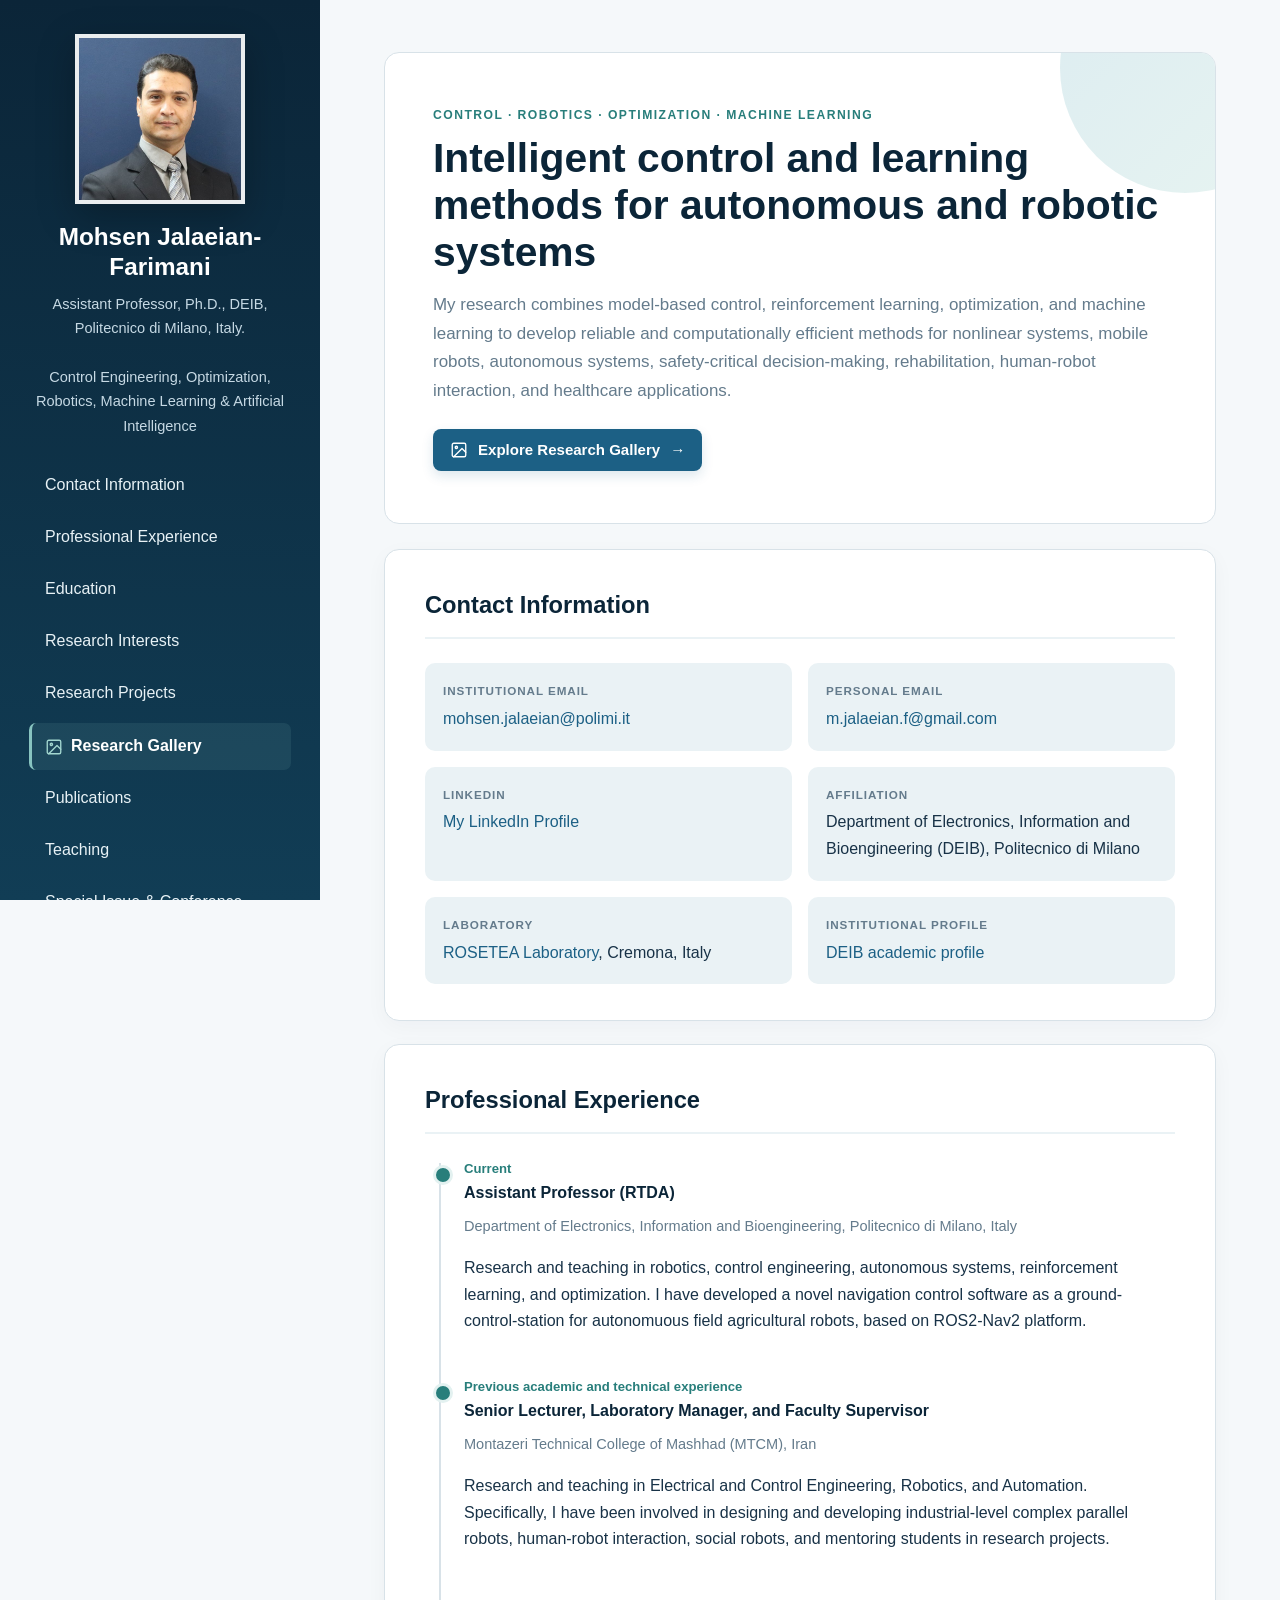
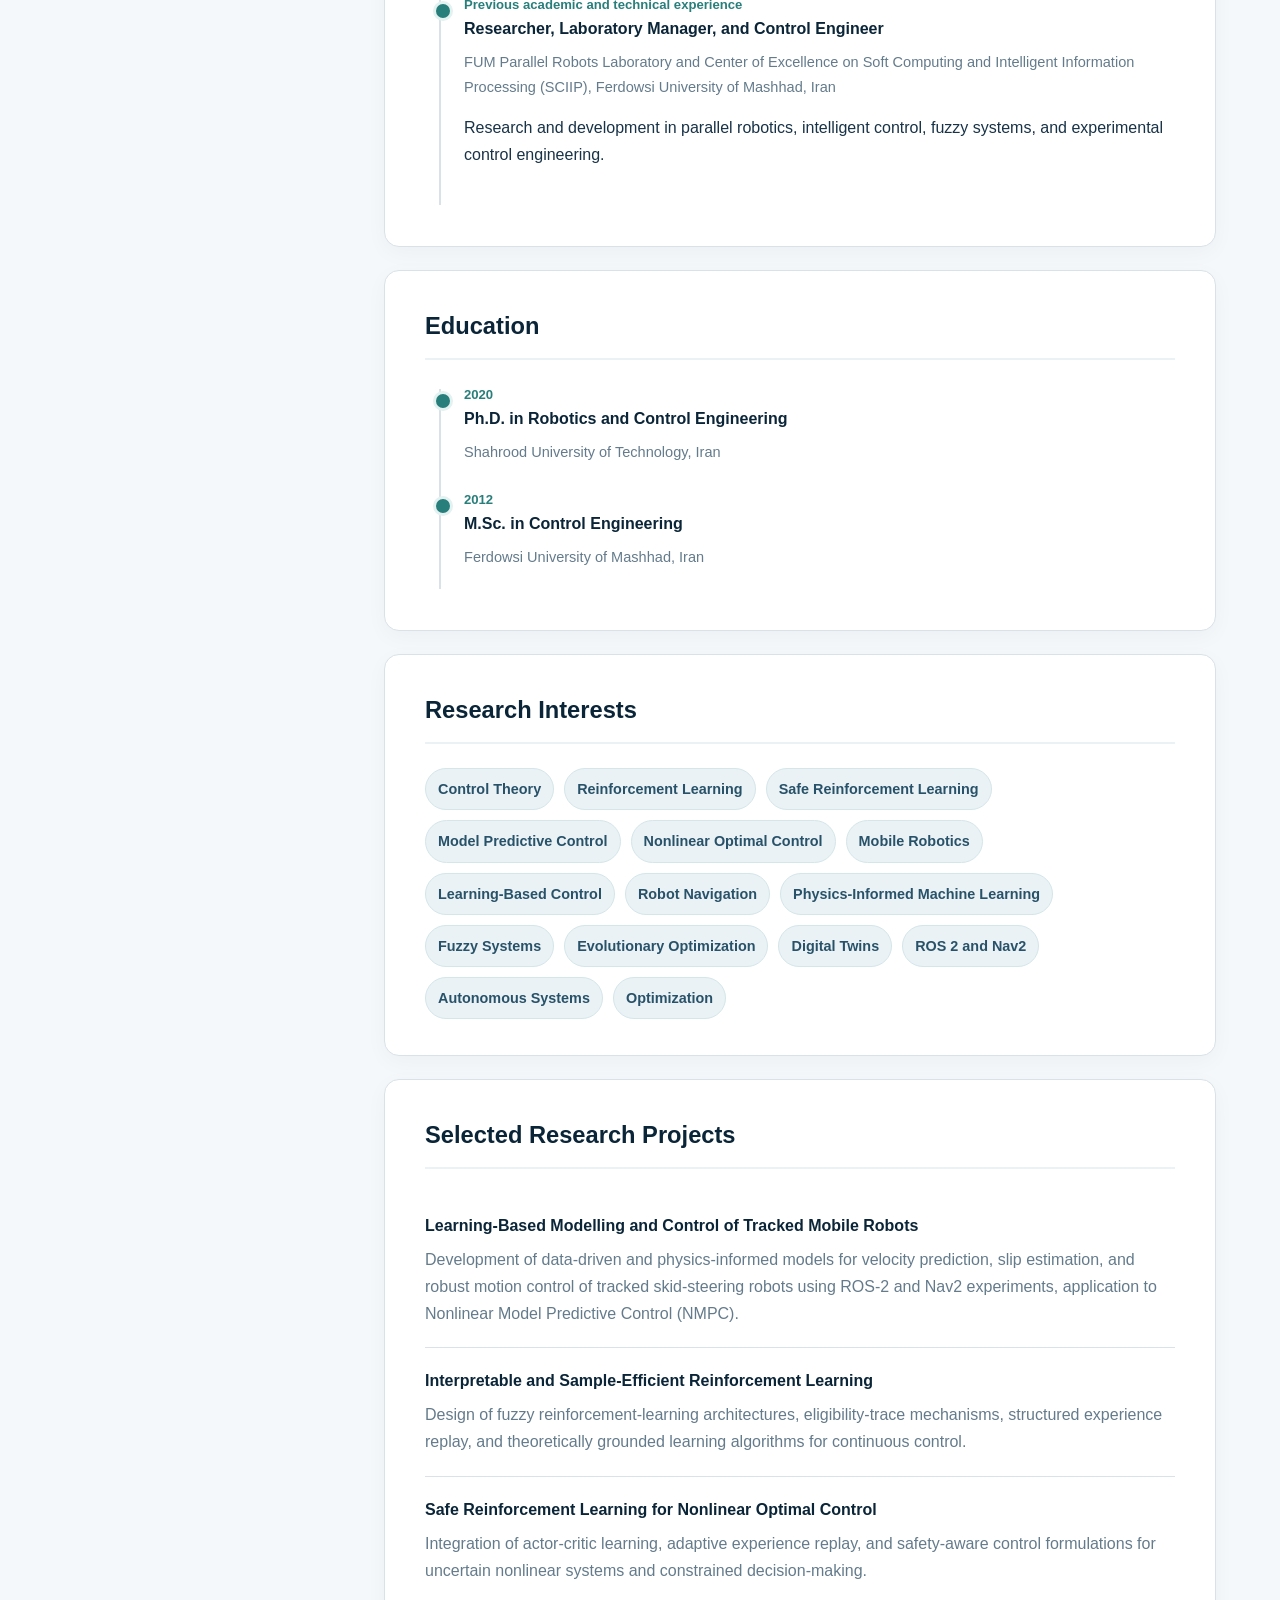
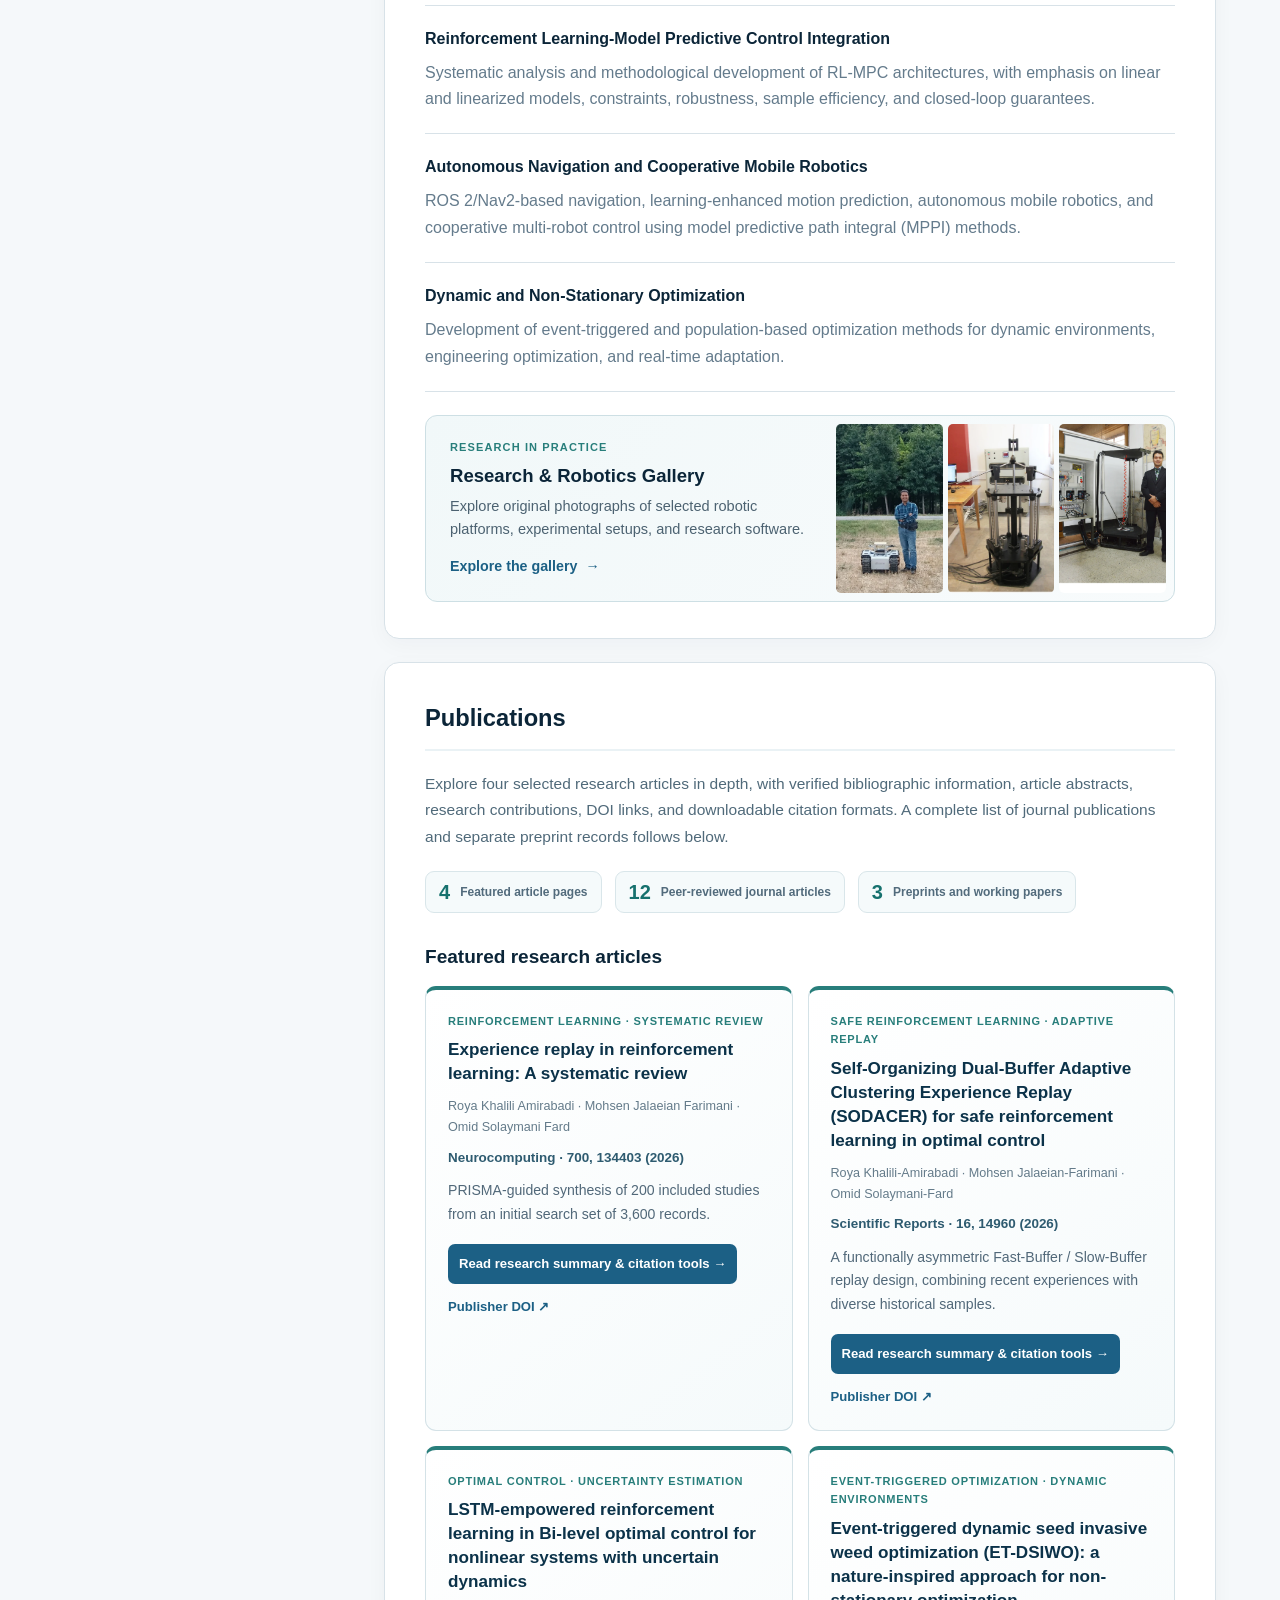
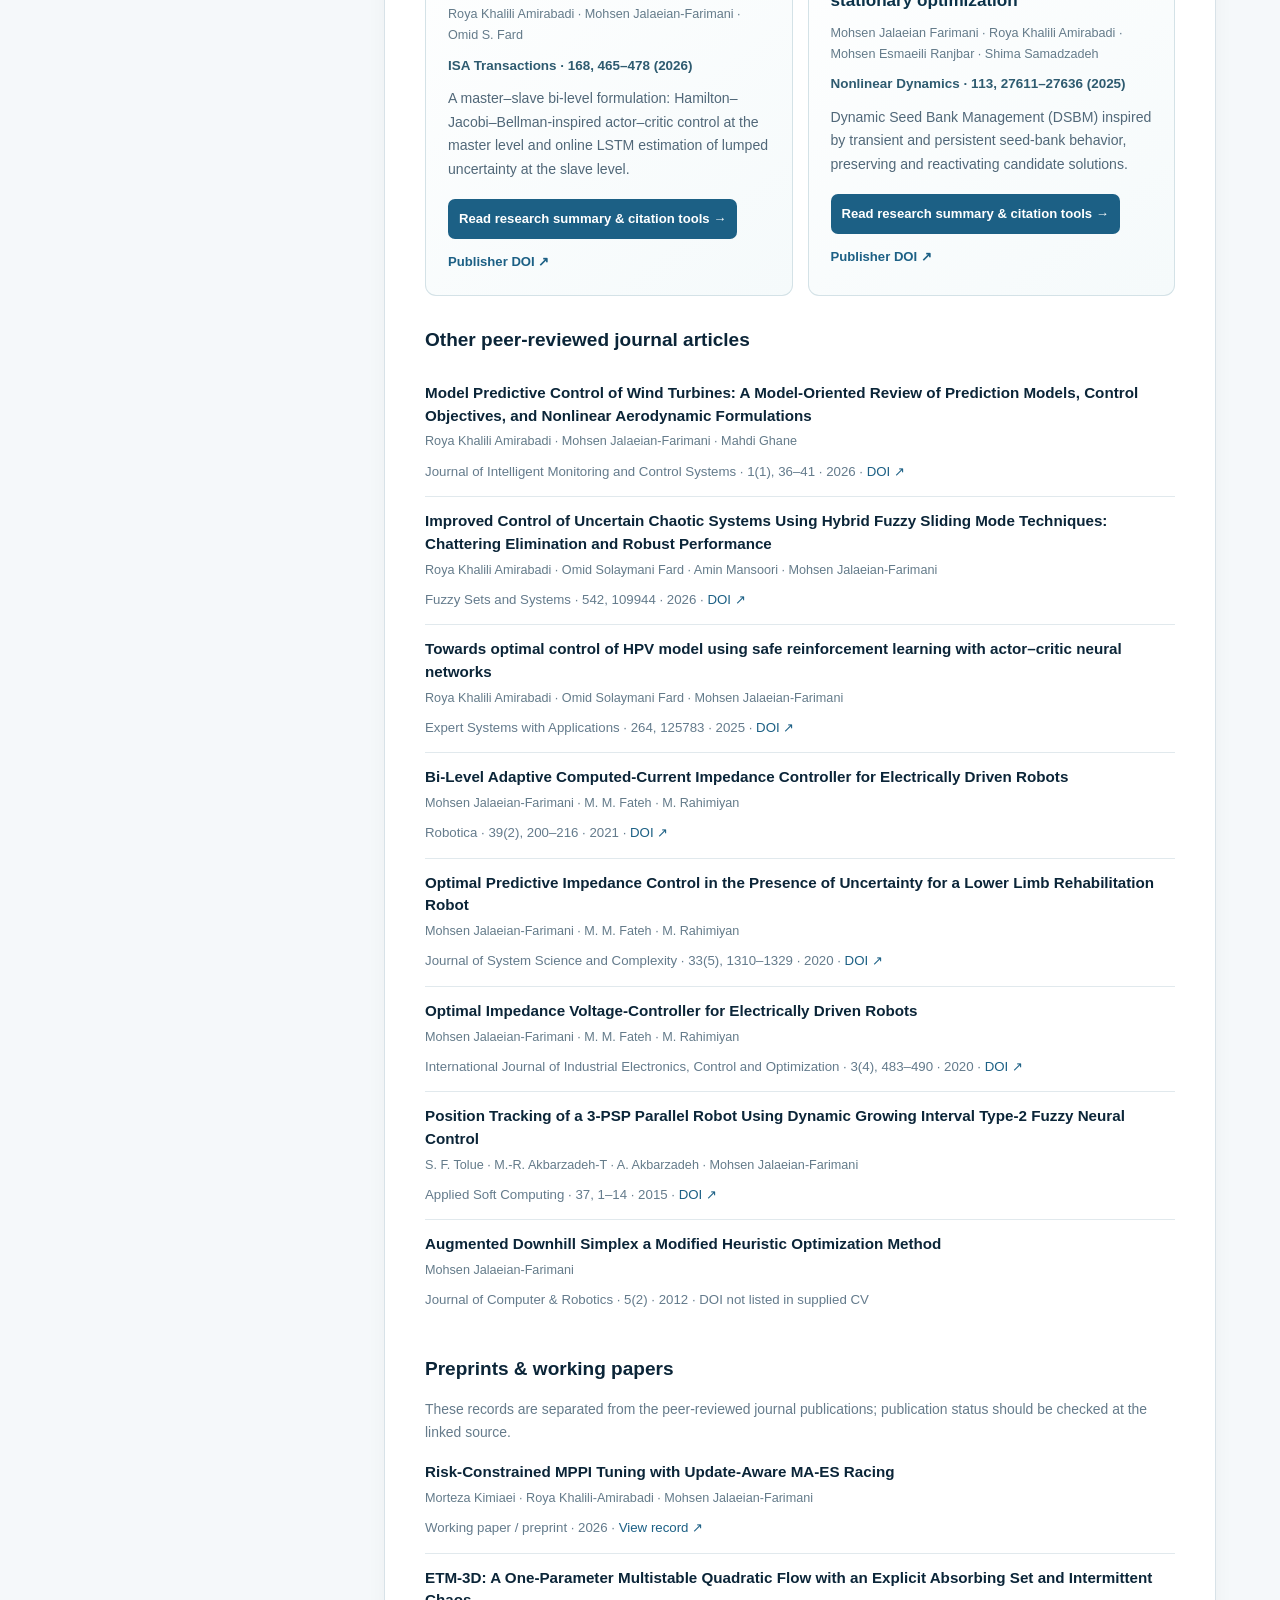
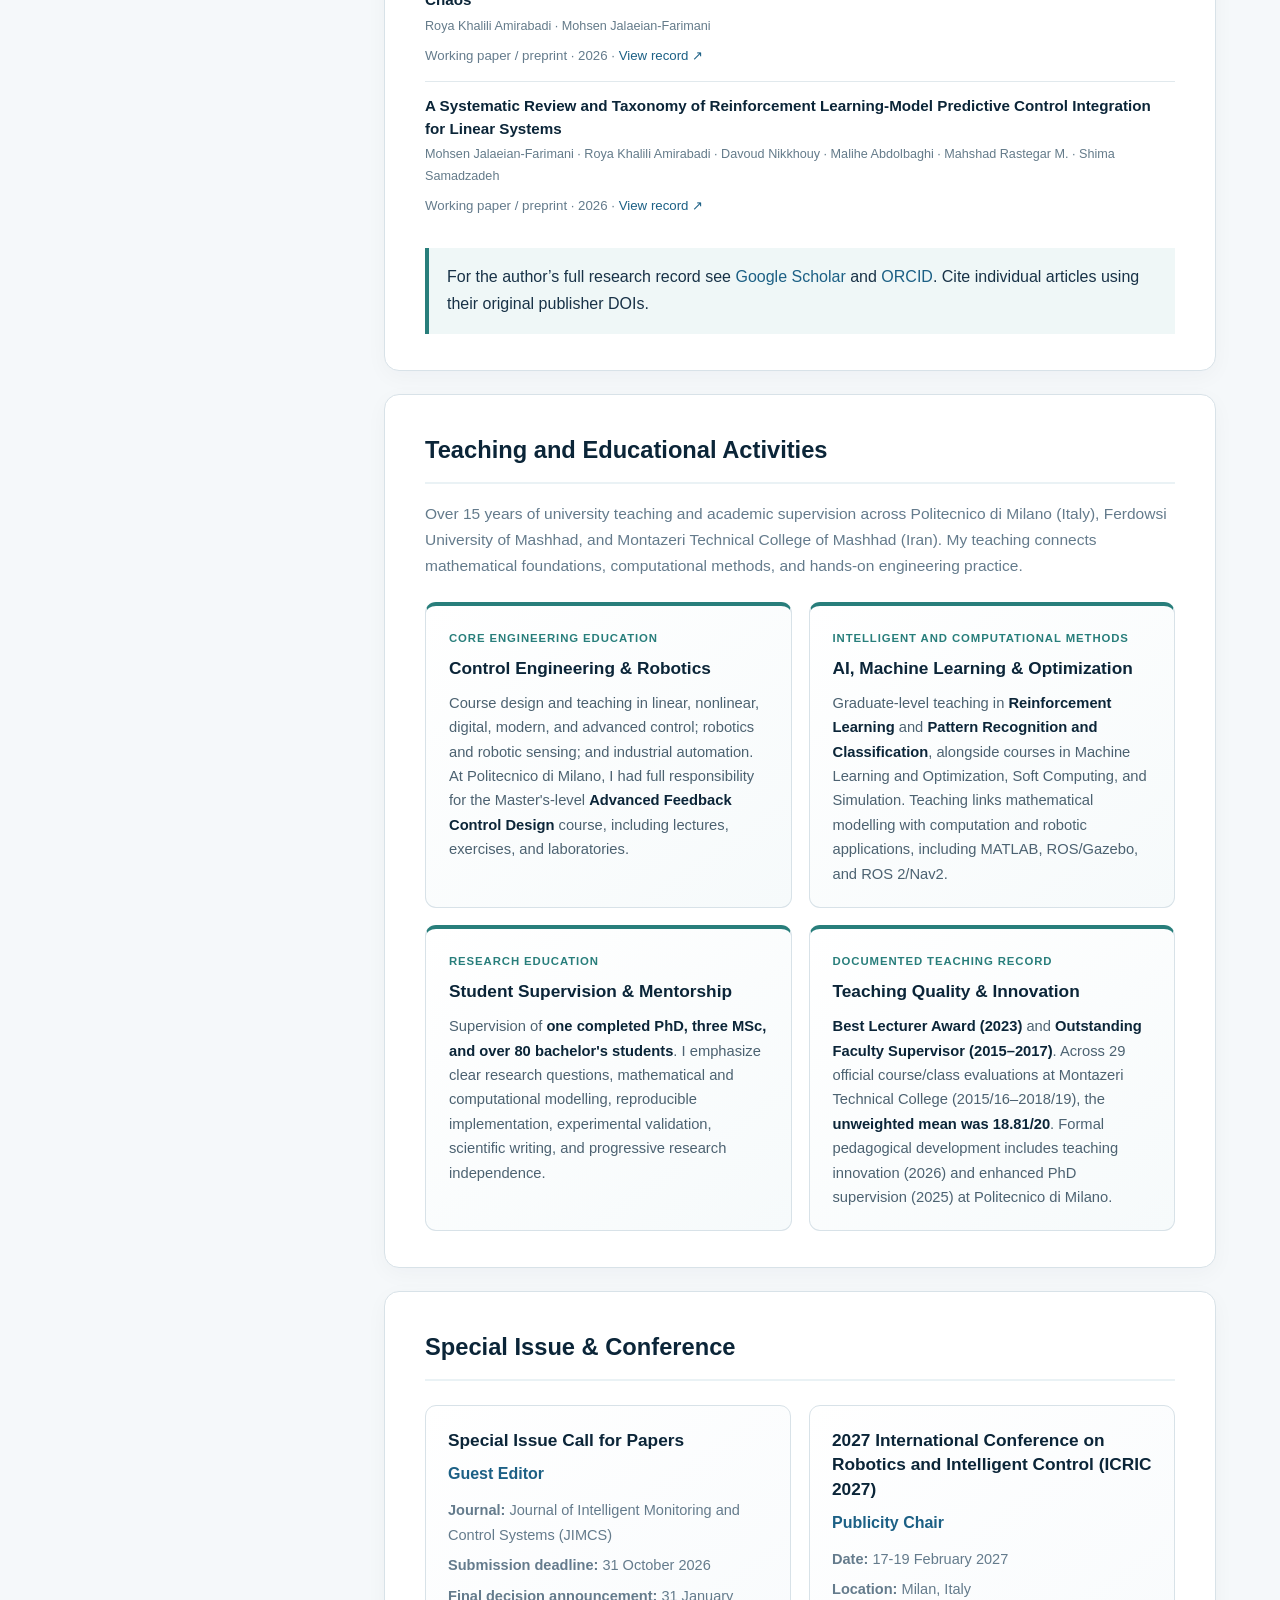
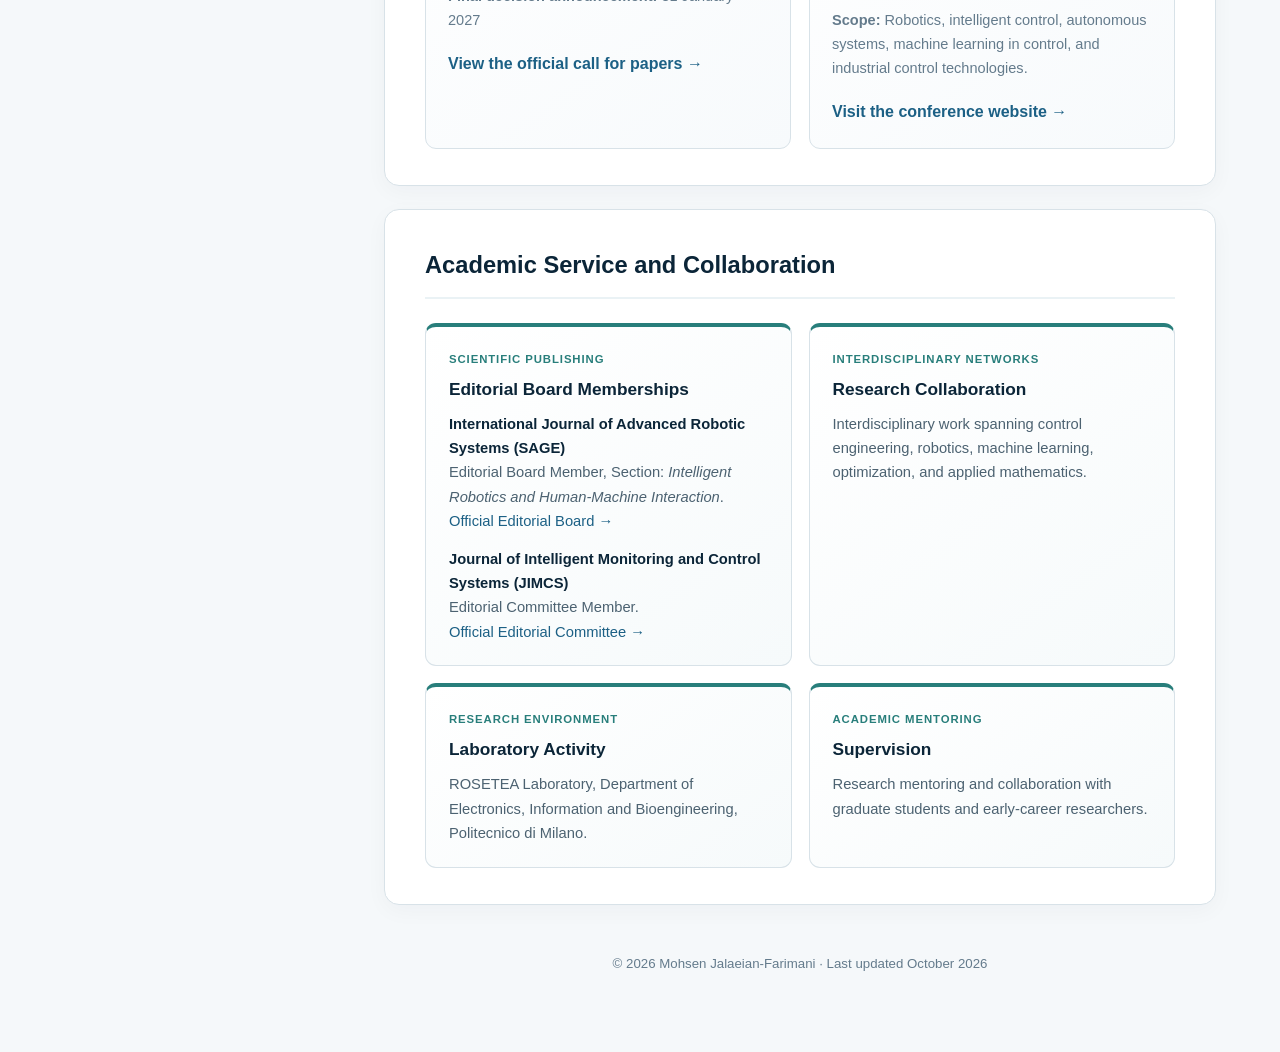
<file: index.html>
<!DOCTYPE html>
<html lang="en">
<head>
  <meta charset="UTF-8">
  <meta name="viewport" content="width=device-width, initial-scale=1.0">
  <meta name="description" content="Academic website of Mohsen Jalaeian-Farimani: control engineering, robotics, reinforcement learning, optimization, publications, and projects.">
  <meta name="author" content="Mohsen Jalaeian-Farimani">
  <title>Mohsen Jalaeian-Farimani | Control, Robotics and AI</title>
  <style>
    :root{--ink:#183247;--navy:#0b2538;--blue:#1c6085;--teal:#287e7b;--paper:#f5f8fa;--white:#fff;--muted:#647b8c;--line:#d8e2e8;--soft:#eaf2f5;--warn:#fff8df}
    *{box-sizing:border-box}html{scroll-behavior:smooth}body{margin:0;font-family:Inter,"Segoe UI",Arial,sans-serif;color:var(--ink);background:var(--paper);line-height:1.68}a{color:var(--blue);text-decoration:none}a:hover{text-decoration:underline}
    .shell{display:grid;grid-template-columns:320px minmax(0,1fr);min-height:100vh}.sidebar{position:fixed;left:0;top:0;bottom:0;width:320px;background:linear-gradient(180deg,var(--navy),#113d55);color:#fff;padding:34px 29px;overflow:auto}.portrait{width:170px;height:170px;object-fit:cover;display:block;margin:0 auto 18px;border:4px solid rgba(255,255,255,.92);box-shadow:0 12px 35px rgba(0,0,0,.25)}.name{text-align:center;font-size:1.52rem;line-height:1.25;margin:0}.subtitle{text-align:center;color:#c6d9e4;font-size:.91rem;margin:9px 0 24px}.sidebar nav a{display:flex;align-items:center;color:#e8f2f6;padding:10px 13px;border-radius:7px;margin:5px 0;border-left:3px solid transparent}.sidebar nav a:hover,.sidebar nav a.active{background:rgba(255,255,255,.1);border-left-color:#88c4c0;text-decoration:none}.quick-links{border-top:1px solid rgba(255,255,255,.18);margin-top:24px;padding-top:20px;display:flex;gap:10px;justify-content:center;flex-wrap:wrap}.quick-links a{font-size:.78rem;color:#e8f2f6;border:1px solid rgba(255,255,255,.3);padding:5px 9px;border-radius:999px}
    main{grid-column:2;padding:52px clamp(28px,5vw,78px);max-width:1280px}.hero{position:relative;overflow:hidden;background:#fff;border:1px solid var(--line);border-radius:15px;padding:52px 48px;margin-bottom:25px}.hero:after{content:"";position:absolute;width:250px;height:250px;border-radius:50%;right:-95px;top:-110px;background:linear-gradient(135deg,#dcecf1,#e7f4f1)}.eyebrow{color:var(--teal);font-weight:800;letter-spacing:.12em;text-transform:uppercase;font-size:.76rem}.hero h2{font-size:2.55rem;line-height:1.15;color:var(--navy);margin:10px 0 15px;max-width:820px}.hero p{font-size:1.06rem;color:var(--muted);max-width:850px;margin:0}.draft-note{margin-top:20px;background:var(--warn);border-left:4px solid #ca9b20;padding:12px 15px;font-size:.86rem;max-width:900px}
    section{background:#fff;border:1px solid var(--line);border-radius:15px;padding:36px 40px;margin:23px 0;box-shadow:0 6px 22px rgba(11,37,56,.035)}section h3{font-size:1.48rem;color:var(--navy);margin:0 0 24px;padding-bottom:11px;border-bottom:2px solid var(--soft)}h4{color:var(--navy);margin:0 0 7px}.grid{display:grid;grid-template-columns:repeat(auto-fit,minmax(240px,1fr));gap:16px}.card{padding:18px;background:var(--soft);border-radius:10px}.label{display:block;font-size:.73rem;text-transform:uppercase;letter-spacing:.08em;font-weight:800;color:var(--muted);margin-bottom:5px}.timeline{position:relative;margin-left:8px}.timeline:before{content:"";position:absolute;left:6px;top:5px;bottom:5px;width:2px;background:var(--line)}.timeline-item{position:relative;padding:0 0 25px 31px}.timeline-item:before{content:"";position:absolute;left:0;top:7px;width:14px;height:14px;border-radius:50%;background:var(--teal);border:3px solid #e3f1f0}.period{font-size:.82rem;color:var(--teal);font-weight:800}.meta{color:var(--muted);font-size:.91rem}.interests{display:flex;flex-wrap:wrap;gap:10px}.interest{background:var(--soft);border:1px solid #d4e6ea;padding:8px 12px;border-radius:999px;font-size:.9rem;font-weight:650;color:#285269}.project{padding:20px 0;border-bottom:1px solid var(--line)}.project:last-child,.pub:last-child{border-bottom:0}.project p{margin:6px 0 0;color:var(--muted)}.pub{padding:18px 0;border-bottom:1px solid var(--line)}.pub-title{font-weight:750;color:var(--navy)}.pub-meta{font-size:.9rem;color:var(--muted);margin-top:5px}.chips{margin-top:9px}.chip{display:inline-block;font-size:.71rem;font-weight:800;background:var(--soft);color:var(--blue);padding:3px 8px;border-radius:999px;margin:0 5px 4px 0}.two-col{display:grid;grid-template-columns:1fr 1fr;gap:20px}.event-grid{display:grid;grid-template-columns:repeat(auto-fit,minmax(290px,1fr));gap:18px}.event-card{padding:22px;border:1px solid var(--line);border-radius:11px;background:linear-gradient(145deg,#fff,#f7fafc)}.event-card h4{font-size:1.08rem;line-height:1.4;color:var(--navy);margin:0 0 9px}.event-role{font-weight:800;color:var(--blue);margin-bottom:10px}.event-meta{font-size:.91rem;color:var(--muted);margin:6px 0}.event-link{display:inline-block;margin-top:12px;font-weight:750}.callout{background:#eff7f7;border-left:4px solid var(--teal);padding:16px 18px;margin-top:18px}.footer{text-align:center;color:var(--muted);font-size:.83rem;padding:25px}
    @media(max-width:880px){.shell{display:block}.sidebar{position:relative;width:100%;bottom:auto}.portrait{width:135px;height:135px}.sidebar nav{display:flex;flex-wrap:wrap;justify-content:center}.sidebar nav a{display:inline-flex}main{padding:27px 17px}.hero,section{padding:27px 23px}.hero h2{font-size:1.85rem}.two-col{grid-template-columns:1fr}}
    @media print{.sidebar{display:none}.shell{display:block}main{padding:0;max-width:none}section,.hero{box-shadow:none;break-inside:avoid}.draft-note{display:none}}

    /* Teaching: four balanced, responsive academic-profile cards */
    .teaching-intro{max-width:880px;margin:-7px 0 23px;color:var(--muted);font-size:.97rem}
    .teaching-grid{display:grid;grid-template-columns:repeat(2,minmax(0,1fr));gap:17px}
    .teaching-card{min-width:0;padding:23px 23px 21px;border:1px solid var(--line);border-top:4px solid var(--teal);border-radius:11px;background:linear-gradient(145deg,#fff,#f6fafb)}
    .teaching-card-kicker{display:block;margin-bottom:9px;color:var(--teal);font-size:.71rem;letter-spacing:.08em;font-weight:800;text-transform:uppercase}
    .teaching-card h4{font-size:1.08rem;line-height:1.38;margin:0 0 10px}
    .teaching-card p{font-size:.92rem;line-height:1.66;color:#4c6271;margin:0}
    .teaching-card strong{color:var(--navy);font-weight:750}
    @media(max-width:650px){.teaching-grid{grid-template-columns:1fr}.teaching-card{padding:20px}}
    @media print{.teaching-card{break-inside:avoid}}

    /* Visible access to the existing research gallery - homepage additions only */
    .sidebar nav a.gallery-nav-link{gap:8px;margin-top:7px;background:rgba(136,196,192,.11);border-left-color:#88c4c0;color:#fff;font-weight:700}
    .sidebar nav a.gallery-nav-link:hover,.sidebar nav a.gallery-nav-link:focus-visible{background:rgba(136,196,192,.23);text-decoration:none}
    .gallery-nav-icon{width:18px;height:18px;flex:none;color:#a3d7d0}
    .hero-gallery-cta{display:inline-flex;align-items:center;gap:10px;margin-top:24px;padding:11px 17px;border-radius:8px;background:var(--blue);color:#fff;font-size:.94rem;font-weight:750;line-height:1.35;position:relative;z-index:1;box-shadow:0 5px 12px rgba(28,96,133,.15);transition:background .15s ease,transform .15s ease}
    .hero-gallery-cta:hover,.hero-gallery-cta:focus-visible{background:#104766;color:#fff;text-decoration:none;transform:translateY(-1px)}
    .hero-gallery-cta svg{width:18px;height:18px;flex:none}
    .research-gallery-feature{margin-top:23px;display:grid;grid-template-columns:minmax(0,1fr) minmax(230px,.9fr);gap:18px;align-items:stretch;border:1px solid #cddfe4;border-radius:12px;background:linear-gradient(130deg,#f1f8f9,#f8fbfc);overflow:hidden}
    .research-gallery-feature-copy{padding:22px 0 22px 24px;display:flex;flex-direction:column;justify-content:center;align-items:flex-start}
    .research-gallery-kicker{font-size:.69rem;letter-spacing:.1em;text-transform:uppercase;color:var(--teal);font-weight:800;margin-bottom:7px}
    .research-gallery-feature h4{font-size:1.16rem;line-height:1.35;margin:0 0 7px;color:var(--navy)}
    .research-gallery-feature p{font-size:.91rem;line-height:1.6;color:#4c6271;margin:0 0 13px}
    .research-gallery-feature-link{font-weight:750;font-size:.89rem;display:inline-flex;align-items:center;gap:8px}
    .research-gallery-preview{display:grid;grid-template-columns:1fr 1fr 1fr;gap:5px;padding:8px;min-height:178px;text-decoration:none}
    .research-gallery-preview img{display:block;min-width:0;width:100%;height:100%;max-height:190px;object-fit:cover;object-position:center;border-radius:5px;transition:filter .2s ease}
    .research-gallery-preview:hover img{filter:brightness(.93)}
    .research-gallery-preview:focus-visible,.research-gallery-feature-link:focus-visible,.hero-gallery-cta:focus-visible,.gallery-nav-link:focus-visible{outline:3px solid #4e9c97;outline-offset:3px}
    @media(max-width:720px){.research-gallery-feature{grid-template-columns:1fr;gap:0}.research-gallery-feature-copy{padding:20px 20px 8px}.research-gallery-preview{min-height:150px;max-height:177px;padding:9px 12px 12px}.research-gallery-preview img{max-height:156px}}
    @media(prefers-reduced-motion:reduce){.hero-gallery-cta,.research-gallery-preview img{transition:none}.hero-gallery-cta:hover{transform:none}}

    /* Publication discovery: styles scoped to the publications section only */
    #publications .pub-section-intro{color:#506a7a;max-width:850px;margin:-4px 0 21px;font-size:.97rem}
    #publications .pub-stat-strip{display:flex;flex-wrap:wrap;gap:13px;margin:0 0 25px}
    #publications .pub-stat-strip>div{display:flex;align-items:center;gap:10px;border:1px solid #d9e6ea;border-radius:9px;padding:10px 13px;background:#f5fafb}
    #publications .pub-stat-strip strong{font-size:1.25rem;line-height:1;color:#16716e}
    #publications .pub-stat-strip span{font-size:.75rem;color:#526b7c;font-weight:700}
    #publications .pub-section-subtitle{margin:28px 0 13px;font-size:1.19rem}
    #publications .pub-research-grid{display:grid;grid-template-columns:repeat(2,minmax(0,1fr));gap:15px}
    #publications .pub-research-feature{padding:22px;border:1px solid #d4e2e7;border-top:4px solid #287e7b;border-radius:11px;background:linear-gradient(143deg,#fff,#f5fafb)}
    #publications .pub-feature-overline{display:block;color:#287e7b;font-size:.69rem;font-weight:850;letter-spacing:.07em;text-transform:uppercase;margin-bottom:8px}
    #publications .pub-research-feature h4{font-size:1.07rem;line-height:1.4;margin:0 0 10px}
    #publications .pub-research-feature h4 a{color:#0b3249}
    #publications .pub-feature-meta{font-size:.79rem;color:#647b8a;margin:0 0 8px}
    #publications .pub-feature-journal{font-size:.84rem;font-weight:700;color:#2e5b70;margin:0 0 10px}
    #publications .pub-feature-summary{font-size:.88rem;color:#516879;margin:0 0 17px}
    #publications .pub-feature-actions{display:flex;gap:12px;flex-wrap:wrap;align-items:center;font-size:.82rem;font-weight:700}
    #publications .pub-primary-link{background:#1c6085;color:#fff!important;padding:9px 11px;border-radius:7px;text-decoration:none}
    #publications .pub-primary-link:hover{background:#114a69;text-decoration:none}
    #publications .pub-list-row{padding:13px 0;border-bottom:1px solid #e1e9ed}
    #publications .pub-list-row:last-child{border-bottom:0}
    #publications .pub-list-row h4{font-size:.95rem;line-height:1.5;margin:0 0 4px}
    #publications .pub-list-row .pub-meta{font-size:.83rem}
    #publications .pub-muted{color:#657b8b;font-size:.87rem;margin:0 0 4px}
    @media(max-width:700px){#publications .pub-research-grid{grid-template-columns:1fr}#publications .pub-research-feature{padding:19px}#publications .pub-stat-strip{gap:8px}}
  </style>
</head>
<body>
<div class="shell">
  <aside class="sidebar">
    <img class="portrait" src="foto.png" alt="Portrait of Mohsen Jalaeian-Farimani">
    <h1 class="name">Mohsen Jalaeian-Farimani</h1>
    <div class="subtitle">Assistant Professor, Ph.D., DEIB, Politecnico di Milano, Italy.</div>
    <div class="subtitle">Control Engineering, Optimization, Robotics, Machine Learning &amp; Artificial Intelligence</div>
    <nav aria-label="Website sections">
      <a href="#contact">Contact Information</a>
      <a href="#employment">Professional Experience</a>
      <a href="#education">Education</a>
      <a href="#interests">Research Interests</a>
      <a href="#projects">Research Projects</a>
      <a class="gallery-nav-link" href="gallery.html"><svg class="gallery-nav-icon" viewBox="0 0 24 24" fill="none" stroke="currentColor" stroke-width="1.8" stroke-linecap="round" stroke-linejoin="round" aria-hidden="true"><rect x="3" y="3" width="18" height="18" rx="2"/><circle cx="8.5" cy="8.5" r="1.5"/><path d="m21 15-5-5L5 21"/></svg> Research Gallery</a>
      <a href="#publications">Publications</a>
      <a href="#teaching">Teaching</a>
      <a href="#academic-events">Special Issue &amp; Conference</a>
      <a href="#service">Academic Service</a>
    </nav>
    <div class="quick-links">
      <a href="https://scholar.google.com/citations?hl=en&amp;user=LU7XWE8AAAAJ" target="_blank" rel="noopener">Scholar</a>
      <a href="https://re.public.polimi.it/cris/rp/rp246967" target="_blank" rel="noopener">Polimi Research</a>
      <a href="https://github.com/MohsenJalaeian" target="_blank" rel="noopener">GitHub</a>
      <a href="mailto:mohsen.jalaeian@polimi.it">Email</a>
    </div>
  </aside>

  <main>
    <header class="hero">
      <div class="eyebrow">Control · Robotics · Optimization · Machine Learning</div>
      <h2>Intelligent control and learning methods for autonomous and robotic systems</h2>
      <p>My research combines model-based control, reinforcement learning, optimization, and machine learning to develop reliable and computationally efficient methods for nonlinear systems, mobile robots, autonomous systems, safety-critical decision-making, rehabilitation, human-robot interaction, and healthcare applications.</p>
      <a class="hero-gallery-cta" href="gallery.html"><svg viewBox="0 0 24 24" fill="none" stroke="currentColor" stroke-width="1.8" stroke-linecap="round" stroke-linejoin="round" aria-hidden="true"><rect x="3" y="3" width="18" height="18" rx="2"/><circle cx="8.5" cy="8.5" r="1.5"/><path d="m21 15-5-5L5 21"/></svg>Explore Research Gallery <span aria-hidden="true">&rarr;</span></a>
    </header>

    <section id="contact">
      <h3>Contact Information</h3>
      <div class="grid">
        <div class="card"><span class="label">Institutional email</span><a href="mailto:mohsen.jalaeian@polimi.it">mohsen.jalaeian@polimi.it</a></div>
        <div class="card"><span class="label">Personal email</span><a href="mailto:m.jalaeian.f@gmail.com">m.jalaeian.f@gmail.com</a></div>
        <div class="card"><span class="label">LinkedIn</span><a href="https://www.linkedin.com/in/mohsen-jalaeian-farimani/">My LinkedIn Profile</a></div>
        <div class="card"><span class="label">Affiliation</span>Department of Electronics, Information and Bioengineering (DEIB), Politecnico di Milano</div>
        <div class="card"><span class="label">Laboratory</span><a href="https://rosetea.deib.polimi.it/?page_id=155" target="_blank" rel="noopener">ROSETEA Laboratory</a>, Cremona, Italy</div>
        <div class="card"><span class="label">Institutional profile</span><a href="https://www.deib.polimi.it/eng/people/details/2012404" target="_blank" rel="noopener">DEIB academic profile</a></div>
      </div>
    </section>

    <section id="employment">
      <h3>Professional Experience</h3>
      <div class="timeline">
        <div class="timeline-item"><div class="period">Current</div><h4>Assistant Professor (RTDA)</h4><div class="meta">Department of Electronics, Information and Bioengineering, Politecnico di Milano, Italy</div><p>Research and teaching in robotics, control engineering, autonomous systems, reinforcement learning, and optimization. I have developed a novel navigation control software as a ground-control-station for autonomuous field agricultural robots, based on ROS2-Nav2 platform.</p></div>
        <div class="timeline-item"><div class="period">Previous academic and technical experience</div><h4>Senior Lecturer, Laboratory Manager, and Faculty Supervisor</h4><div class="meta">Montazeri Technical College of Mashhad (MTCM), Iran</div><p>Research and teaching in Electrical and Control Engineering, Robotics, and Automation. Specifically, I have been involved in designing and developing industrial-level complex parallel robots, human-robot interaction, social robots, and mentoring students in research projects.</p></div>
        <div class="timeline-item"><div class="period">Previous academic and technical experience</div><h4>Researcher, Laboratory Manager, and Control Engineer</h4><div class="meta">FUM Parallel Robots Laboratory and Center of Excellence on Soft Computing and Intelligent Information Processing (SCIIP), Ferdowsi University of Mashhad, Iran</div><p>Research and development in parallel robotics, intelligent control, fuzzy systems, and experimental control engineering.</p></div>
      </div>
    </section>

    <section id="education">
      <h3>Education</h3>
      <div class="timeline">
        <div class="timeline-item"><div class="period">2020</div><h4>Ph.D. in Robotics and Control Engineering</h4><div class="meta">Shahrood University of Technology, Iran</div></div>
        <div class="timeline-item"><div class="period">2012</div><h4>M.Sc. in Control Engineering</h4><div class="meta">Ferdowsi University of Mashhad, Iran</div></div>
      </div>
    </section>

    <section id="interests">
      <h3>Research Interests</h3>
      <div class="interests">
        <span class="interest">Control Theory</span><span class="interest">Reinforcement Learning</span><span class="interest">Safe Reinforcement Learning</span><span class="interest">Model Predictive Control</span><span class="interest">Nonlinear Optimal Control</span><span class="interest">Mobile Robotics</span><span class="interest">Learning-Based Control</span><span class="interest">Robot Navigation</span><span class="interest">Physics-Informed Machine Learning</span><span class="interest">Fuzzy Systems</span><span class="interest">Evolutionary Optimization</span><span class="interest">Digital Twins</span><span class="interest">ROS 2 and Nav2</span><span class="interest">Autonomous Systems</span><span class="interest">Optimization</span>
      </div>
    </section>

    <section id="projects">
      <h3>Selected Research Projects</h3>
      <article class="project"><h4>Learning-Based Modelling and Control of Tracked Mobile Robots</h4><p>Development of data-driven and physics-informed models for velocity prediction, slip estimation, and robust motion control of tracked skid-steering robots using ROS-2 and Nav2 experiments, application to Nonlinear Model Predictive Control (NMPC).</p></article>
      <article class="project"><h4>Interpretable and Sample-Efficient Reinforcement Learning</h4><p>Design of fuzzy reinforcement-learning architectures, eligibility-trace mechanisms, structured experience replay, and theoretically grounded learning algorithms for continuous control.</p></article>
      <article class="project"><h4>Safe Reinforcement Learning for Nonlinear Optimal Control</h4><p>Integration of actor-critic learning, adaptive experience replay, and safety-aware control formulations for uncertain nonlinear systems and constrained decision-making.</p></article>
      <article class="project"><h4>Reinforcement Learning-Model Predictive Control Integration</h4><p>Systematic analysis and methodological development of RL-MPC architectures, with emphasis on linear and linearized models, constraints, robustness, sample efficiency, and closed-loop guarantees.</p></article>
      <article class="project"><h4>Autonomous Navigation and Cooperative Mobile Robotics</h4><p>ROS 2/Nav2-based navigation, learning-enhanced motion prediction, autonomous mobile robotics, and cooperative multi-robot control using model predictive path integral (MPPI) methods.</p></article>
      <article class="project"><h4>Dynamic and Non-Stationary Optimization</h4><p>Development of event-triggered and population-based optimization methods for dynamic environments, engineering optimization, and real-time adaptation.</p></article>
      <aside class="research-gallery-feature" aria-label="Research and robotics gallery preview">
        <div class="research-gallery-feature-copy">
          <span class="research-gallery-kicker">Research in practice</span>
          <h4>Research &amp; Robotics Gallery</h4>
          <p>Explore original photographs of selected robotic platforms, experimental setups, and research software.</p>
          <a class="research-gallery-feature-link" href="gallery.html">Explore the gallery <span aria-hidden="true">&rarr;</span></a>
        </div>
        <a class="research-gallery-preview" href="gallery.html" aria-label="View the research gallery of original project photographs">
          <img src="images/gallery/agricultural-field-robot.webp" alt="Autonomous agricultural robot in a field" loading="lazy" decoding="async">
          <img src="images/gallery/three-psp-parallel-robot.webp" alt="3-PSP parallel robot experimental testbed" loading="lazy" decoding="async">
          <img src="images/gallery/delta-robot-3d-printer.webp" alt="Delta-robot additive manufacturing platform" loading="lazy" decoding="async">
        </a>
      </aside>
    </section>

    <section id="publications">
      <h3>Publications</h3>
      <p class="pub-section-intro">Explore four selected research articles in depth, with verified bibliographic information, article abstracts, research contributions, DOI links, and downloadable citation formats. A complete list of journal publications and separate preprint records follows below.</p>
      <div class="pub-stat-strip" aria-label="Publication index summary"><div><strong>4</strong><span>Featured article pages</span></div><div><strong>12</strong><span>Peer-reviewed journal articles</span></div><div><strong>3</strong><span>Preprints and working papers</span></div></div>
      <h4 class="pub-section-subtitle">Featured research articles</h4>
      <div class="pub-research-grid"><article class="pub-research-feature"><span class="pub-feature-overline">Reinforcement learning · Systematic review</span><h4><a href="papers/experience-replay-systematic-review.html">Experience replay in reinforcement learning: A systematic review</a></h4><p class="pub-feature-meta">Roya Khalili Amirabadi · Mohsen Jalaeian Farimani · Omid Solaymani Fard</p><p class="pub-feature-journal">Neurocomputing · 700, 134403 (2026)</p><p class="pub-feature-summary">PRISMA-guided synthesis of 200 included studies from an initial search set of 3,600 records.</p><div class="pub-feature-actions"><a class="pub-primary-link" href="papers/experience-replay-systematic-review.html">Read research summary &amp; citation tools →</a><a href="https://doi.org/10.1016/j.neucom.2026.134403" target="_blank" rel="noopener noreferrer">Publisher DOI ↗</a></div></article><article class="pub-research-feature"><span class="pub-feature-overline">Safe reinforcement learning · Adaptive replay</span><h4><a href="papers/sodacer-safe-reinforcement-learning.html">Self-Organizing Dual-Buffer Adaptive Clustering Experience Replay (SODACER) for safe reinforcement learning in optimal control</a></h4><p class="pub-feature-meta">Roya Khalili-Amirabadi · Mohsen Jalaeian-Farimani · Omid Solaymani-Fard</p><p class="pub-feature-journal">Scientific Reports · 16, 14960 (2026)</p><p class="pub-feature-summary">A functionally asymmetric Fast-Buffer / Slow-Buffer replay design, combining recent experiences with diverse historical samples.</p><div class="pub-feature-actions"><a class="pub-primary-link" href="papers/sodacer-safe-reinforcement-learning.html">Read research summary &amp; citation tools →</a><a href="https://doi.org/10.1038/s41598-026-44517-1" target="_blank" rel="noopener noreferrer">Publisher DOI ↗</a></div></article><article class="pub-research-feature"><span class="pub-feature-overline">Optimal control · Uncertainty estimation</span><h4><a href="papers/lstm-bilevel-optimal-control.html">LSTM-empowered reinforcement learning in Bi-level optimal control for nonlinear systems with uncertain dynamics</a></h4><p class="pub-feature-meta">Roya Khalili Amirabadi · Mohsen Jalaeian-Farimani · Omid S. Fard</p><p class="pub-feature-journal">ISA Transactions · 168, 465–478 (2026)</p><p class="pub-feature-summary">A master–slave bi-level formulation: Hamilton–Jacobi–Bellman-inspired actor–critic control at the master level and online LSTM estimation of lumped uncertainty at the slave level.</p><div class="pub-feature-actions"><a class="pub-primary-link" href="papers/lstm-bilevel-optimal-control.html">Read research summary &amp; citation tools →</a><a href="https://doi.org/10.1016/j.isatra.2025.11.027" target="_blank" rel="noopener noreferrer">Publisher DOI ↗</a></div></article><article class="pub-research-feature"><span class="pub-feature-overline">Event-triggered optimization · Dynamic environments</span><h4><a href="papers/et-dsiwo-dynamic-optimization.html">Event-triggered dynamic seed invasive weed optimization (ET-DSIWO): a nature-inspired approach for non-stationary optimization</a></h4><p class="pub-feature-meta">Mohsen Jalaeian Farimani · Roya Khalili Amirabadi · Mohsen Esmaeili Ranjbar · Shima Samadzadeh</p><p class="pub-feature-journal">Nonlinear Dynamics · 113, 27611–27636 (2025)</p><p class="pub-feature-summary">Dynamic Seed Bank Management (DSBM) inspired by transient and persistent seed-bank behavior, preserving and reactivating candidate solutions.</p><div class="pub-feature-actions"><a class="pub-primary-link" href="papers/et-dsiwo-dynamic-optimization.html">Read research summary &amp; citation tools →</a><a href="https://doi.org/10.1007/s11071-025-11513-5" target="_blank" rel="noopener noreferrer">Publisher DOI ↗</a></div></article></div>
      <h4 class="pub-section-subtitle">Other peer-reviewed journal articles</h4>
      <div class="pub-list"><article class="pub-list-row"><h4>Model Predictive Control of Wind Turbines: A Model-Oriented Review of Prediction Models, Control Objectives, and Nonlinear Aerodynamic Formulations</h4><div class="pub-feature-meta">Roya Khalili Amirabadi · Mohsen Jalaeian-Farimani · Mahdi Ghane</div><div class="pub-meta">Journal of Intelligent Monitoring and Control Systems · 1(1), 36–41 · 2026 · <a href="https://doi.org/10.65098/jimcs.01.2026.35.41" target="_blank" rel="noopener noreferrer">DOI ↗</a></div></article><article class="pub-list-row"><h4>Improved Control of Uncertain Chaotic Systems Using Hybrid Fuzzy Sliding Mode Techniques: Chattering Elimination and Robust Performance</h4><div class="pub-feature-meta">Roya Khalili Amirabadi · Omid Solaymani Fard · Amin Mansoori · Mohsen Jalaeian-Farimani</div><div class="pub-meta">Fuzzy Sets and Systems · 542, 109944 · 2026 · <a href="https://doi.org/10.1016/j.fss.2026.109944" target="_blank" rel="noopener noreferrer">DOI ↗</a></div></article><article class="pub-list-row"><h4>Towards optimal control of HPV model using safe reinforcement learning with actor–critic neural networks</h4><div class="pub-feature-meta">Roya Khalili Amirabadi · Omid Solaymani Fard · Mohsen Jalaeian-Farimani</div><div class="pub-meta">Expert Systems with Applications · 264, 125783 · 2025 · <a href="https://doi.org/10.1016/j.eswa.2024.125783" target="_blank" rel="noopener noreferrer">DOI ↗</a></div></article><article class="pub-list-row"><h4>Bi-Level Adaptive Computed-Current Impedance Controller for Electrically Driven Robots</h4><div class="pub-feature-meta">Mohsen Jalaeian-Farimani · M. M. Fateh · M. Rahimiyan</div><div class="pub-meta">Robotica · 39(2), 200–216 · 2021 · <a href="https://doi.org/10.1017/S0263574720000314" target="_blank" rel="noopener noreferrer">DOI ↗</a></div></article><article class="pub-list-row"><h4>Optimal Predictive Impedance Control in the Presence of Uncertainty for a Lower Limb Rehabilitation Robot</h4><div class="pub-feature-meta">Mohsen Jalaeian-Farimani · M. M. Fateh · M. Rahimiyan</div><div class="pub-meta">Journal of System Science and Complexity · 33(5), 1310–1329 · 2020 · <a href="https://doi.org/10.1007/s11424-020-8335-5" target="_blank" rel="noopener noreferrer">DOI ↗</a></div></article><article class="pub-list-row"><h4>Optimal Impedance Voltage-Controller for Electrically Driven Robots</h4><div class="pub-feature-meta">Mohsen Jalaeian-Farimani · M. M. Fateh · M. Rahimiyan</div><div class="pub-meta">International Journal of Industrial Electronics, Control and Optimization · 3(4), 483–490 · 2020 · <a href="https://doi.org/10.22111/ieco.2020.33183.1247" target="_blank" rel="noopener noreferrer">DOI ↗</a></div></article><article class="pub-list-row"><h4>Position Tracking of a 3-PSP Parallel Robot Using Dynamic Growing Interval Type-2 Fuzzy Neural Control</h4><div class="pub-feature-meta">S. F. Tolue · M.-R. Akbarzadeh-T · A. Akbarzadeh · Mohsen Jalaeian-Farimani</div><div class="pub-meta">Applied Soft Computing · 37, 1–14 · 2015 · <a href="https://doi.org/10.1016/j.asoc.2015.07.015" target="_blank" rel="noopener noreferrer">DOI ↗</a></div></article><article class="pub-list-row"><h4>Augmented Downhill Simplex a Modified Heuristic Optimization Method</h4><div class="pub-feature-meta">Mohsen Jalaeian-Farimani</div><div class="pub-meta">Journal of Computer &amp; Robotics · 5(2) · 2012 · DOI not listed in supplied CV</div></article></div>
      <h4 class="pub-section-subtitle">Preprints &amp; working papers</h4>
      <p class="pub-muted">These records are separated from the peer-reviewed journal publications; publication status should be checked at the linked source.</p>
      <div class="pub-list"><article class="pub-list-row"><h4>Risk-Constrained MPPI Tuning with Update-Aware MA-ES Racing</h4><div class="pub-feature-meta">Morteza Kimiaei · Roya Khalili-Amirabadi · Mohsen Jalaeian-Farimani</div><div class="pub-meta">Working paper / preprint · 2026 · <a href="https://optimization-online.org/?p=37297" target="_blank" rel="noopener noreferrer">View record ↗</a></div></article><article class="pub-list-row"><h4>ETM-3D: A One-Parameter Multistable Quadratic Flow with an Explicit Absorbing Set and Intermittent Chaos</h4><div class="pub-feature-meta">Roya Khalili Amirabadi · Mohsen Jalaeian-Farimani</div><div class="pub-meta">Working paper / preprint · 2026 · <a href="https://arxiv.org/abs/2610.04768" target="_blank" rel="noopener noreferrer">View record ↗</a></div></article><article class="pub-list-row"><h4>A Systematic Review and Taxonomy of Reinforcement Learning-Model Predictive Control Integration for Linear Systems</h4><div class="pub-feature-meta">Mohsen Jalaeian-Farimani · Roya Khalili Amirabadi · Davoud Nikkhouy · Malihe Abdolbaghi · Mahshad Rastegar M. · Shima Samadzadeh</div><div class="pub-meta">Working paper / preprint · 2026 · <a href="https://arxiv.org/abs/2604.21030" target="_blank" rel="noopener noreferrer">View record ↗</a></div></article></div>
      <div class="callout">For the author’s full research record see <a href="https://scholar.google.com/citations?hl=en&amp;user=LU7XWE8AAAAJ" target="_blank" rel="noopener noreferrer">Google Scholar</a> and <a href="https://orcid.org/0000-0002-4910-309X" target="_blank" rel="noopener noreferrer">ORCID</a>. Cite individual articles using their original publisher DOIs.</div>
    </section>

    <section id="teaching" aria-labelledby="teaching-title">
      <h3 id="teaching-title">Teaching and Educational Activities</h3>
      <p class="teaching-intro">Over 15 years of university teaching and academic supervision across Politecnico di Milano (Italy), Ferdowsi University of Mashhad, and Montazeri Technical College of Mashhad (Iran). My teaching connects mathematical foundations, computational methods, and hands-on engineering practice.</p>
      <div class="teaching-grid">
        <article class="teaching-card">
          <span class="teaching-card-kicker">Core engineering education</span>
          <h4>Control Engineering &amp; Robotics</h4>
          <p>Course design and teaching in linear, nonlinear, digital, modern, and advanced control; robotics and robotic sensing; and industrial automation. At Politecnico di Milano, I had full responsibility for the Master's-level <strong>Advanced Feedback Control Design</strong> course, including lectures, exercises, and laboratories.</p>
        </article>
        <article class="teaching-card">
          <span class="teaching-card-kicker">Intelligent and computational methods</span>
          <h4>AI, Machine Learning &amp; Optimization</h4>
          <p>Graduate-level teaching in <strong>Reinforcement Learning</strong> and <strong>Pattern Recognition and Classification</strong>, alongside courses in Machine Learning and Optimization, Soft Computing, and Simulation. Teaching links mathematical modelling with computation and robotic applications, including MATLAB, ROS/Gazebo, and ROS 2/Nav2.</p>
        </article>
        <article class="teaching-card">
          <span class="teaching-card-kicker">Research education</span>
          <h4>Student Supervision &amp; Mentorship</h4>
          <p>Supervision of <strong>one completed PhD, three MSc, and over 80 bachelor's students</strong>. I emphasize clear research questions, mathematical and computational modelling, reproducible implementation, experimental validation, scientific writing, and progressive research independence.</p>
        </article>
        <article class="teaching-card">
          <span class="teaching-card-kicker">Documented teaching record</span>
          <h4>Teaching Quality &amp; Innovation</h4>
          <p><strong>Best Lecturer Award (2023)</strong> and <strong>Outstanding Faculty Supervisor (2015–2017)</strong>. Across 29 official course/class evaluations at Montazeri Technical College (2015/16–2018/19), the <strong>unweighted mean was 18.81/20</strong>. Formal pedagogical development includes teaching innovation (2026) and enhanced PhD supervision (2025) at Politecnico di Milano.</p>
        </article>
      </div>
    </section>

    <section id="academic-events">
      <h3>Special Issue &amp; Conference</h3>
      <div class="event-grid">
        <article class="event-card">
          <h4>Special Issue Call for Papers</h4>
          <div class="event-role">Guest Editor</div>
          <div class="event-meta"><strong>Journal:</strong> Journal of Intelligent Monitoring and Control Systems (JIMCS)</div>
          <div class="event-meta"><strong>Submission deadline:</strong> 31 October 2026</div>
          <div class="event-meta"><strong>Final decision announcement:</strong> 31 January 2027</div>
          <a class="event-link" href="https://www.volksonpress.com/journal/jimcs/call-for-papers/2084162466402562049" target="_blank" rel="noopener noreferrer">View the official call for papers →</a>
        </article>

        <article class="event-card">
          <h4>2027 International Conference on Robotics and Intelligent Control (ICRIC 2027)</h4>
          <div class="event-role">Publicity Chair</div>
          <div class="event-meta"><strong>Date:</strong> 17-19 February 2027</div>
          <div class="event-meta"><strong>Location:</strong> Milan, Italy</div>
          <div class="event-meta"><strong>Scope:</strong> Robotics, intelligent control, autonomous systems, machine learning in control, and industrial control technologies.</div>
          <a class="event-link" href="https://icric.org/" target="_blank" rel="noopener noreferrer">Visit the conference website →</a>
        </article>
      </div>
    </section>

    <section id="service">
      <h3>Academic Service and Collaboration</h3>
      <div class="teaching-grid">
        <article class="teaching-card">
          <span class="teaching-card-kicker">Scientific publishing</span>
          <h4>Editorial Board Memberships</h4>
          <p><strong>International Journal of Advanced Robotic Systems (SAGE)</strong><br>
          Editorial Board Member, Section: <em>Intelligent Robotics and Human-Machine Interaction</em>.<br>
          <a href="https://journals.sagepub.com/editorial-board/ARX" target="_blank" rel="noopener noreferrer">Official Editorial Board &rarr;</a></p>
          <p style="margin-top:13px"><strong>Journal of Intelligent Monitoring and Control Systems (JIMCS)</strong><br>
          Editorial Committee Member.<br>
          <a href="https://www.volksonpress.com/journal/jimcs/editorial-board" target="_blank" rel="noopener noreferrer">Official Editorial Committee &rarr;</a></p>
        </article>
        <article class="teaching-card">
          <span class="teaching-card-kicker">Interdisciplinary networks</span>
          <h4>Research Collaboration</h4>
          <p>Interdisciplinary work spanning control engineering, robotics, machine learning, optimization, and applied mathematics.</p>
        </article>
        <article class="teaching-card">
          <span class="teaching-card-kicker">Research environment</span>
          <h4>Laboratory Activity</h4>
          <p>ROSETEA Laboratory, Department of Electronics, Information and Bioengineering, Politecnico di Milano.</p>
        </article>
        <article class="teaching-card">
          <span class="teaching-card-kicker">Academic mentoring</span>
          <h4>Supervision</h4>
          <p>Research mentoring and collaboration with graduate students and early-career researchers.</p>
        </article>
      </div>
    </section>
    <div class="footer">© <span id="year"></span> Mohsen Jalaeian-Farimani · Last updated <span id="updated"></span></div>
  </main>
</div>
<script>
  document.getElementById('year').textContent=new Date().getFullYear();
  document.getElementById('updated').textContent='October 2026';
  const links=[...document.querySelectorAll('nav a')], sections=[...document.querySelectorAll('main section')];
  const observer=new IntersectionObserver(entries=>entries.forEach(entry=>{if(entry.isIntersecting){links.forEach(a=>a.classList.toggle('active',a.getAttribute('href')==='#'+entry.target.id));}}),{rootMargin:'-30% 0px -60%'});
  sections.forEach(s=>observer.observe(s));
</script>
</body>
</html>
</file>
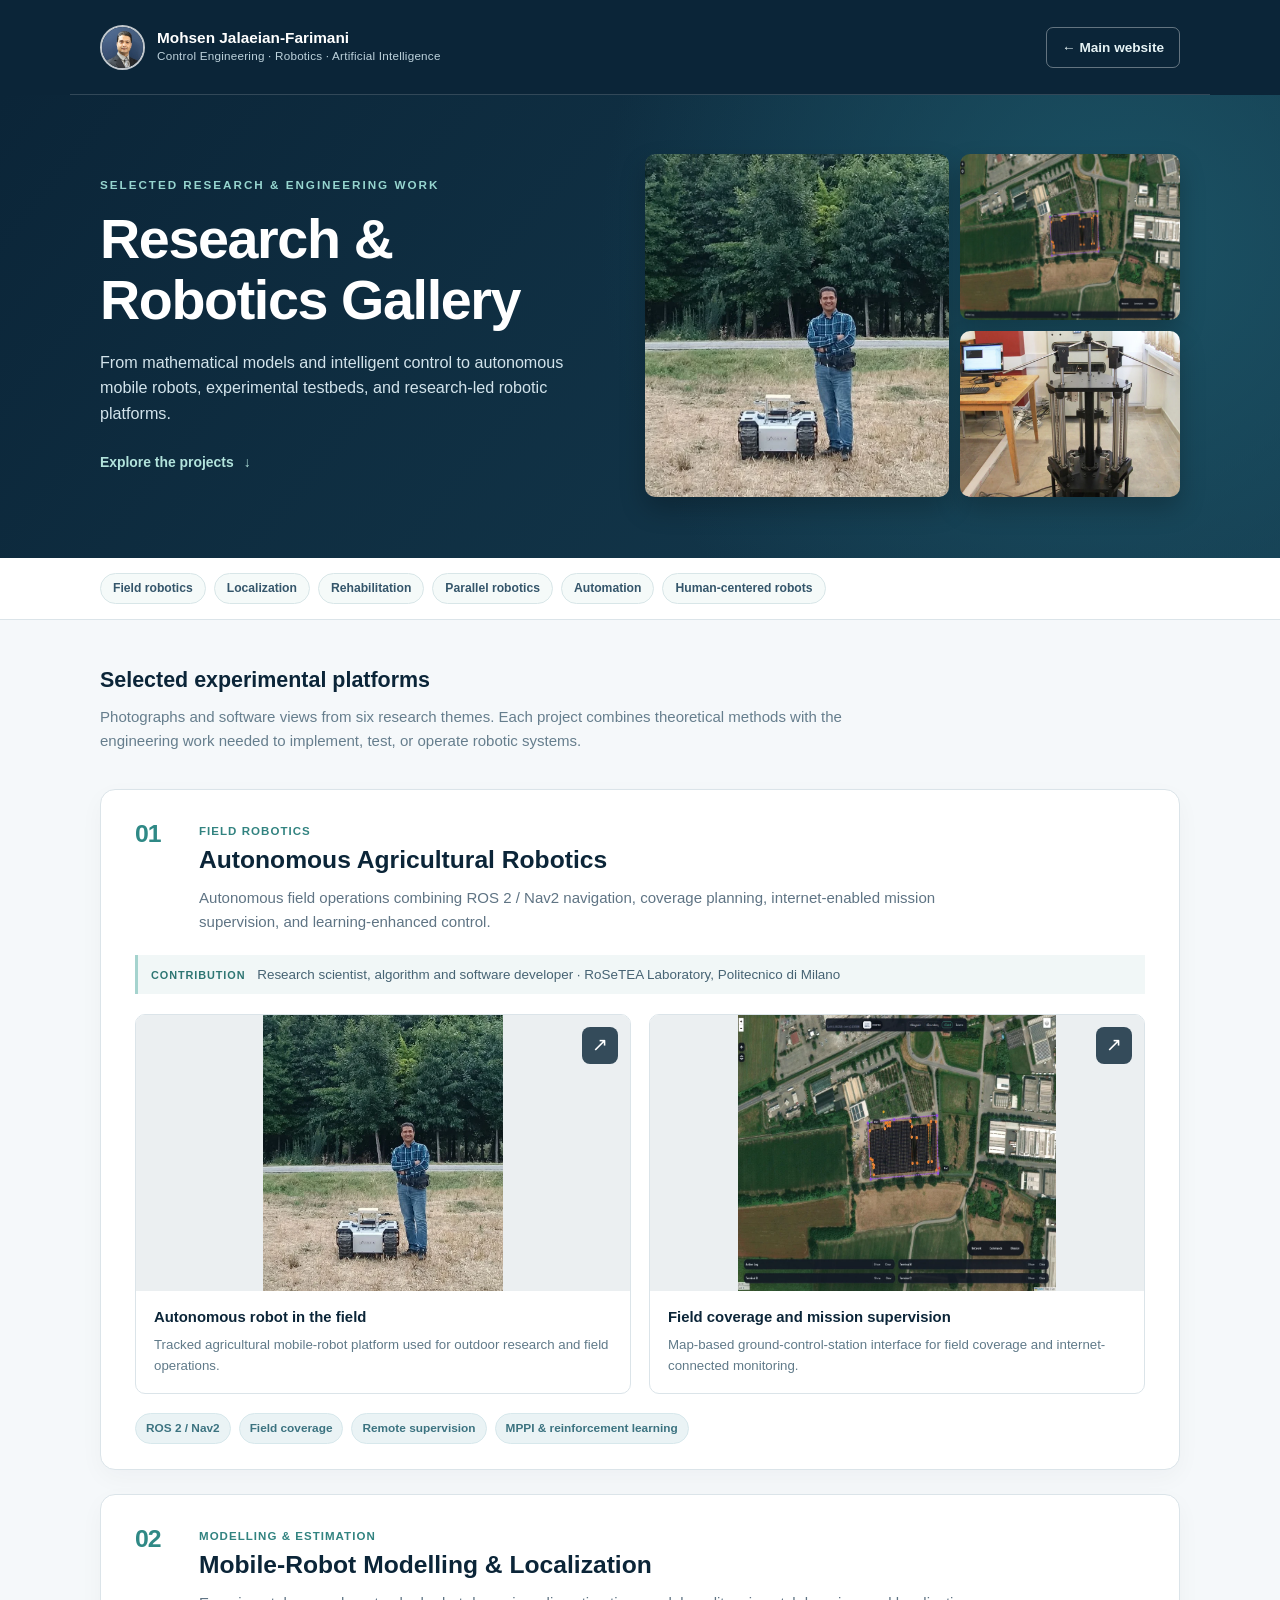
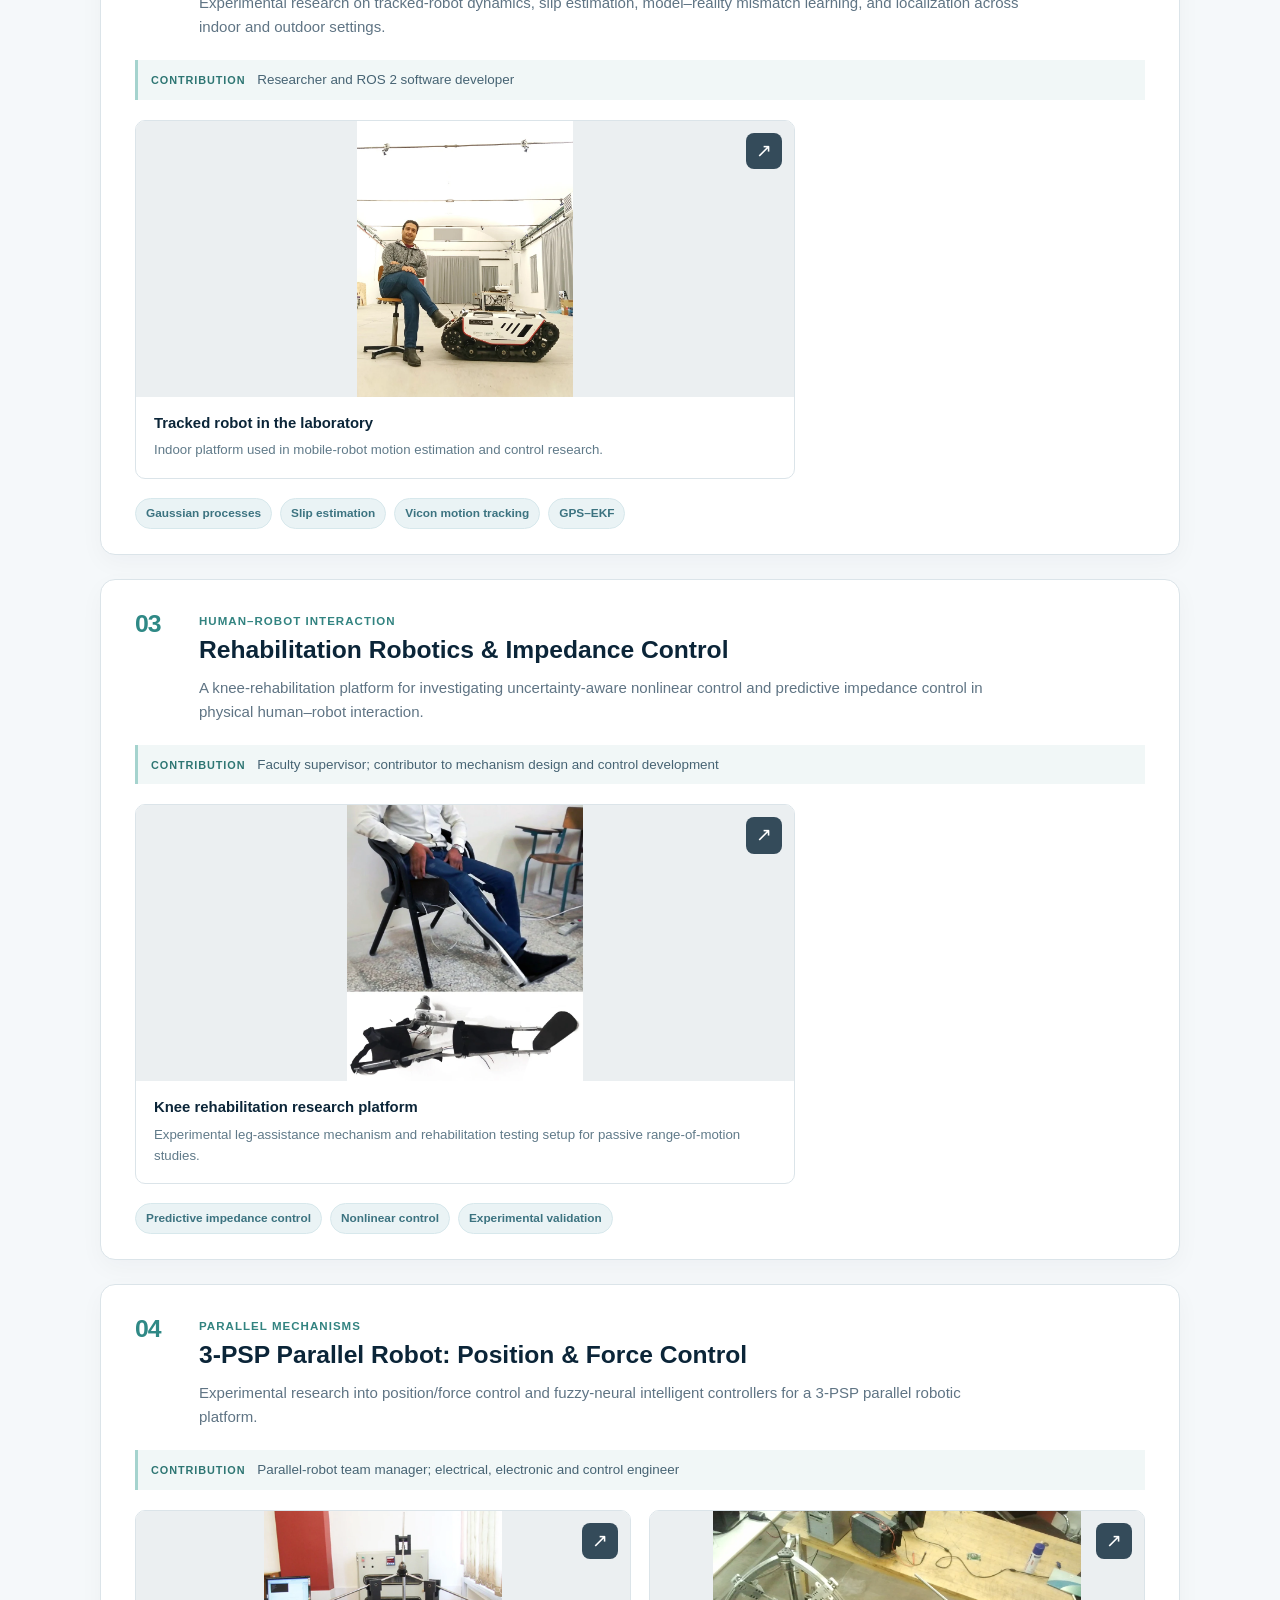
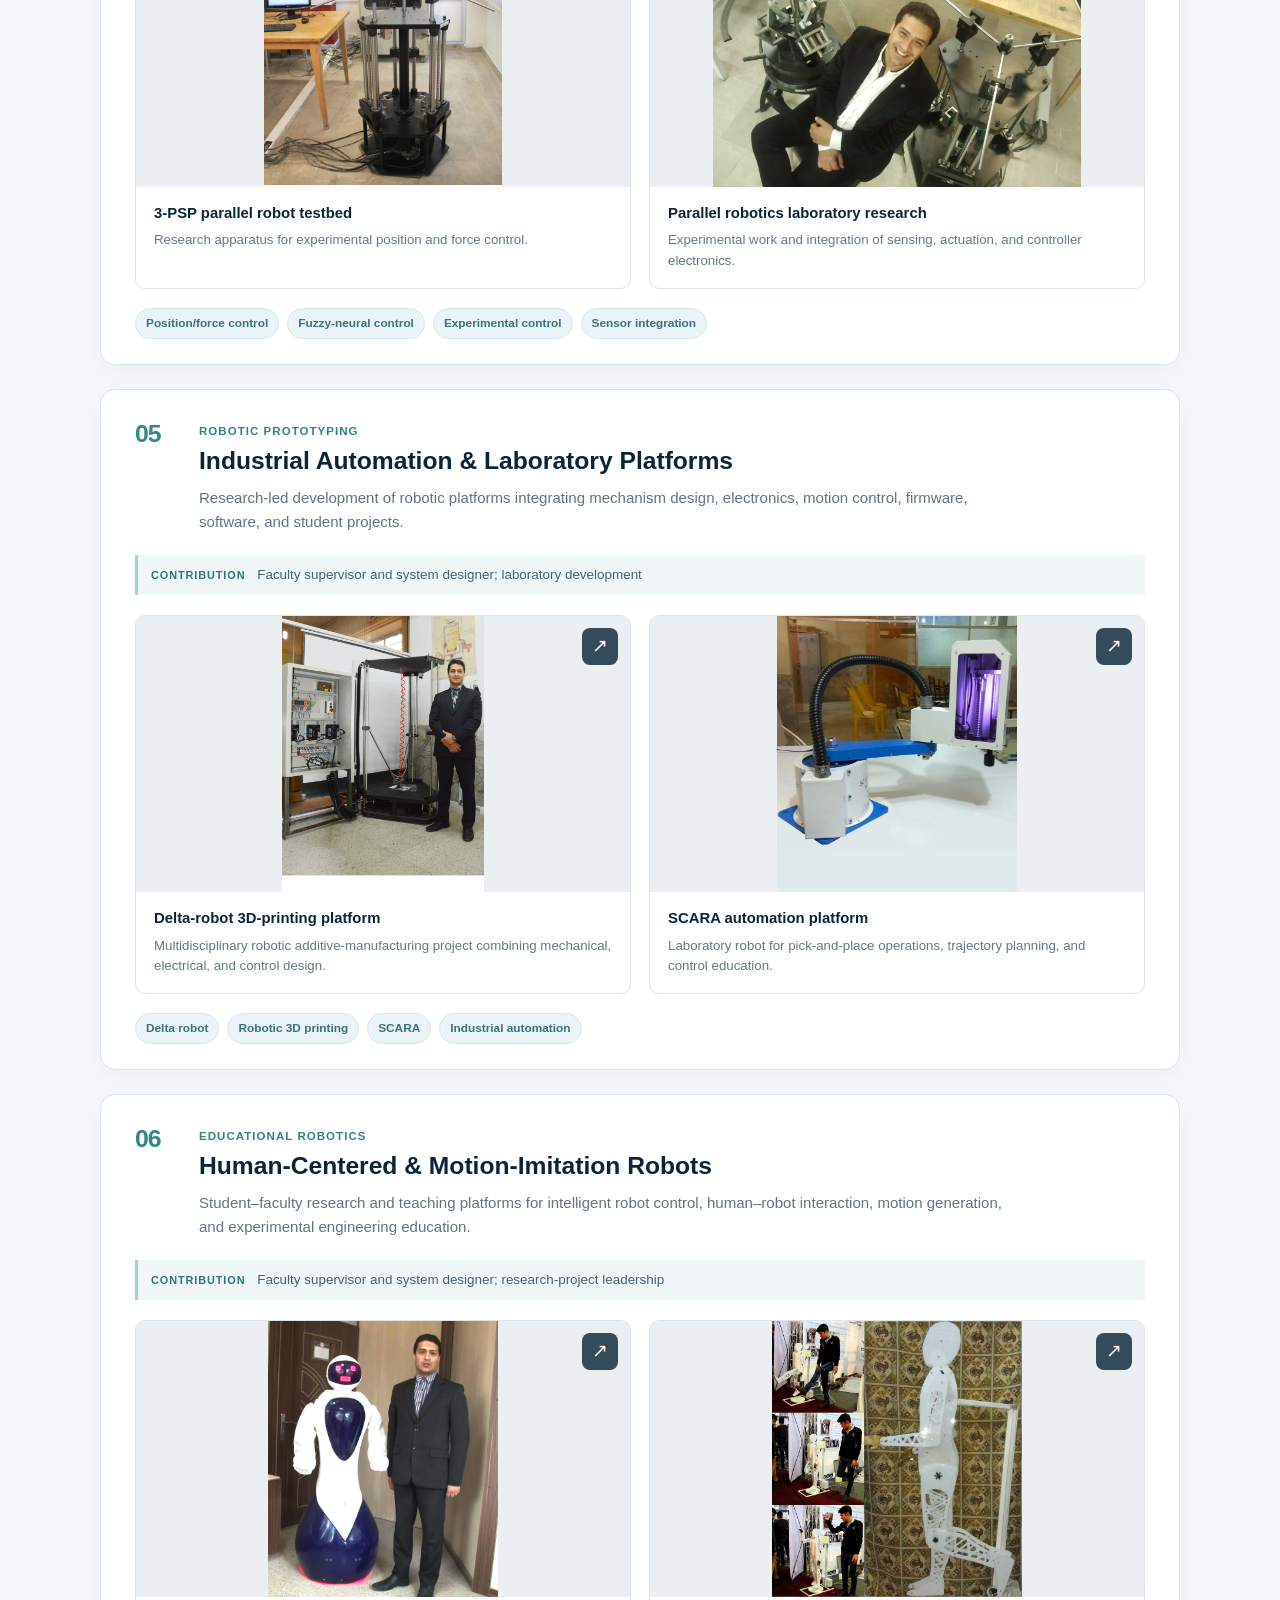
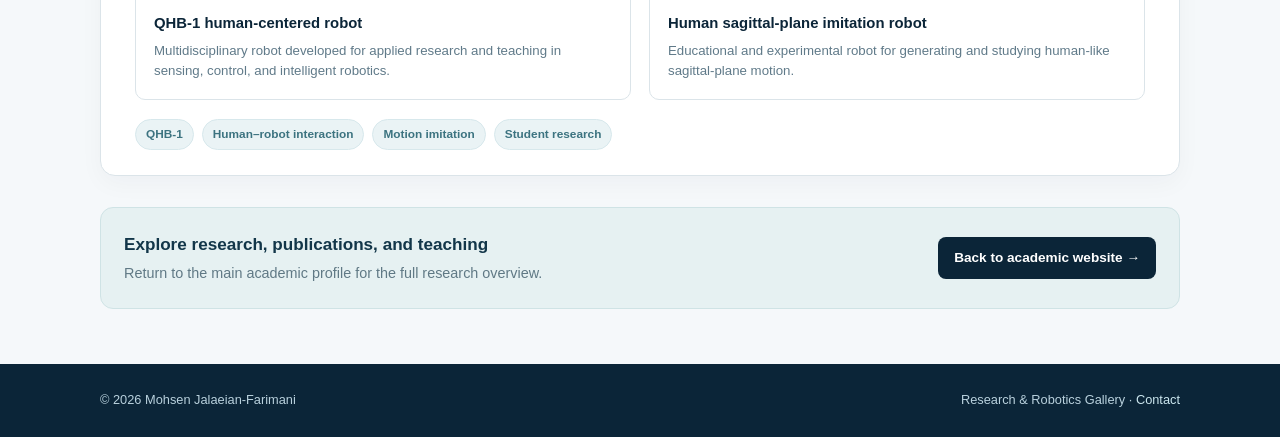
<file: gallery.html>
<!doctype html>
<html lang="en">
<head>
<meta charset="UTF-8">
<meta name="viewport" content="width=device-width, initial-scale=1">
<meta name="description" content="Selected real-world robotic research platforms and experimental control systems developed with Mohsen Jalaeian-Farimani, including autonomous mobile robots, ROS 2 software, rehabilitation robotics, parallel robots, and industrial automation.">
<meta name="author" content="Mohsen Jalaeian-Farimani">
<title>Research & Robotics Gallery | Mohsen Jalaeian-Farimani</title>
<style>
:root{--navy:#0b2538;--navy2:#153e54;--ink:#183247;--teal:#287e7b;--blue:#1c6085;--muted:#667e8d;--paper:#f5f8fa;--line:#dbe4e9;--white:#fff}
*{box-sizing:border-box}html{scroll-behavior:smooth}body{margin:0;background:var(--paper);font-family:Inter,"Segoe UI",Arial,sans-serif;color:var(--ink);line-height:1.6}a{color:var(--blue);text-decoration:none}a:hover{text-decoration:underline}button{font:inherit}img{max-width:100%;display:block}
.content{max-width:1140px;margin:0 auto;padding:0 30px}
.page-top{background:var(--navy);color:#fff}
.top-nav{display:flex;align-items:center;justify-content:space-between;gap:14px;padding-top:25px;padding-bottom:24px;border-bottom:1px solid rgba(255,255,255,.16)}
.brand{display:flex;align-items:center;gap:12px;color:#fff;text-decoration:none}.brand img{height:45px;width:45px;object-fit:cover;border:2px solid rgba(255,255,255,.75);border-radius:100%}.brand strong{font-size:.96rem;line-height:1.2;display:block}.brand small{font-size:.73rem;color:#bed3dd;display:block;letter-spacing:.02em}.nav-home{border:1px solid rgba(255,255,255,.36);padding:9px 15px;border-radius:7px;font-size:.85rem;color:#e6f3f5;font-weight:650;white-space:nowrap}.nav-home:hover{color:white;background:rgba(255,255,255,.08);text-decoration:none}
.hero{padding-top:59px;padding-bottom:61px;background:radial-gradient(circle at 88% 32%,#1b5264 0%,transparent 45%),linear-gradient(130deg,#0b2538,#153c50)}.eyebrow{color:#96d5cf;text-transform:uppercase;font-size:.73rem;letter-spacing:.17em;font-weight:850}.hero-layout{display:grid;grid-template-columns:.97fr 1.03fr;align-items:center;gap:42px}.hero h1{font-size:clamp(2rem,4.4vw,3.48rem);line-height:1.10;letter-spacing:-.025em;margin:14px 0 18px;color:#fff}.hero p{margin:0;color:#d2e3eb;font-size:1.01rem;max-width:510px}.hero-cta{display:inline-flex;align-items:center;gap:10px;margin-top:24px;color:#b2e3dc;font-size:.87rem;font-weight:750}.hero-cta:hover{color:white}.hero-gallery{display:grid;grid-template-columns:1.1fr .8fr;grid-template-rows:166px 166px;gap:11px}.hero-gallery img{border-radius:10px;width:100%;height:100%;object-fit:cover;box-shadow:0 12px 26px rgba(0,0,0,.23)}.hero-gallery img:first-child{grid-row:span 2;object-position:50% 60%}.hero-gallery img:nth-child(2){object-position:50% 48%}.hero-gallery img:nth-child(3){object-position:50% 54%}
.anchor-wrap{background:#fff;border-bottom:1px solid var(--line)}.anchors{display:flex;gap:8px;flex-wrap:wrap;align-items:center;padding-top:15px;padding-bottom:15px}.anchors a{color:#35566b;border:1px solid #d8e6e8;background:#f5faf9;border-radius:100px;padding:5px 12px;font-size:.76rem;font-weight:730}.anchors a:hover{background:#e4f3f1;text-decoration:none}
.gallery-lead{padding-top:43px;padding-bottom:12px}.gallery-lead h2{font-size:1.34rem;margin:0 0 7px;color:var(--navy)}.gallery-lead p{margin:0;color:var(--muted);max-width:800px;font-size:.94rem}
.project-section{background:#fff;border:1px solid var(--line);border-radius:15px;padding:32px 34px 25px;margin:24px 0;box-shadow:0 8px 24px rgba(11,37,56,.035);scroll-margin-top:20px}.section-head{display:flex;align-items:start;gap:20px}.section-number{font-size:1.55rem;font-weight:850;line-height:1;min-width:44px;color:#2f8986;letter-spacing:-.04em}.section-label{display:block;text-transform:uppercase;font-size:.72rem;letter-spacing:.09em;font-weight:850;color:#328380;margin:0 0 4px}.project-section h2{font-size:1.54rem;line-height:1.32;color:var(--navy);margin:0 0 9px}.section-head p{color:#5f7484;margin:0;font-size:.94rem;max-width:820px}.section-role{border-left:3px solid #a5d3ce;background:#f1f7f7;padding:9px 13px;margin:21px 0 20px;font-size:.84rem;color:#466373}.section-role span{font-size:.68rem;color:#2e7673;font-weight:850;letter-spacing:.085em;margin-right:8px}
.visual-grid{display:grid;grid-template-columns:repeat(2,minmax(0,1fr));gap:18px}.visual-grid.single{grid-template-columns:minmax(0,660px)}.visual-card{margin:0;overflow:hidden;border:1px solid var(--line);border-radius:10px;background:#fff}.visual-button{position:relative;display:block;width:100%;border:0;background:#edf2f4;padding:0;cursor:zoom-in;text-align:left}.image-shell{display:flex;justify-content:center;align-items:center;height:276px;background:#ebeff1;overflow:hidden}.image-shell img{height:100%;width:100%;object-fit:contain;transition:transform .28s ease}.visual-button:hover img{transform:scale(1.025)}.zoom-mark{position:absolute;right:12px;top:12px;background:rgba(11,37,56,.81);color:white;border-radius:8px;padding:3px 10px;font-size:1.2rem}.visual-button:focus-visible{outline:3px solid #3b9b94;outline-offset:-3px}.visual-card figcaption{display:flex;flex-direction:column;gap:5px;padding:15px 18px 17px}.visual-card figcaption strong{font-size:.93rem;color:var(--navy)}.visual-card figcaption span{font-size:.83rem;color:#607a89;line-height:1.54}.tag-row{display:flex;gap:8px;flex-wrap:wrap;margin-top:19px}.tag-row span{font-size:.74rem;color:#3c7380;font-weight:680;background:#eaf3f5;border:1px solid #d7e8ec;padding:5px 10px;border-radius:20px}
.bottom-cta{background:#e6f1f2;border:1px solid #cfe3e5;padding:23px;border-radius:13px;display:flex;align-items:center;justify-content:space-between;gap:20px;flex-wrap:wrap;margin:31px 0 55px}.bottom-cta p{margin:4px 0 0;color:#607985;font-size:.9rem}.bottom-cta h2{font-size:1.07rem;margin:0;color:#123649}.bottom-cta a{background:var(--navy);color:#fff;padding:10px 16px;border-radius:8px;font-size:.85rem;font-weight:730}.bottom-cta a:hover{text-decoration:none;background:#22516b}
.site-footer{background:#0b2538;padding:26px 0;color:#b9d1dd;font-size:.8rem}.site-footer .content{display:flex;justify-content:space-between;gap:16px;flex-wrap:wrap}.site-footer a{color:#cbe6ee}
.image-dialog{padding:0;border:0;border-radius:13px;max-width:min(94vw,1150px);max-height:93vh;overflow:hidden;background:#0c1d28;color:white;box-shadow:0 28px 70px rgba(0,0,0,.4)}.image-dialog::backdrop{background:rgba(1,14,23,.84)}.dialog-img{display:block;max-width:90vw;max-height:78vh;width:auto;height:auto;object-fit:contain;margin:0 auto}.dialog-tools{display:flex;justify-content:space-between;align-items:center;gap:15px;padding:11px 15px;font-size:.86rem}.dialog-close{cursor:pointer;border:1px solid rgba(255,255,255,.35);background:#1a4055;color:#fff;border-radius:7px;padding:5px 12px}
@media (max-width:850px){.hero-layout{grid-template-columns:1fr}.hero-gallery{grid-template-rows:150px 150px;max-width:650px}.hero{padding-top:42px;padding-bottom:47px}.project-section{padding:24px 22px}.content{padding-left:20px;padding-right:20px}}
@media (max-width:570px){.brand small{font-size:.64rem}.brand strong{font-size:.79rem}.brand img{width:36px;height:36px}.nav-home{font-size:.75rem;padding:7px 8px}.hero h1{font-size:2.15rem}.hero-gallery{grid-template-rows:117px 117px;gap:7px}.visual-grid{grid-template-columns:1fr}.image-shell{height:240px}.project-section h2{font-size:1.23rem}.section-head{gap:11px}.section-number{font-size:1.27rem;min-width:32px}.section-role span{display:block;margin-bottom:3px}.anchors{gap:6px}.anchors a{font-size:.7rem;padding:5px 9px}}
@media (prefers-reduced-motion:reduce){html{scroll-behavior:auto}.image-shell img{transition:none}}
</style>
</head>
<body>
<header class="page-top">
 <div class="content top-nav">
  <a class="brand" href="index.html" aria-label="Return to the academic homepage"><img src="foto.png" alt="Portrait of Mohsen Jalaeian-Farimani"><span><strong>Mohsen Jalaeian-Farimani</strong><small>Control Engineering · Robotics · Artificial Intelligence</small></span></a>
  <a class="nav-home" href="index.html">&larr; Main website</a>
 </div>
 <div class="hero"><div class="content hero-layout">
  <div><div class="eyebrow">Selected research & engineering work</div><h1>Research &amp;<br>Robotics Gallery</h1><p>From mathematical models and intelligent control to autonomous mobile robots, experimental testbeds, and research-led robotic platforms.</p><a class="hero-cta" href="#gallery-content">Explore the projects <span aria-hidden="true">&darr;</span></a></div>
  <div class="hero-gallery" aria-label="Selected original project photographs"><img src="images/gallery/agricultural-field-robot.webp" alt="Autonomous tracked robot in an agricultural field"><img src="images/gallery/ground-control-station.webp" alt="Robotic field coverage interface"><img src="images/gallery/three-psp-parallel-robot.webp" alt="Parallel robot testbed"></div>
 </div></div>
</header>
<div class="anchor-wrap"><nav class="content anchors" aria-label="Gallery project categories"><a href="#autonomous-robotics">Field robotics</a><a href="#localization">Localization</a><a href="#rehabilitation">Rehabilitation</a><a href="#parallel-robotics">Parallel robotics</a><a href="#industrial-platforms">Automation</a><a href="#human-centered">Human-centered robots</a></nav></div>
<main class="content" id="gallery-content">
 <div class="gallery-lead"><h2>Selected experimental platforms</h2><p>Photographs and software views from six research themes. Each project combines theoretical methods with the engineering work needed to implement, test, or operate robotic systems.</p></div>
 <section class="project-section" id="autonomous-robotics" aria-labelledby="autonomous-robotics-title">
  <div class="section-head"><span class="section-number">01</span><div><span class="section-label">Field robotics</span><h2 id="autonomous-robotics-title">Autonomous Agricultural Robotics</h2><p>Autonomous field operations combining ROS 2 / Nav2 navigation, coverage planning, internet-enabled mission supervision, and learning-enhanced control.</p></div></div>
  <div class="section-role"><span>CONTRIBUTION</span> Research scientist, algorithm and software developer · RoSeTEA Laboratory, Politecnico di Milano</div>
  <div class="visual-grid ">
    <figure class="visual-card">
  <button class="visual-button" type="button" data-large="images/gallery/agricultural-field-robot.webp" data-caption="Autonomous robot in the field" aria-label="Enlarge image: Autonomous robot in the field">
    <span class="image-shell"><img src="images/gallery/agricultural-field-robot.webp" alt="Photograph of a researcher standing next to an autonomous tracked robot in an agricultural field." loading="lazy" decoding="async" width="850" height="700"></span>
    <span class="zoom-mark" aria-hidden="true">&#x2197;</span>
  </button>
  <figcaption><strong>Autonomous robot in the field</strong><span>Tracked agricultural mobile-robot platform used for outdoor research and field operations.</span></figcaption>
</figure><figure class="visual-card">
  <button class="visual-button" type="button" data-large="images/gallery/ground-control-station.webp" data-caption="Field coverage and mission supervision" aria-label="Enlarge image: Field coverage and mission supervision">
    <span class="image-shell"><img src="images/gallery/ground-control-station.webp" alt="Screenshot of a satellite map with robot field-coverage waypoints and ground control interfaces." loading="lazy" decoding="async" width="850" height="700"></span>
    <span class="zoom-mark" aria-hidden="true">&#x2197;</span>
  </button>
  <figcaption><strong>Field coverage and mission supervision</strong><span>Map-based ground-control-station interface for field coverage and internet-connected monitoring.</span></figcaption>
</figure>
  </div>
  <div class="tag-row"><span>ROS 2 / Nav2</span><span>Field coverage</span><span>Remote supervision</span><span>MPPI &amp; reinforcement learning</span></div>
</section>
<section class="project-section" id="localization" aria-labelledby="localization-title">
  <div class="section-head"><span class="section-number">02</span><div><span class="section-label">Modelling & estimation</span><h2 id="localization-title">Mobile-Robot Modelling & Localization</h2><p>Experimental research on tracked-robot dynamics, slip estimation, model–reality mismatch learning, and localization across indoor and outdoor settings.</p></div></div>
  <div class="section-role"><span>CONTRIBUTION</span> Researcher and ROS 2 software developer</div>
  <div class="visual-grid single">
    <figure class="visual-card">
  <button class="visual-button" type="button" data-large="images/gallery/mobile-robot-laboratory.webp" data-caption="Tracked robot in the laboratory" aria-label="Enlarge image: Tracked robot in the laboratory">
    <span class="image-shell"><img src="images/gallery/mobile-robot-laboratory.webp" alt="Researcher sitting beside a tracked mobile robot in a motion-capture laboratory." loading="lazy" decoding="async" width="850" height="700"></span>
    <span class="zoom-mark" aria-hidden="true">&#x2197;</span>
  </button>
  <figcaption><strong>Tracked robot in the laboratory</strong><span>Indoor platform used in mobile-robot motion estimation and control research.</span></figcaption>
</figure>
  </div>
  <div class="tag-row"><span>Gaussian processes</span><span>Slip estimation</span><span>Vicon motion tracking</span><span>GPS–EKF</span></div>
</section>
<section class="project-section" id="rehabilitation" aria-labelledby="rehabilitation-title">
  <div class="section-head"><span class="section-number">03</span><div><span class="section-label">Human–robot interaction</span><h2 id="rehabilitation-title">Rehabilitation Robotics & Impedance Control</h2><p>A knee-rehabilitation platform for investigating uncertainty-aware nonlinear control and predictive impedance control in physical human–robot interaction.</p></div></div>
  <div class="section-role"><span>CONTRIBUTION</span> Faculty supervisor; contributor to mechanism design and control development</div>
  <div class="visual-grid single">
    <figure class="visual-card">
  <button class="visual-button" type="button" data-large="images/gallery/rehabilitation-knee-robot.webp" data-caption="Knee rehabilitation research platform" aria-label="Enlarge image: Knee rehabilitation research platform">
    <span class="image-shell"><img src="images/gallery/rehabilitation-knee-robot.webp" alt="Two photographs showing a leg-worn rehabilitation robot being tested and the isolated robotic mechanism." loading="lazy" decoding="async" width="850" height="700"></span>
    <span class="zoom-mark" aria-hidden="true">&#x2197;</span>
  </button>
  <figcaption><strong>Knee rehabilitation research platform</strong><span>Experimental leg-assistance mechanism and rehabilitation testing setup for passive range-of-motion studies.</span></figcaption>
</figure>
  </div>
  <div class="tag-row"><span>Predictive impedance control</span><span>Nonlinear control</span><span>Experimental validation</span></div>
</section>
<section class="project-section" id="parallel-robotics" aria-labelledby="parallel-robotics-title">
  <div class="section-head"><span class="section-number">04</span><div><span class="section-label">Parallel mechanisms</span><h2 id="parallel-robotics-title">3-PSP Parallel Robot: Position & Force Control</h2><p>Experimental research into position/force control and fuzzy-neural intelligent controllers for a 3-PSP parallel robotic platform.</p></div></div>
  <div class="section-role"><span>CONTRIBUTION</span> Parallel-robot team manager; electrical, electronic and control engineer</div>
  <div class="visual-grid ">
    <figure class="visual-card">
  <button class="visual-button" type="button" data-large="images/gallery/three-psp-parallel-robot.webp" data-caption="3-PSP parallel robot testbed" aria-label="Enlarge image: 3-PSP parallel robot testbed">
    <span class="image-shell"><img src="images/gallery/three-psp-parallel-robot.webp" alt="A three-dimensional 3-PSP parallel robotic mechanism in a university laboratory." loading="lazy" decoding="async" width="850" height="700"></span>
    <span class="zoom-mark" aria-hidden="true">&#x2197;</span>
  </button>
  <figcaption><strong>3-PSP parallel robot testbed</strong><span>Research apparatus for experimental position and force control.</span></figcaption>
</figure><figure class="visual-card">
  <button class="visual-button" type="button" data-large="images/gallery/parallel-robot-experiment.webp" data-caption="Parallel robotics laboratory research" aria-label="Enlarge image: Parallel robotics laboratory research">
    <span class="image-shell"><img src="images/gallery/parallel-robot-experiment.webp" alt="Researcher alongside an experimental parallel robotic mechanism in a laboratory." loading="lazy" decoding="async" width="850" height="700"></span>
    <span class="zoom-mark" aria-hidden="true">&#x2197;</span>
  </button>
  <figcaption><strong>Parallel robotics laboratory research</strong><span>Experimental work and integration of sensing, actuation, and controller electronics.</span></figcaption>
</figure>
  </div>
  <div class="tag-row"><span>Position/force control</span><span>Fuzzy-neural control</span><span>Experimental control</span><span>Sensor integration</span></div>
</section>
<section class="project-section" id="industrial-platforms" aria-labelledby="industrial-platforms-title">
  <div class="section-head"><span class="section-number">05</span><div><span class="section-label">Robotic prototyping</span><h2 id="industrial-platforms-title">Industrial Automation & Laboratory Platforms</h2><p>Research-led development of robotic platforms integrating mechanism design, electronics, motion control, firmware, software, and student projects.</p></div></div>
  <div class="section-role"><span>CONTRIBUTION</span> Faculty supervisor and system designer; laboratory development</div>
  <div class="visual-grid ">
    <figure class="visual-card">
  <button class="visual-button" type="button" data-large="images/gallery/delta-robot-3d-printer.webp" data-caption="Delta-robot 3D-printing platform" aria-label="Enlarge image: Delta-robot 3D-printing platform">
    <span class="image-shell"><img src="images/gallery/delta-robot-3d-printer.webp" alt="Researcher standing next to a tall Delta-robot three-dimensional printing platform." loading="lazy" decoding="async" width="850" height="700"></span>
    <span class="zoom-mark" aria-hidden="true">&#x2197;</span>
  </button>
  <figcaption><strong>Delta-robot 3D-printing platform</strong><span>Multidisciplinary robotic additive-manufacturing project combining mechanical, electrical, and control design.</span></figcaption>
</figure><figure class="visual-card">
  <button class="visual-button" type="button" data-large="images/gallery/scara-laboratory-robot.webp" data-caption="SCARA automation platform" aria-label="Enlarge image: SCARA automation platform">
    <span class="image-shell"><img src="images/gallery/scara-laboratory-robot.webp" alt="SCARA robot arm and its experimental teaching setup in a robotics laboratory." loading="lazy" decoding="async" width="850" height="700"></span>
    <span class="zoom-mark" aria-hidden="true">&#x2197;</span>
  </button>
  <figcaption><strong>SCARA automation platform</strong><span>Laboratory robot for pick-and-place operations, trajectory planning, and control education.</span></figcaption>
</figure>
  </div>
  <div class="tag-row"><span>Delta robot</span><span>Robotic 3D printing</span><span>SCARA</span><span>Industrial automation</span></div>
</section>
<section class="project-section" id="human-centered" aria-labelledby="human-centered-title">
  <div class="section-head"><span class="section-number">06</span><div><span class="section-label">Educational robotics</span><h2 id="human-centered-title">Human-Centered & Motion-Imitation Robots</h2><p>Student–faculty research and teaching platforms for intelligent robot control, human–robot interaction, motion generation, and experimental engineering education.</p></div></div>
  <div class="section-role"><span>CONTRIBUTION</span> Faculty supervisor and system designer; research-project leadership</div>
  <div class="visual-grid ">
    <figure class="visual-card">
  <button class="visual-button" type="button" data-large="images/gallery/qhb1-robot.webp" data-caption="QHB-1 human-centered robot" aria-label="Enlarge image: QHB-1 human-centered robot">
    <span class="image-shell"><img src="images/gallery/qhb1-robot.webp" alt="Researcher standing beside the QHB-1 human-centered robot." loading="lazy" decoding="async" width="850" height="700"></span>
    <span class="zoom-mark" aria-hidden="true">&#x2197;</span>
  </button>
  <figcaption><strong>QHB-1 human-centered robot</strong><span>Multidisciplinary robot developed for applied research and teaching in sensing, control, and intelligent robotics.</span></figcaption>
</figure><figure class="visual-card">
  <button class="visual-button" type="button" data-large="images/gallery/sagittal-motion-robot.webp" data-caption="Human sagittal-plane imitation robot" aria-label="Enlarge image: Human sagittal-plane imitation robot">
    <span class="image-shell"><img src="images/gallery/sagittal-motion-robot.webp" alt="Composite photograph of an experimental human-motion imitation robot and student testing activities." loading="lazy" decoding="async" width="850" height="700"></span>
    <span class="zoom-mark" aria-hidden="true">&#x2197;</span>
  </button>
  <figcaption><strong>Human sagittal-plane imitation robot</strong><span>Educational and experimental robot for generating and studying human-like sagittal-plane motion.</span></figcaption>
</figure>
  </div>
  <div class="tag-row"><span>QHB-1</span><span>Human–robot interaction</span><span>Motion imitation</span><span>Student research</span></div>
</section>
 <div class="bottom-cta"><div><h2>Explore research, publications, and teaching</h2><p>Return to the main academic profile for the full research overview.</p></div><a href="index.html">Back to academic website &rarr;</a></div>
</main>
<footer class="site-footer"><div class="content"><span>&copy; 2026 Mohsen Jalaeian-Farimani</span><span>Research &amp; Robotics Gallery · <a href="mailto:mohsen.jalaeian@polimi.it">Contact</a></span></div></footer>
<dialog id="image-dialog" class="image-dialog" aria-label="Enlarged project photograph"><img id="dialog-image" class="dialog-img" alt=""><div class="dialog-tools"><span id="dialog-caption"></span><button id="dialog-close" class="dialog-close" type="button" aria-label="Close enlarged photograph">Close &times;</button></div></dialog>
<script>
 const dialog=document.getElementById('image-dialog');
 const dialogImage=document.getElementById('dialog-image');
 const dialogCaption=document.getElementById('dialog-caption');
 document.querySelectorAll('.visual-button').forEach(button=>button.addEventListener('click',()=>{
   const img=button.querySelector('img');
   dialogImage.src=button.dataset.large; dialogImage.alt=img.alt;
   dialogCaption.textContent=button.dataset.caption;
   if(dialog.showModal)dialog.showModal(); else window.open(button.dataset.large,'_blank');
 }));
 document.getElementById('dialog-close').addEventListener('click',()=>dialog.close());
 dialog.addEventListener('click',event=>{if(event.target===dialog)dialog.close();});
 dialog.addEventListener('close',()=>{dialogImage.removeAttribute('src');});
</script>
</body></html>
</file>
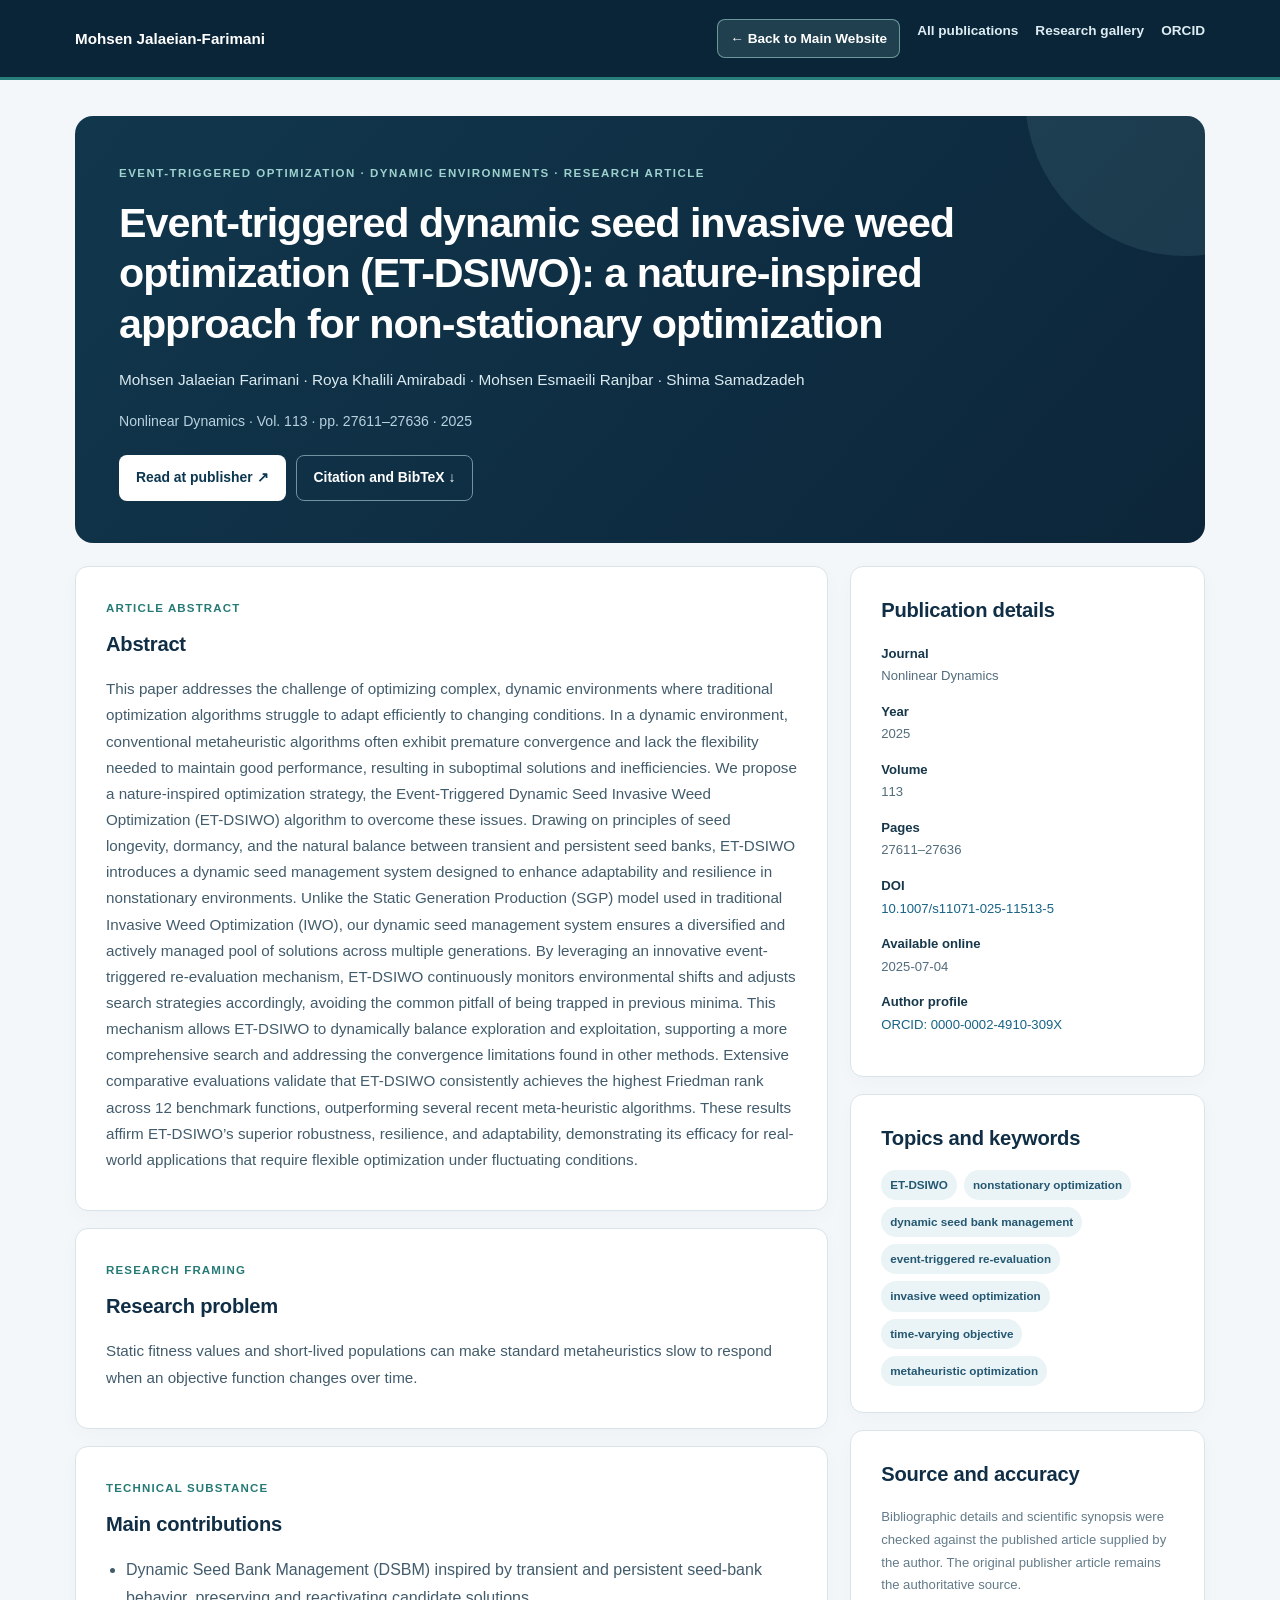
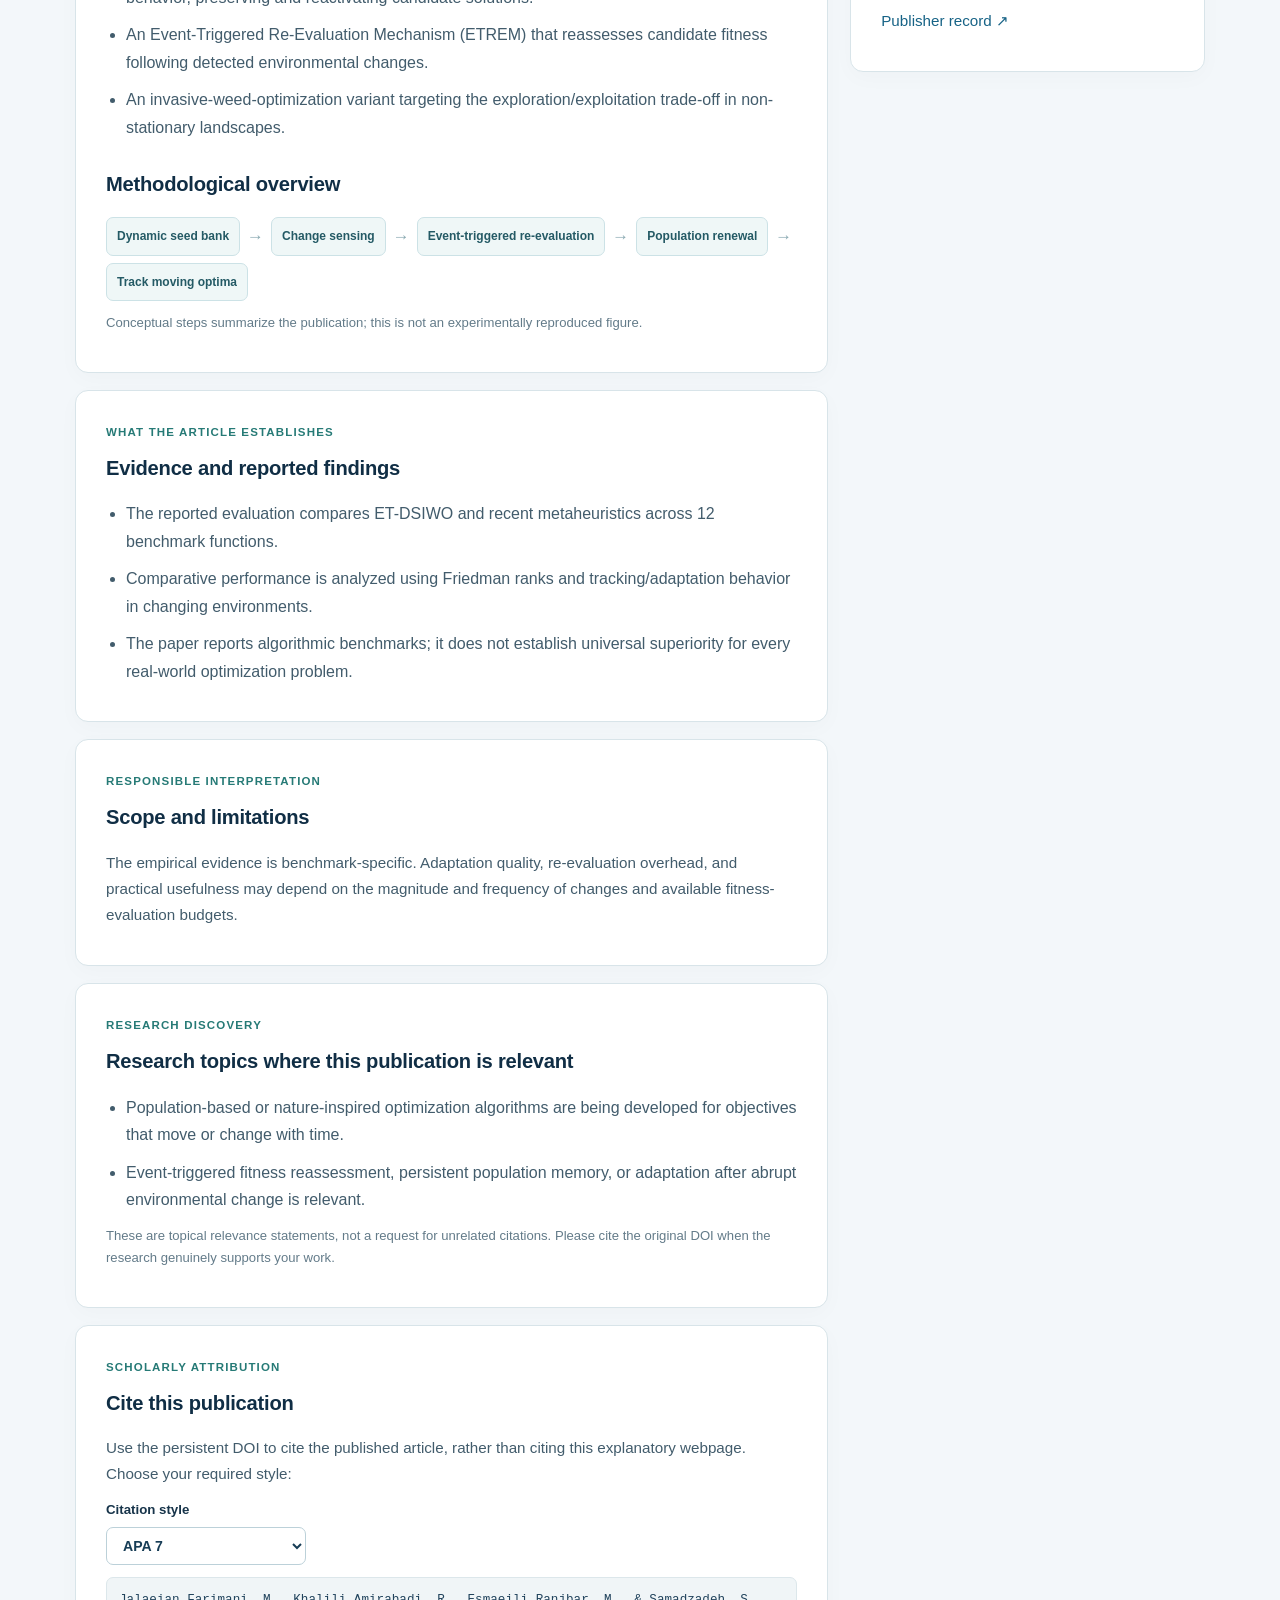
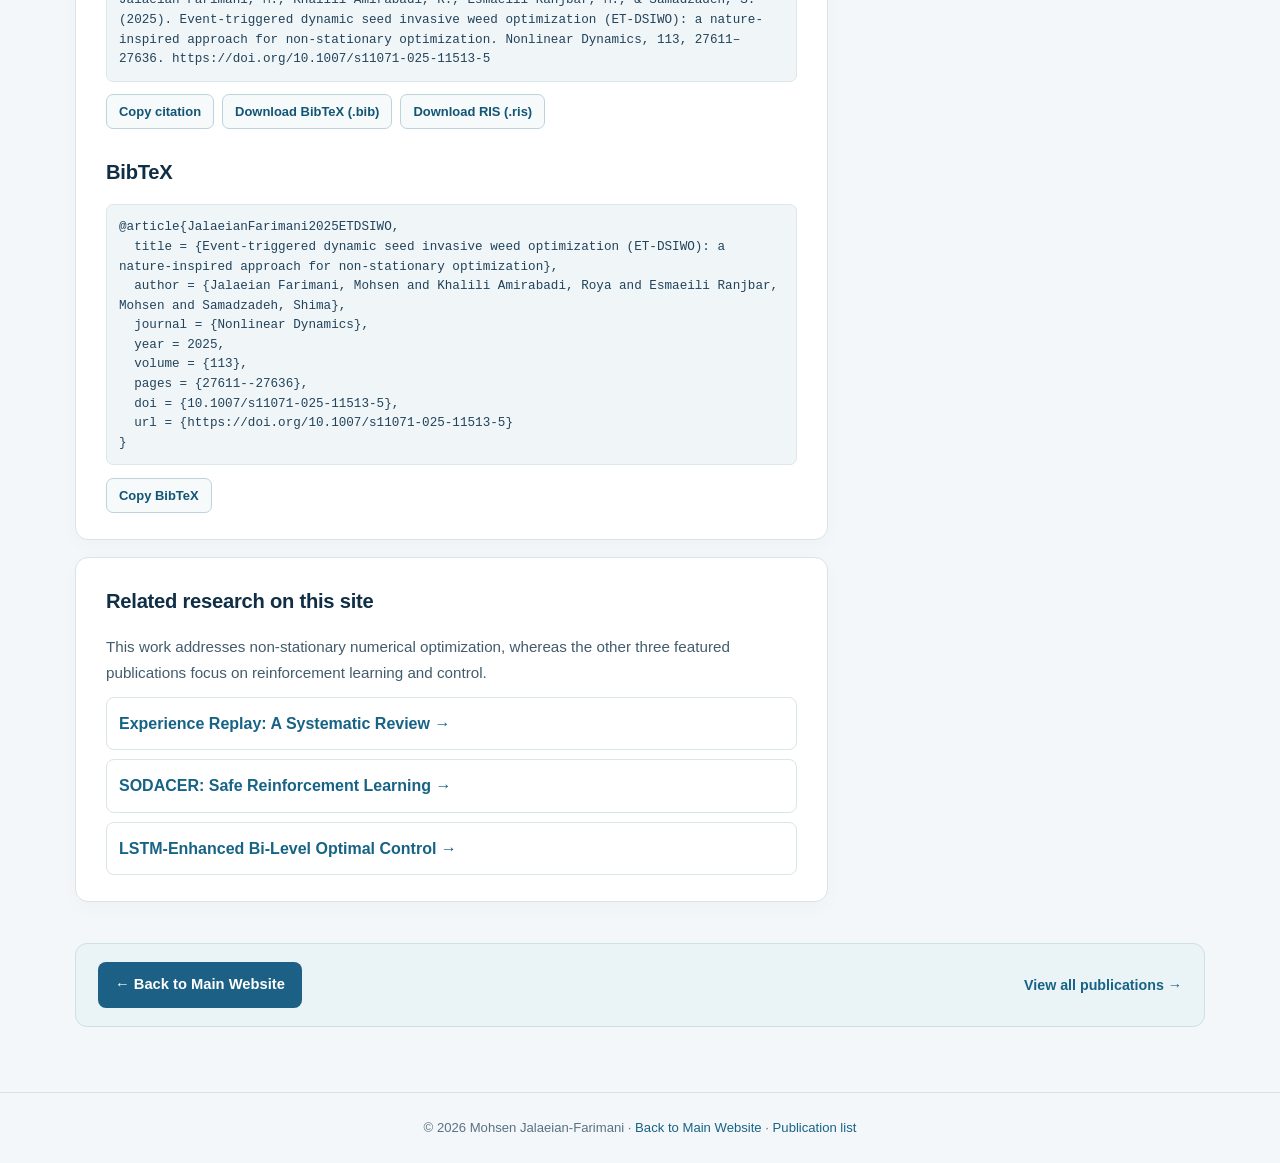
<file: papers/et-dsiwo-dynamic-optimization.html>
<!DOCTYPE html>
<html lang="en"><head><meta charset="utf-8"><meta name="viewport" content="width=device-width,initial-scale=1">
<title>Event-triggered dynamic seed invasive weed optimization (ET-DSIWO): a nature-inspired approach for non-stationary optimization | Research by Mohsen Jalaeian-Farimani</title>
<meta name="description" content="Static fitness values and short-lived populations can make standard metaheuristics slow to respond when an objective function changes over time. Publication details, methods, findings, DOI and citation downloads.">
<meta name="robots" content="index,follow,max-snippet:-1"><link rel="canonical" href="https://mohsenjalaeian.github.io/papers/et-dsiwo-dynamic-optimization.html">
<meta name="citation_title" content="Event-triggered dynamic seed invasive weed optimization (ET-DSIWO): a nature-inspired approach for non-stationary optimization">
<meta name="citation_author" content="Mohsen Jalaeian Farimani">
<meta name="citation_author" content="Roya Khalili Amirabadi">
<meta name="citation_author" content="Mohsen Esmaeili Ranjbar">
<meta name="citation_author" content="Shima Samadzadeh">
<meta name="citation_journal_title" content="Nonlinear Dynamics">
<meta name="citation_volume" content="113">
<meta name="citation_date" content="2025">
<meta name="citation_doi" content="10.1007/s11071-025-11513-5">
<meta name="citation_abstract_html_url" content="https://mohsenjalaeian.github.io/papers/et-dsiwo-dynamic-optimization.html">
<meta name="citation_firstpage" content="27611">
<meta name="citation_lastpage" content="27636">
<meta name="DC.title" content="Event-triggered dynamic seed invasive weed optimization (ET-DSIWO): a nature-inspired approach for non-stationary optimization">
<meta name="DC.identifier" content="https://doi.org/10.1007/s11071-025-11513-5">
<meta property="og:type" content="article">
<meta property="og:title" content="Event-triggered dynamic seed invasive weed optimization (ET-DSIWO): a nature-inspired approach for non-stationary optimization">
<meta property="og:description" content="Static fitness values and short-lived populations can make standard metaheuristics slow to respond when an objective function changes over time.">
<meta property="og:url" content="https://mohsenjalaeian.github.io/papers/et-dsiwo-dynamic-optimization.html">
<script type="application/ld+json">{
  "@context": "https://schema.org",
  "@type": "ScholarlyArticle",
  "@id": "https://mohsenjalaeian.github.io/papers/et-dsiwo-dynamic-optimization.html#article",
  "mainEntityOfPage": {
    "@type": "WebPage",
    "@id": "https://mohsenjalaeian.github.io/papers/et-dsiwo-dynamic-optimization.html"
  },
  "headline": "Event-triggered dynamic seed invasive weed optimization (ET-DSIWO): a nature-inspired approach for non-stationary optimization",
  "name": "Event-triggered dynamic seed invasive weed optimization (ET-DSIWO): a nature-inspired approach for non-stationary optimization",
  "description": "Static fitness values and short-lived populations can make standard metaheuristics slow to respond when an objective function changes over time. Dynamic Seed Bank Management (DSBM) inspired by transient and persistent seed-bank behavior, preserving and reactivating candidate solutions.",
  "abstract": "This paper addresses the challenge of optimizing complex, dynamic environments where traditional optimization algorithms struggle to adapt efficiently to changing conditions. In a dynamic environment, conventional metaheuristic algorithms often exhibit premature convergence and lack the flexibility needed to maintain good performance, resulting in suboptimal solutions and inefficiencies. We propose a nature-inspired optimization strategy, the Event-Triggered Dynamic Seed Invasive Weed Optimization (ET-DSIWO) algorithm to overcome these issues. Drawing on principles of seed longevity, dormancy, and the natural balance between transient and persistent seed banks, ET-DSIWO introduces a dynamic seed management system designed to enhance adaptability and resilience in nonstationary environments. Unlike the Static Generation Production (SGP) model used in traditional Invasive Weed Optimization (IWO), our dynamic seed management system ensures a diversified and actively managed pool of solutions across multiple generations. By leveraging an innovative event-triggered re-evaluation mechanism, ET-DSIWO continuously monitors environmental shifts and adjusts search strategies accordingly, avoiding the common pitfall of being trapped in previous minima. This mechanism allows ET-DSIWO to dynamically balance exploration and exploitation, supporting a more comprehensive search and addressing the convergence limitations found in other methods. Extensive comparative evaluations validate that ET-DSIWO consistently achieves the highest Friedman rank across 12 benchmark functions, outperforming several recent meta-heuristic algorithms. These results affirm ET-DSIWO’s superior robustness, resilience, and adaptability, demonstrating its efficacy for real-world applications that require flexible optimization under fluctuating conditions.",
  "author": [
    {
      "@type": "Person",
      "name": "Mohsen Jalaeian Farimani",
      "sameAs": "https://orcid.org/0000-0002-4910-309X"
    },
    {
      "@type": "Person",
      "name": "Roya Khalili Amirabadi"
    },
    {
      "@type": "Person",
      "name": "Mohsen Esmaeili Ranjbar"
    },
    {
      "@type": "Person",
      "name": "Shima Samadzadeh"
    }
  ],
  "datePublished": "2025-07-04",
  "isPartOf": {
    "@type": "Periodical",
    "name": "Nonlinear Dynamics"
  },
  "volumeNumber": "113",
  "identifier": [
    {
      "@type": "PropertyValue",
      "propertyID": "DOI",
      "value": "10.1007/s11071-025-11513-5"
    },
    "https://doi.org/10.1007/s11071-025-11513-5"
  ],
  "sameAs": "https://doi.org/10.1007/s11071-025-11513-5",
  "url": "https://mohsenjalaeian.github.io/papers/et-dsiwo-dynamic-optimization.html",
  "keywords": [
    "ET-DSIWO",
    "nonstationary optimization",
    "dynamic seed bank management",
    "event-triggered re-evaluation",
    "invasive weed optimization",
    "time-varying objective",
    "metaheuristic optimization"
  ],
  "inLanguage": "en",
  "pagination": "27611–27636"
}</script>
<link rel="stylesheet" href="../assets/publications.css">
</head><body>
<header class="p-bar"><nav class="p-bar-inner" aria-label="Site navigation"><a class="p-brand" href="../index.html">Mohsen Jalaeian-Farimani</a><div class="p-links"><a class="p-home-link" href="../index.html">← Back to Main Website</a><a href="../index.html#publications">All publications</a><a href="../gallery.html">Research gallery</a><a href="https://orcid.org/0000-0002-4910-309X" target="_blank" rel="noopener noreferrer">ORCID</a></div></nav></header>
<main class="p-shell"><article>
<header class="p-hero"><span class="p-overline">Event-triggered optimization · Dynamic environments · Research article</span><h1>Event-triggered dynamic seed invasive weed optimization (ET-DSIWO): a nature-inspired approach for non-stationary optimization</h1>
<p class="p-authors">Mohsen Jalaeian Farimani · Roya Khalili Amirabadi · Mohsen Esmaeili Ranjbar · Shima Samadzadeh</p><p class="p-biblio">Nonlinear Dynamics · Vol. 113 · pp. 27611–27636 · 2025</p>
<div class="p-hero-cta"><a class="p-action" href="https://doi.org/10.1007/s11071-025-11513-5" target="_blank" rel="noopener noreferrer">Read at publisher ↗</a><a class="p-action p-action-outline" href="#citation">Citation and BibTeX ↓</a></div></header>
<div class="p-body"><div class="p-main">
<section class="p-card p-abstract" aria-labelledby="abstract"><div class="p-tagline">Article abstract</div><h2 id="abstract">Abstract</h2><p>This paper addresses the challenge of optimizing complex, dynamic environments where traditional optimization algorithms struggle to adapt efficiently to changing conditions. In a dynamic environment, conventional metaheuristic algorithms often exhibit premature convergence and lack the flexibility needed to maintain good performance, resulting in suboptimal solutions and inefficiencies. We propose a nature-inspired optimization strategy, the Event-Triggered Dynamic Seed Invasive Weed Optimization (ET-DSIWO) algorithm to overcome these issues. Drawing on principles of seed longevity, dormancy, and the natural balance between transient and persistent seed banks, ET-DSIWO introduces a dynamic seed management system designed to enhance adaptability and resilience in nonstationary environments. Unlike the Static Generation Production (SGP) model used in traditional Invasive Weed Optimization (IWO), our dynamic seed management system ensures a diversified and actively managed pool of solutions across multiple generations. By leveraging an innovative event-triggered re-evaluation mechanism, ET-DSIWO continuously monitors environmental shifts and adjusts search strategies accordingly, avoiding the common pitfall of being trapped in previous minima. This mechanism allows ET-DSIWO to dynamically balance exploration and exploitation, supporting a more comprehensive search and addressing the convergence limitations found in other methods. Extensive comparative evaluations validate that ET-DSIWO consistently achieves the highest Friedman rank across 12 benchmark functions, outperforming several recent meta-heuristic algorithms. These results affirm ET-DSIWO’s superior robustness, resilience, and adaptability, demonstrating its efficacy for real-world applications that require flexible optimization under fluctuating conditions.</p></section>
<section class="p-card" aria-labelledby="research-question"><div class="p-tagline">Research framing</div><h2 id="research-question">Research problem</h2><p>Static fitness values and short-lived populations can make standard metaheuristics slow to respond when an objective function changes over time.</p></section>
<section class="p-card" aria-labelledby="contributions"><div class="p-tagline">Technical substance</div><h2 id="contributions">Main contributions</h2><ul><li>Dynamic Seed Bank Management (DSBM) inspired by transient and persistent seed-bank behavior, preserving and reactivating candidate solutions.</li><li>An Event-Triggered Re-Evaluation Mechanism (ETREM) that reassesses candidate fitness following detected environmental changes.</li><li>An invasive-weed-optimization variant targeting the exploration/exploitation trade-off in non-stationary landscapes.</li></ul><h2 style="margin-top:26px">Methodological overview</h2><div class="p-flow" aria-label="Conceptual sequence of the method"><span class="p-step">Dynamic seed bank</span><span class="p-arrow" aria-hidden="true">→</span><span class="p-step">Change sensing</span><span class="p-arrow" aria-hidden="true">→</span><span class="p-step">Event-triggered re-evaluation</span><span class="p-arrow" aria-hidden="true">→</span><span class="p-step">Population renewal</span><span class="p-arrow" aria-hidden="true">→</span><span class="p-step">Track moving optima</span></div><p class="p-note">Conceptual steps summarize the publication; this is not an experimentally reproduced figure.</p></section>
<section class="p-card" aria-labelledby="evidence"><div class="p-tagline">What the article establishes</div><h2 id="evidence">Evidence and reported findings</h2><ul><li>The reported evaluation compares ET-DSIWO and recent metaheuristics across 12 benchmark functions.</li><li>Comparative performance is analyzed using Friedman ranks and tracking/adaptation behavior in changing environments.</li><li>The paper reports algorithmic benchmarks; it does not establish universal superiority for every real-world optimization problem.</li></ul></section>
<section class="p-card" aria-labelledby="scope"><div class="p-tagline">Responsible interpretation</div><h2 id="scope">Scope and limitations</h2><p>The empirical evidence is benchmark-specific. Adaptation quality, re-evaluation overhead, and practical usefulness may depend on the magnitude and frequency of changes and available fitness-evaluation budgets.</p></section>
<section class="p-card" aria-labelledby="relevance"><div class="p-tagline">Research discovery</div><h2 id="relevance">Research topics where this publication is relevant</h2><ul><li>Population-based or nature-inspired optimization algorithms are being developed for objectives that move or change with time.</li><li>Event-triggered fitness reassessment, persistent population memory, or adaptation after abrupt environmental change is relevant.</li></ul><p class="p-note">These are topical relevance statements, not a request for unrelated citations. Please cite the original DOI when the research genuinely supports your work.</p></section>
<section class="p-card" id="citation"><div class="p-tagline">Scholarly attribution</div><h2>Cite this publication</h2><p>Use the persistent DOI to cite the published article, rather than citing this explanatory webpage. Choose your required style:</p><label for="citation-style" style="display:block;font-size:.83rem;font-weight:800;margin-bottom:6px">Citation style</label><select id="citation-style" class="p-select" aria-label="Choose citation style"><option value="APA 7">APA 7</option><option value="IEEE">IEEE</option><option value="Vancouver">Vancouver</option><option value="Harvard">Harvard</option></select><div class="p-code" id="citation-text" aria-live="polite">Jalaeian Farimani, M., Khalili Amirabadi, R., Esmaeili Ranjbar, M., &amp; Samadzadeh, S. (2025). Event-triggered dynamic seed invasive weed optimization (ET-DSIWO): a nature-inspired approach for non-stationary optimization. Nonlinear Dynamics, 113, 27611–27636. https://doi.org/10.1007/s11071-025-11513-5</div><script type="application/json" id="citation-formats">{"APA 7": "Jalaeian Farimani, M., Khalili Amirabadi, R., Esmaeili Ranjbar, M., & Samadzadeh, S. (2025). Event-triggered dynamic seed invasive weed optimization (ET-DSIWO): a nature-inspired approach for non-stationary optimization. Nonlinear Dynamics, 113, 27611–27636. https://doi.org/10.1007/s11071-025-11513-5", "IEEE": "M. Jalaeian Farimani, R. Khalili Amirabadi, M. Esmaeili Ranjbar and S. Samadzadeh, “Event-triggered dynamic seed invasive weed optimization (ET-DSIWO): a nature-inspired approach for non-stationary optimization,” Nonlinear Dynamics, vol. 113, pp. 27611–27636, 2025, doi: 10.1007/s11071-025-11513-5.", "Vancouver": "Jalaeian Farimani M, Khalili Amirabadi R, Esmaeili Ranjbar M, Samadzadeh S. Event-triggered dynamic seed invasive weed optimization (ET-DSIWO): a nature-inspired approach for non-stationary optimization. Nonlinear Dynamics. 2025;113:27611-27636. doi:10.1007/s11071-025-11513-5.", "Harvard": "Jalaeian Farimani, M., Khalili Amirabadi, R., Esmaeili Ranjbar, M. and Samadzadeh, S. (2025) “Event-triggered dynamic seed invasive weed optimization (ET-DSIWO): a nature-inspired approach for non-stationary optimization”, Nonlinear Dynamics, 113, 27611–27636. doi: 10.1007/s11071-025-11513-5."}</script><div class="p-buttons"><button class="p-button" id="copy-citation" type="button">Copy citation</button><a class="p-button" download href="et-dsiwo-dynamic-optimization.bib">Download BibTeX (.bib)</a><a class="p-button" download href="et-dsiwo-dynamic-optimization.ris">Download RIS (.ris)</a></div><h2 style="margin-top:26px">BibTeX</h2><pre class="p-code" id="bibtex">@article{JalaeianFarimani2025ETDSIWO,
  title = {Event-triggered dynamic seed invasive weed optimization (ET-DSIWO): a nature-inspired approach for non-stationary optimization},
  author = {Jalaeian Farimani, Mohsen and Khalili Amirabadi, Roya and Esmaeili Ranjbar, Mohsen and Samadzadeh, Shima},
  journal = {Nonlinear Dynamics},
  year = 2025,
  volume = {113},
  pages = {27611--27636},
  doi = {10.1007/s11071-025-11513-5},
  url = {https://doi.org/10.1007/s11071-025-11513-5}
}
</pre><div class="p-buttons"><button class="p-button" id="copy-bibtex" type="button">Copy BibTeX</button></div></section>
<section class="p-card p-related"><h2>Related research on this site</h2><p>This work addresses non-stationary numerical optimization, whereas the other three featured publications focus on reinforcement learning and control.</p><a href="experience-replay-systematic-review.html">Experience Replay: A Systematic Review →</a><a href="sodacer-safe-reinforcement-learning.html">SODACER: Safe Reinforcement Learning →</a><a href="lstm-bilevel-optimal-control.html">LSTM-Enhanced Bi-Level Optimal Control →</a></section>
</div><aside class="p-aside" aria-label="Bibliographic data and research keywords">
<section class="p-card"><h2>Publication details</h2><dl class="p-mini"><dt>Journal</dt><dd>Nonlinear Dynamics</dd><dt>Year</dt><dd>2025</dd><dt>Volume</dt><dd>113</dd><dt>Pages</dt><dd>27611–27636</dd><dt>DOI</dt><dd><a href="https://doi.org/10.1007/s11071-025-11513-5" target="_blank" rel="noopener noreferrer">10.1007/s11071-025-11513-5</a></dd><dt>Available online</dt><dd>2025-07-04</dd><dt>Author profile</dt><dd><a href="https://orcid.org/0000-0002-4910-309X" target="_blank" rel="noopener noreferrer">ORCID: 0000-0002-4910-309X</a></dd></dl></section>
<section class="p-card"><h2>Topics and keywords</h2><div class="p-tags"><span class="p-chip">ET-DSIWO</span><span class="p-chip">nonstationary optimization</span><span class="p-chip">dynamic seed bank management</span><span class="p-chip">event-triggered re-evaluation</span><span class="p-chip">invasive weed optimization</span><span class="p-chip">time-varying objective</span><span class="p-chip">metaheuristic optimization</span></div></section><section class="p-card"><h2>Source and accuracy</h2><p class="p-note">Bibliographic details and scientific synopsis were checked against the published article supplied by the author. The original publisher article remains the authoritative source.</p><p><a href="https://doi.org/10.1007/s11071-025-11513-5" target="_blank" rel="noopener noreferrer">Publisher record ↗</a></p></section>
</aside></div></article>
<nav class="p-return-navigation" aria-label="Return to main website and publications">
  <a class="p-return-home" href="../index.html">← Back to Main Website</a>
  <a class="p-return-list" href="../index.html#publications">View all publications →</a>
</nav>
</main><footer class="p-footer">© 2026 Mohsen Jalaeian-Farimani · <a href="../index.html">Back to Main Website</a> · <a href="../index.html#publications">Publication list</a></footer>
<script>(()=>{const dropdown=document.getElementById('citation-style'),formats=JSON.parse(document.getElementById('citation-formats').textContent);dropdown.addEventListener('change',()=>{document.getElementById('citation-text').textContent=formats[dropdown.value]});for(const [id,target] of [['copy-citation','citation-text'],['copy-bibtex','bibtex']]){const btn=document.getElementById(id);btn.addEventListener('click',async()=>{const str=document.getElementById(target).innerText;try{await navigator.clipboard.writeText(str);btn.textContent='Copied ✓';setTimeout(()=>btn.textContent=id==='copy-bibtex'?'Copy BibTeX':'Copy citation',1600)}catch(e){btn.textContent='Select text above to copy'}})}})();</script>
</body></html>
</file>
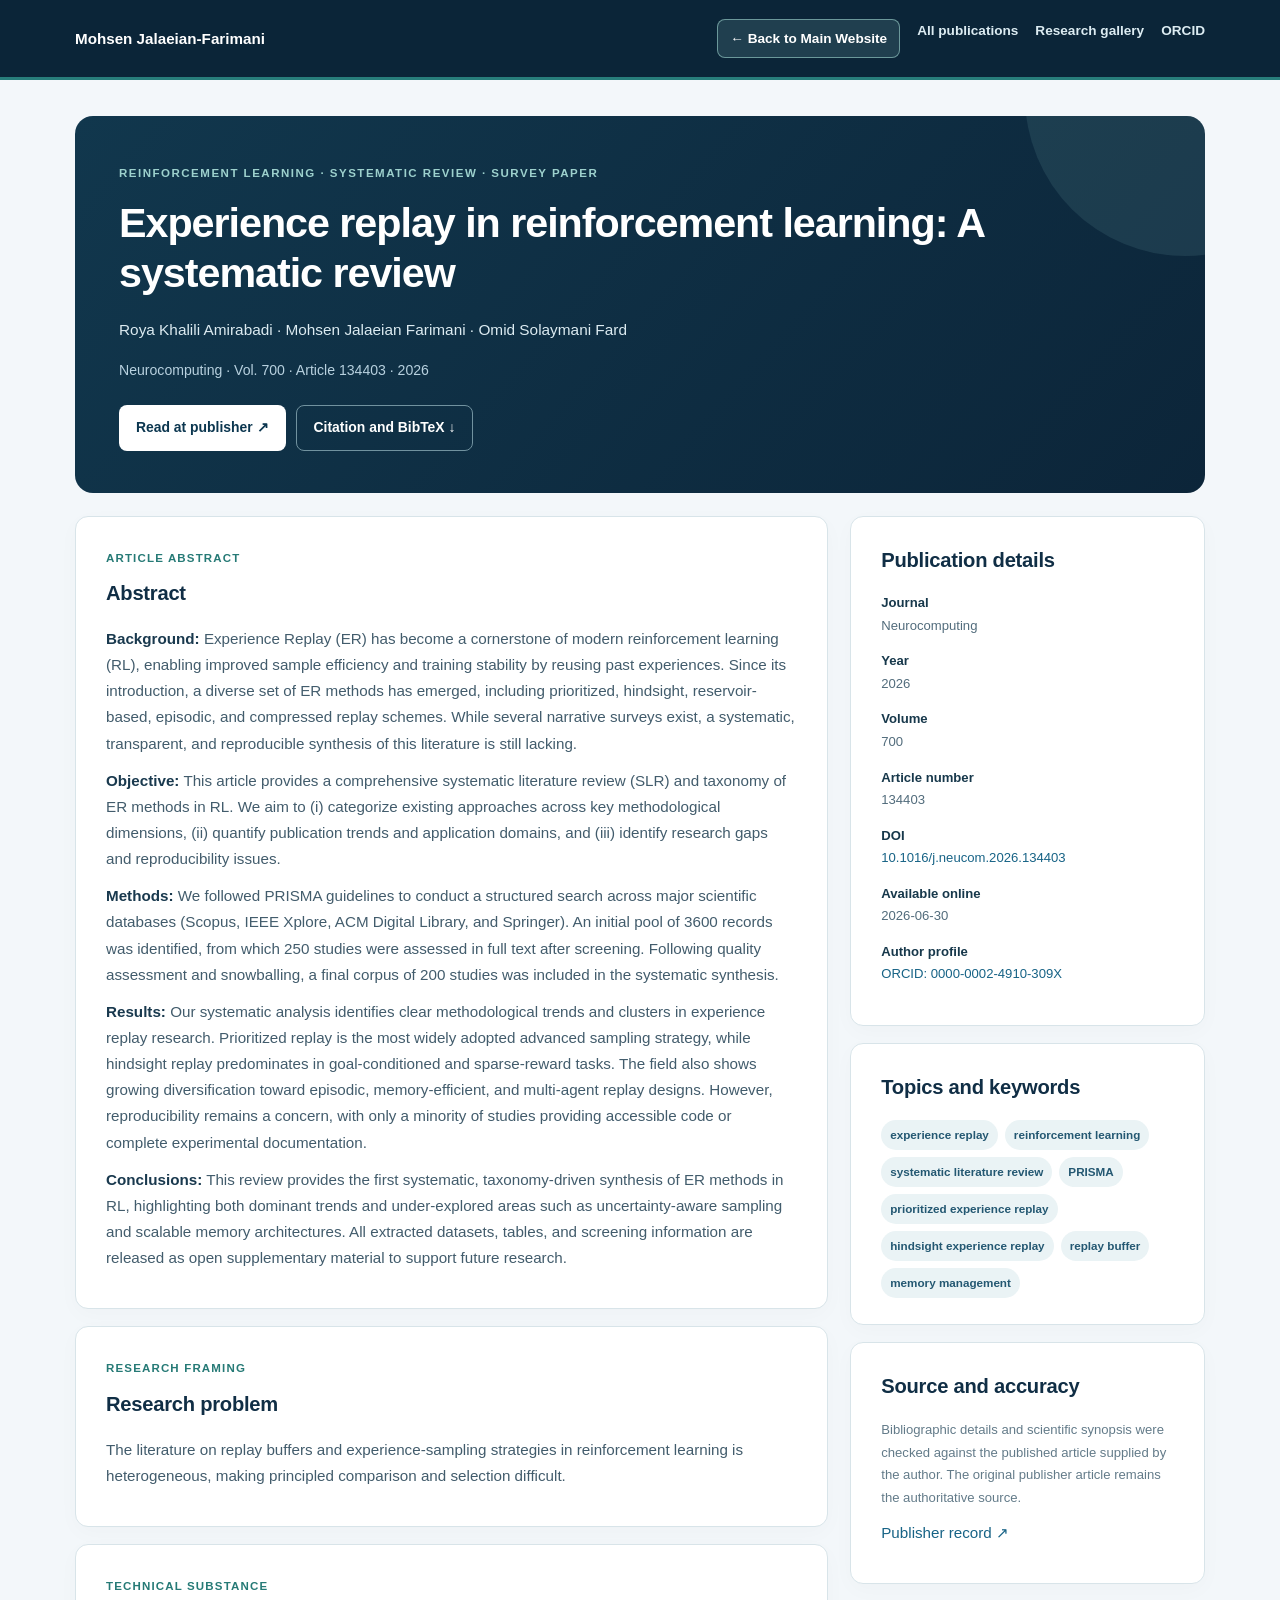
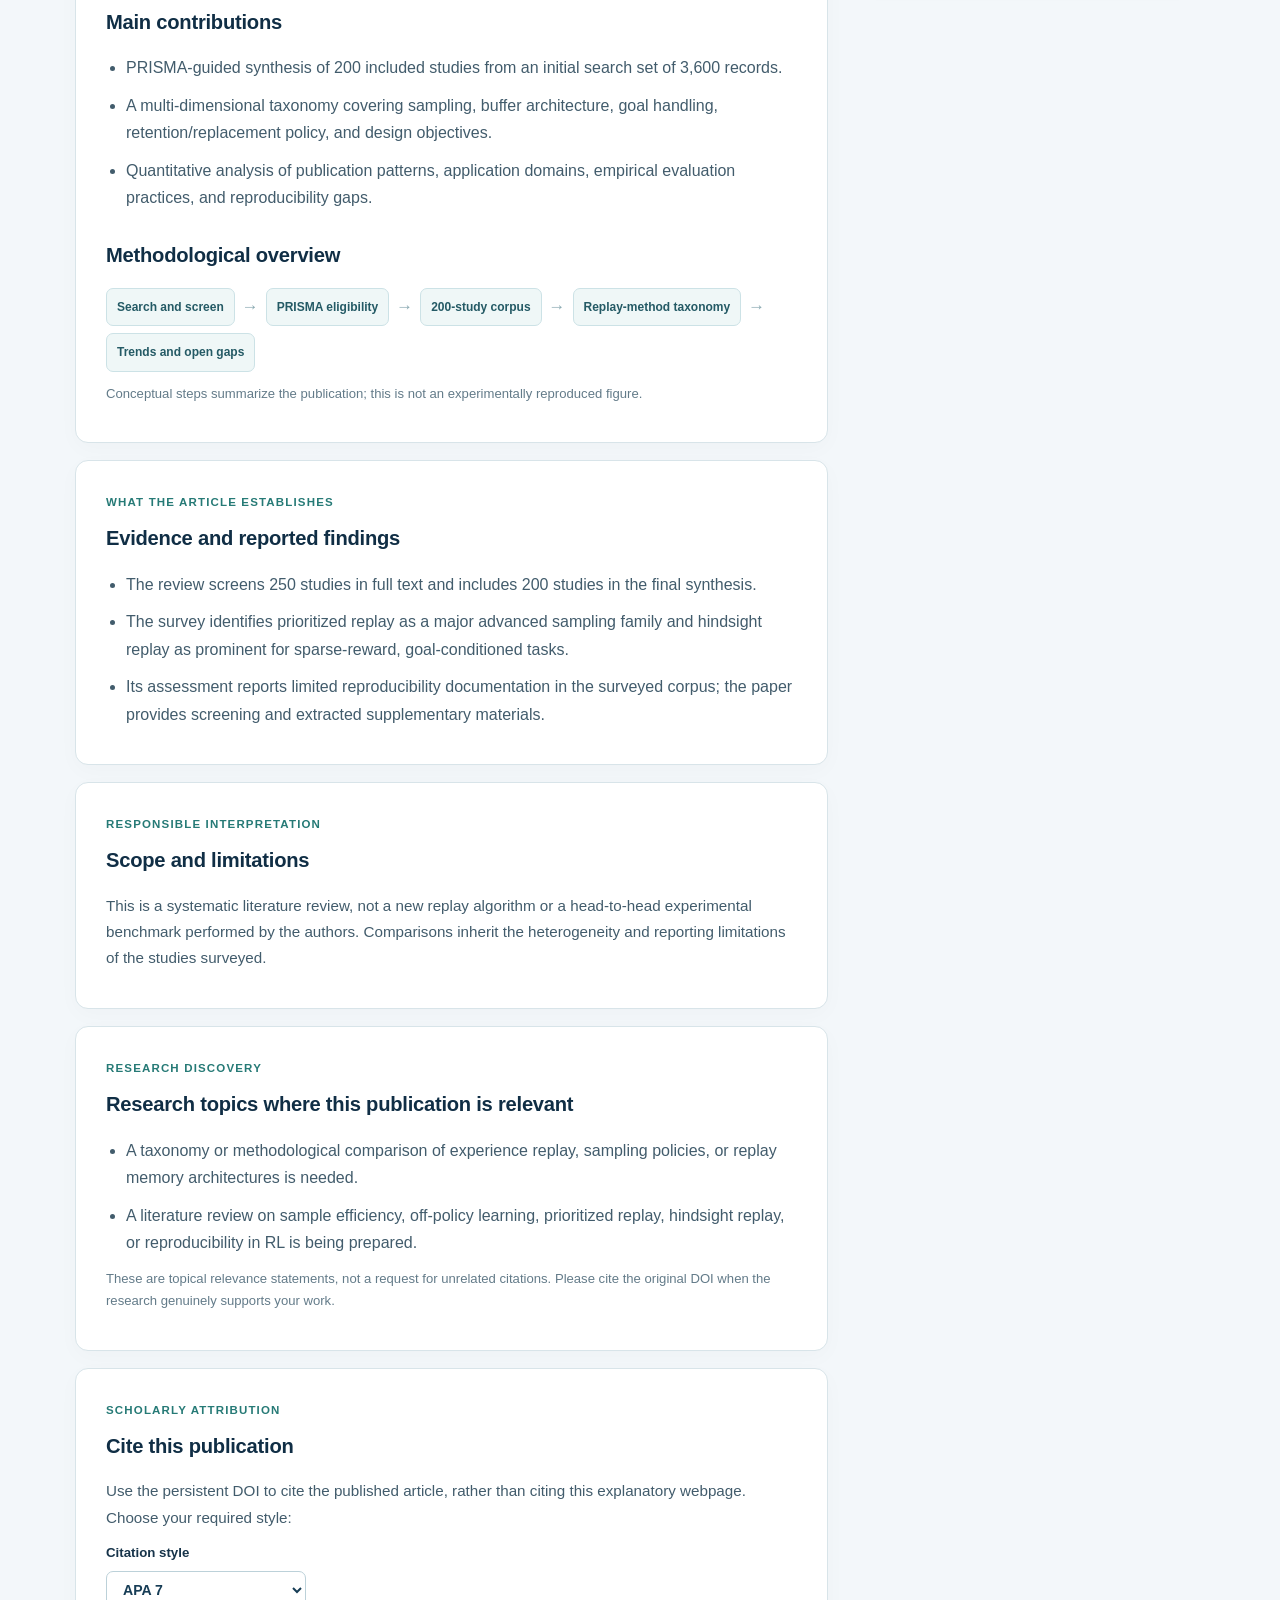
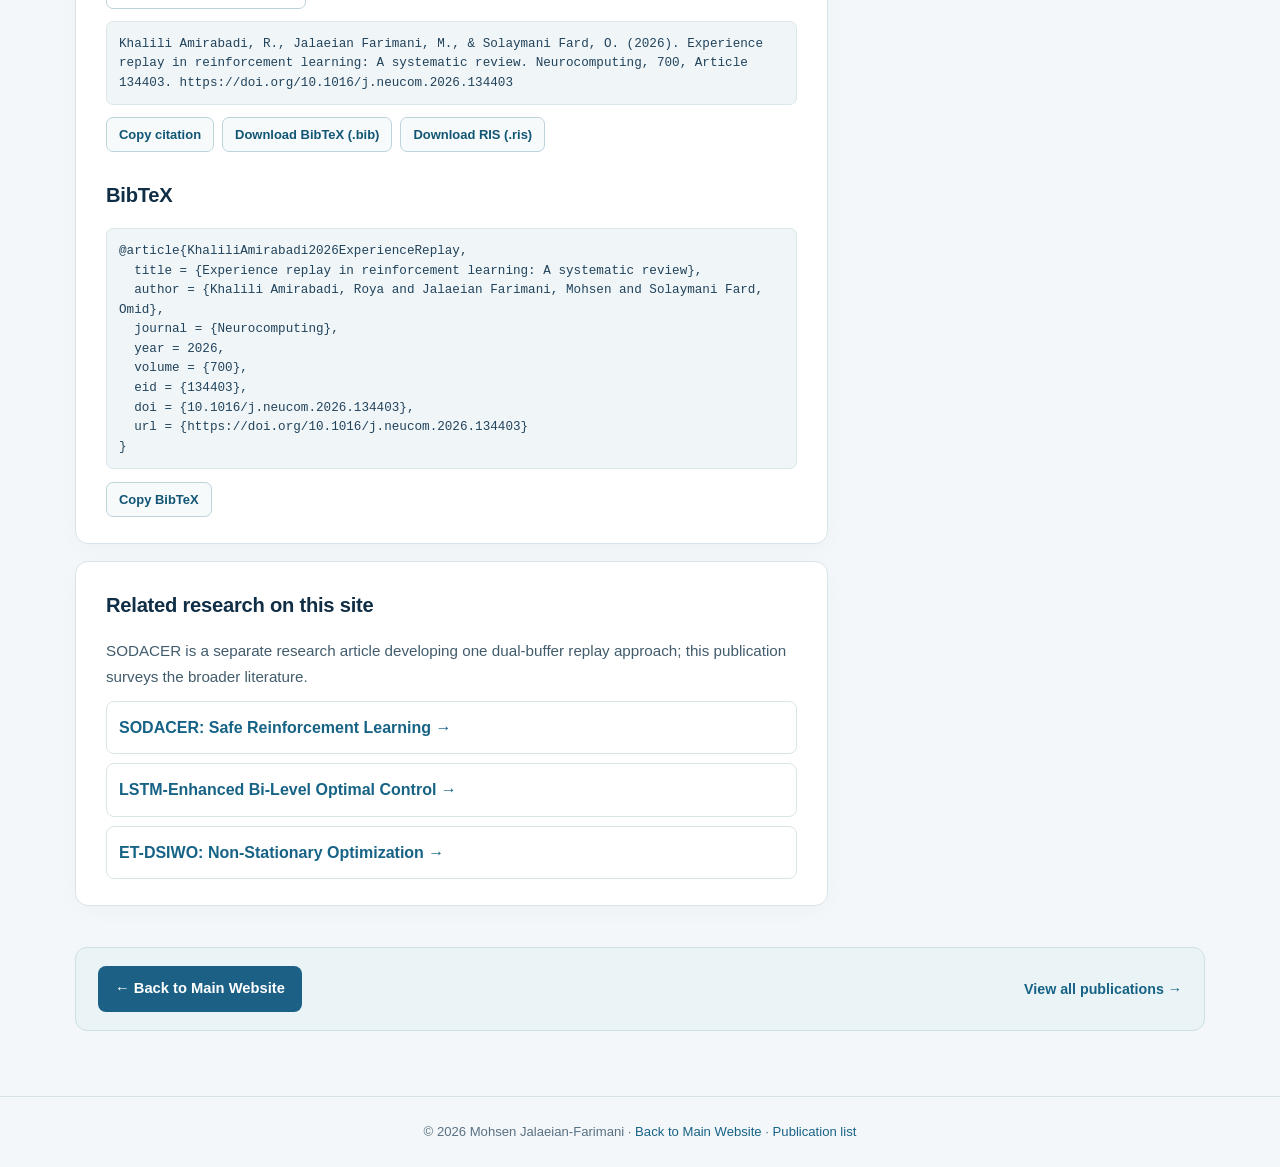
<file: papers/experience-replay-systematic-review.html>
<!DOCTYPE html>
<html lang="en"><head><meta charset="utf-8"><meta name="viewport" content="width=device-width,initial-scale=1">
<title>Experience replay in reinforcement learning: A systematic review | Research by Mohsen Jalaeian-Farimani</title>
<meta name="description" content="The literature on replay buffers and experience-sampling strategies in reinforcement learning is heterogeneous, making principled comparison and selection difficult. Publication details, methods, findings, DOI and citation downloads.">
<meta name="robots" content="index,follow,max-snippet:-1"><link rel="canonical" href="https://mohsenjalaeian.github.io/papers/experience-replay-systematic-review.html">
<meta name="citation_title" content="Experience replay in reinforcement learning: A systematic review">
<meta name="citation_author" content="Roya Khalili Amirabadi">
<meta name="citation_author" content="Mohsen Jalaeian Farimani">
<meta name="citation_author" content="Omid Solaymani Fard">
<meta name="citation_journal_title" content="Neurocomputing">
<meta name="citation_volume" content="700">
<meta name="citation_date" content="2026">
<meta name="citation_doi" content="10.1016/j.neucom.2026.134403">
<meta name="citation_abstract_html_url" content="https://mohsenjalaeian.github.io/papers/experience-replay-systematic-review.html">
<meta name="citation_article_number" content="134403">
<meta name="DC.title" content="Experience replay in reinforcement learning: A systematic review">
<meta name="DC.identifier" content="https://doi.org/10.1016/j.neucom.2026.134403">
<meta property="og:type" content="article">
<meta property="og:title" content="Experience replay in reinforcement learning: A systematic review">
<meta property="og:description" content="The literature on replay buffers and experience-sampling strategies in reinforcement learning is heterogeneous, making principled comparison and selection difficult.">
<meta property="og:url" content="https://mohsenjalaeian.github.io/papers/experience-replay-systematic-review.html">
<script type="application/ld+json">{
  "@context": "https://schema.org",
  "@type": "ScholarlyArticle",
  "@id": "https://mohsenjalaeian.github.io/papers/experience-replay-systematic-review.html#article",
  "mainEntityOfPage": {
    "@type": "WebPage",
    "@id": "https://mohsenjalaeian.github.io/papers/experience-replay-systematic-review.html"
  },
  "headline": "Experience replay in reinforcement learning: A systematic review",
  "name": "Experience replay in reinforcement learning: A systematic review",
  "description": "The literature on replay buffers and experience-sampling strategies in reinforcement learning is heterogeneous, making principled comparison and selection difficult. PRISMA-guided synthesis of 200 included studies from an initial search set of 3,600 records.",
  "abstract": "Experience Replay (ER) has become a cornerstone of modern reinforcement learning (RL), enabling improved sample efficiency and training stability by reusing past experiences. Since its introduction, a diverse set of ER methods has emerged, including prioritized, hindsight, reservoir-based, episodic, and compressed replay schemes. While several narrative surveys exist, a systematic, transparent, and reproducible synthesis of this literature is still lacking. This article provides a comprehensive systematic literature review (SLR) and taxonomy of ER methods in RL. We aim to (i) categorize existing approaches across key methodological dimensions, (ii) quantify publication trends and application domains, and (iii) identify research gaps and reproducibility issues. We followed PRISMA guidelines to conduct a structured search across major scientific databases (Scopus, IEEE Xplore, ACM Digital Library, and Springer). An initial pool of 3600 records was identified, from which 250 studies were assessed in full text after screening. Following quality assessment and snowballing, a final corpus of 200 studies was included in the systematic synthesis. Our systematic analysis identifies clear methodological trends and clusters in experience replay research. Prioritized replay is the most widely adopted advanced sampling strategy, while hindsight replay predominates in goal-conditioned and sparse-reward tasks. The field also shows growing diversification toward episodic, memory-efficient, and multi-agent replay designs. However, reproducibility remains a concern, with only a minority of studies providing accessible code or complete experimental documentation. This review provides the first systematic, taxonomy-driven synthesis of ER methods in RL, highlighting both dominant trends and under-explored areas such as uncertainty-aware sampling and scalable memory architectures. All extracted datasets, tables, and screening information are released as open supplementary material to support future research.",
  "author": [
    {
      "@type": "Person",
      "name": "Roya Khalili Amirabadi"
    },
    {
      "@type": "Person",
      "name": "Mohsen Jalaeian Farimani",
      "sameAs": "https://orcid.org/0000-0002-4910-309X"
    },
    {
      "@type": "Person",
      "name": "Omid Solaymani Fard"
    }
  ],
  "datePublished": "2026-06-30",
  "isPartOf": {
    "@type": "Periodical",
    "name": "Neurocomputing"
  },
  "volumeNumber": "700",
  "identifier": [
    {
      "@type": "PropertyValue",
      "propertyID": "DOI",
      "value": "10.1016/j.neucom.2026.134403"
    },
    "https://doi.org/10.1016/j.neucom.2026.134403"
  ],
  "sameAs": "https://doi.org/10.1016/j.neucom.2026.134403",
  "url": "https://mohsenjalaeian.github.io/papers/experience-replay-systematic-review.html",
  "keywords": [
    "experience replay",
    "reinforcement learning",
    "systematic literature review",
    "PRISMA",
    "prioritized experience replay",
    "hindsight experience replay",
    "replay buffer",
    "memory management"
  ],
  "inLanguage": "en",
  "articleSection": "Article 134403"
}</script>
<link rel="stylesheet" href="../assets/publications.css">
</head><body>
<header class="p-bar"><nav class="p-bar-inner" aria-label="Site navigation"><a class="p-brand" href="../index.html">Mohsen Jalaeian-Farimani</a><div class="p-links"><a class="p-home-link" href="../index.html">← Back to Main Website</a><a href="../index.html#publications">All publications</a><a href="../gallery.html">Research gallery</a><a href="https://orcid.org/0000-0002-4910-309X" target="_blank" rel="noopener noreferrer">ORCID</a></div></nav></header>
<main class="p-shell"><article>
<header class="p-hero"><span class="p-overline">Reinforcement learning · Systematic review · Survey paper</span><h1>Experience replay in reinforcement learning: A systematic review</h1>
<p class="p-authors">Roya Khalili Amirabadi · Mohsen Jalaeian Farimani · Omid Solaymani Fard</p><p class="p-biblio">Neurocomputing · Vol. 700 · Article 134403 · 2026</p>
<div class="p-hero-cta"><a class="p-action" href="https://doi.org/10.1016/j.neucom.2026.134403" target="_blank" rel="noopener noreferrer">Read at publisher ↗</a><a class="p-action p-action-outline" href="#citation">Citation and BibTeX ↓</a></div></header>
<div class="p-body"><div class="p-main">
<section class="p-card p-abstract" aria-labelledby="abstract"><div class="p-tagline">Article abstract</div><h2 id="abstract">Abstract</h2><p><strong>Background:</strong> Experience Replay (ER) has become a cornerstone of modern reinforcement learning (RL), enabling improved sample efficiency and training stability by reusing past experiences. Since its introduction, a diverse set of ER methods has emerged, including prioritized, hindsight, reservoir-based, episodic, and compressed replay schemes. While several narrative surveys exist, a systematic, transparent, and reproducible synthesis of this literature is still lacking.</p><p><strong>Objective:</strong> This article provides a comprehensive systematic literature review (SLR) and taxonomy of ER methods in RL. We aim to (i) categorize existing approaches across key methodological dimensions, (ii) quantify publication trends and application domains, and (iii) identify research gaps and reproducibility issues.</p><p><strong>Methods:</strong> We followed PRISMA guidelines to conduct a structured search across major scientific databases (Scopus, IEEE Xplore, ACM Digital Library, and Springer). An initial pool of 3600 records was identified, from which 250 studies were assessed in full text after screening. Following quality assessment and snowballing, a final corpus of 200 studies was included in the systematic synthesis.</p><p><strong>Results:</strong> Our systematic analysis identifies clear methodological trends and clusters in experience replay research. Prioritized replay is the most widely adopted advanced sampling strategy, while hindsight replay predominates in goal-conditioned and sparse-reward tasks. The field also shows growing diversification toward episodic, memory-efficient, and multi-agent replay designs. However, reproducibility remains a concern, with only a minority of studies providing accessible code or complete experimental documentation.</p><p><strong>Conclusions:</strong> This review provides the first systematic, taxonomy-driven synthesis of ER methods in RL, highlighting both dominant trends and under-explored areas such as uncertainty-aware sampling and scalable memory architectures. All extracted datasets, tables, and screening information are released as open supplementary material to support future research.</p></section>
<section class="p-card" aria-labelledby="research-question"><div class="p-tagline">Research framing</div><h2 id="research-question">Research problem</h2><p>The literature on replay buffers and experience-sampling strategies in reinforcement learning is heterogeneous, making principled comparison and selection difficult.</p></section>
<section class="p-card" aria-labelledby="contributions"><div class="p-tagline">Technical substance</div><h2 id="contributions">Main contributions</h2><ul><li>PRISMA-guided synthesis of 200 included studies from an initial search set of 3,600 records.</li><li>A multi-dimensional taxonomy covering sampling, buffer architecture, goal handling, retention/replacement policy, and design objectives.</li><li>Quantitative analysis of publication patterns, application domains, empirical evaluation practices, and reproducibility gaps.</li></ul><h2 style="margin-top:26px">Methodological overview</h2><div class="p-flow" aria-label="Conceptual sequence of the method"><span class="p-step">Search and screen</span><span class="p-arrow" aria-hidden="true">→</span><span class="p-step">PRISMA eligibility</span><span class="p-arrow" aria-hidden="true">→</span><span class="p-step">200-study corpus</span><span class="p-arrow" aria-hidden="true">→</span><span class="p-step">Replay-method taxonomy</span><span class="p-arrow" aria-hidden="true">→</span><span class="p-step">Trends and open gaps</span></div><p class="p-note">Conceptual steps summarize the publication; this is not an experimentally reproduced figure.</p></section>
<section class="p-card" aria-labelledby="evidence"><div class="p-tagline">What the article establishes</div><h2 id="evidence">Evidence and reported findings</h2><ul><li>The review screens 250 studies in full text and includes 200 studies in the final synthesis.</li><li>The survey identifies prioritized replay as a major advanced sampling family and hindsight replay as prominent for sparse-reward, goal-conditioned tasks.</li><li>Its assessment reports limited reproducibility documentation in the surveyed corpus; the paper provides screening and extracted supplementary materials.</li></ul></section>
<section class="p-card" aria-labelledby="scope"><div class="p-tagline">Responsible interpretation</div><h2 id="scope">Scope and limitations</h2><p>This is a systematic literature review, not a new replay algorithm or a head-to-head experimental benchmark performed by the authors. Comparisons inherit the heterogeneity and reporting limitations of the studies surveyed.</p></section>
<section class="p-card" aria-labelledby="relevance"><div class="p-tagline">Research discovery</div><h2 id="relevance">Research topics where this publication is relevant</h2><ul><li>A taxonomy or methodological comparison of experience replay, sampling policies, or replay memory architectures is needed.</li><li>A literature review on sample efficiency, off-policy learning, prioritized replay, hindsight replay, or reproducibility in RL is being prepared.</li></ul><p class="p-note">These are topical relevance statements, not a request for unrelated citations. Please cite the original DOI when the research genuinely supports your work.</p></section>
<section class="p-card" id="citation"><div class="p-tagline">Scholarly attribution</div><h2>Cite this publication</h2><p>Use the persistent DOI to cite the published article, rather than citing this explanatory webpage. Choose your required style:</p><label for="citation-style" style="display:block;font-size:.83rem;font-weight:800;margin-bottom:6px">Citation style</label><select id="citation-style" class="p-select" aria-label="Choose citation style"><option value="APA 7">APA 7</option><option value="IEEE">IEEE</option><option value="Vancouver">Vancouver</option><option value="Harvard">Harvard</option></select><div class="p-code" id="citation-text" aria-live="polite">Khalili Amirabadi, R., Jalaeian Farimani, M., &amp; Solaymani Fard, O. (2026). Experience replay in reinforcement learning: A systematic review. Neurocomputing, 700, Article 134403. https://doi.org/10.1016/j.neucom.2026.134403</div><script type="application/json" id="citation-formats">{"APA 7": "Khalili Amirabadi, R., Jalaeian Farimani, M., & Solaymani Fard, O. (2026). Experience replay in reinforcement learning: A systematic review. Neurocomputing, 700, Article 134403. https://doi.org/10.1016/j.neucom.2026.134403", "IEEE": "R. Khalili Amirabadi, M. Jalaeian Farimani and O. Solaymani Fard, “Experience replay in reinforcement learning: A systematic review,” Neurocomputing, vol. 700, Art. no. 134403, 2026, doi: 10.1016/j.neucom.2026.134403.", "Vancouver": "Khalili Amirabadi R, Jalaeian Farimani M, Solaymani Fard O. Experience replay in reinforcement learning: A systematic review. Neurocomputing. 2026;700:134403. doi:10.1016/j.neucom.2026.134403.", "Harvard": "Khalili Amirabadi, R., Jalaeian Farimani, M. and Solaymani Fard, O. (2026) “Experience replay in reinforcement learning: A systematic review”, Neurocomputing, 700, Article 134403. doi: 10.1016/j.neucom.2026.134403."}</script><div class="p-buttons"><button class="p-button" id="copy-citation" type="button">Copy citation</button><a class="p-button" download href="experience-replay-systematic-review.bib">Download BibTeX (.bib)</a><a class="p-button" download href="experience-replay-systematic-review.ris">Download RIS (.ris)</a></div><h2 style="margin-top:26px">BibTeX</h2><pre class="p-code" id="bibtex">@article{KhaliliAmirabadi2026ExperienceReplay,
  title = {Experience replay in reinforcement learning: A systematic review},
  author = {Khalili Amirabadi, Roya and Jalaeian Farimani, Mohsen and Solaymani Fard, Omid},
  journal = {Neurocomputing},
  year = 2026,
  volume = {700},
  eid = {134403},
  doi = {10.1016/j.neucom.2026.134403},
  url = {https://doi.org/10.1016/j.neucom.2026.134403}
}
</pre><div class="p-buttons"><button class="p-button" id="copy-bibtex" type="button">Copy BibTeX</button></div></section>
<section class="p-card p-related"><h2>Related research on this site</h2><p>SODACER is a separate research article developing one dual-buffer replay approach; this publication surveys the broader literature.</p><a href="sodacer-safe-reinforcement-learning.html">SODACER: Safe Reinforcement Learning →</a><a href="lstm-bilevel-optimal-control.html">LSTM-Enhanced Bi-Level Optimal Control →</a><a href="et-dsiwo-dynamic-optimization.html">ET-DSIWO: Non-Stationary Optimization →</a></section>
</div><aside class="p-aside" aria-label="Bibliographic data and research keywords">
<section class="p-card"><h2>Publication details</h2><dl class="p-mini"><dt>Journal</dt><dd>Neurocomputing</dd><dt>Year</dt><dd>2026</dd><dt>Volume</dt><dd>700</dd><dt>Article number</dt><dd>134403</dd><dt>DOI</dt><dd><a href="https://doi.org/10.1016/j.neucom.2026.134403" target="_blank" rel="noopener noreferrer">10.1016/j.neucom.2026.134403</a></dd><dt>Available online</dt><dd>2026-06-30</dd><dt>Author profile</dt><dd><a href="https://orcid.org/0000-0002-4910-309X" target="_blank" rel="noopener noreferrer">ORCID: 0000-0002-4910-309X</a></dd></dl></section>
<section class="p-card"><h2>Topics and keywords</h2><div class="p-tags"><span class="p-chip">experience replay</span><span class="p-chip">reinforcement learning</span><span class="p-chip">systematic literature review</span><span class="p-chip">PRISMA</span><span class="p-chip">prioritized experience replay</span><span class="p-chip">hindsight experience replay</span><span class="p-chip">replay buffer</span><span class="p-chip">memory management</span></div></section><section class="p-card"><h2>Source and accuracy</h2><p class="p-note">Bibliographic details and scientific synopsis were checked against the published article supplied by the author. The original publisher article remains the authoritative source.</p><p><a href="https://doi.org/10.1016/j.neucom.2026.134403" target="_blank" rel="noopener noreferrer">Publisher record ↗</a></p></section>
</aside></div></article>
<nav class="p-return-navigation" aria-label="Return to main website and publications">
  <a class="p-return-home" href="../index.html">← Back to Main Website</a>
  <a class="p-return-list" href="../index.html#publications">View all publications →</a>
</nav>
</main><footer class="p-footer">© 2026 Mohsen Jalaeian-Farimani · <a href="../index.html">Back to Main Website</a> · <a href="../index.html#publications">Publication list</a></footer>
<script>(()=>{const dropdown=document.getElementById('citation-style'),formats=JSON.parse(document.getElementById('citation-formats').textContent);dropdown.addEventListener('change',()=>{document.getElementById('citation-text').textContent=formats[dropdown.value]});for(const [id,target] of [['copy-citation','citation-text'],['copy-bibtex','bibtex']]){const btn=document.getElementById(id);btn.addEventListener('click',async()=>{const str=document.getElementById(target).innerText;try{await navigator.clipboard.writeText(str);btn.textContent='Copied ✓';setTimeout(()=>btn.textContent=id==='copy-bibtex'?'Copy BibTeX':'Copy citation',1600)}catch(e){btn.textContent='Select text above to copy'}})}})();</script>
</body></html>
</file>
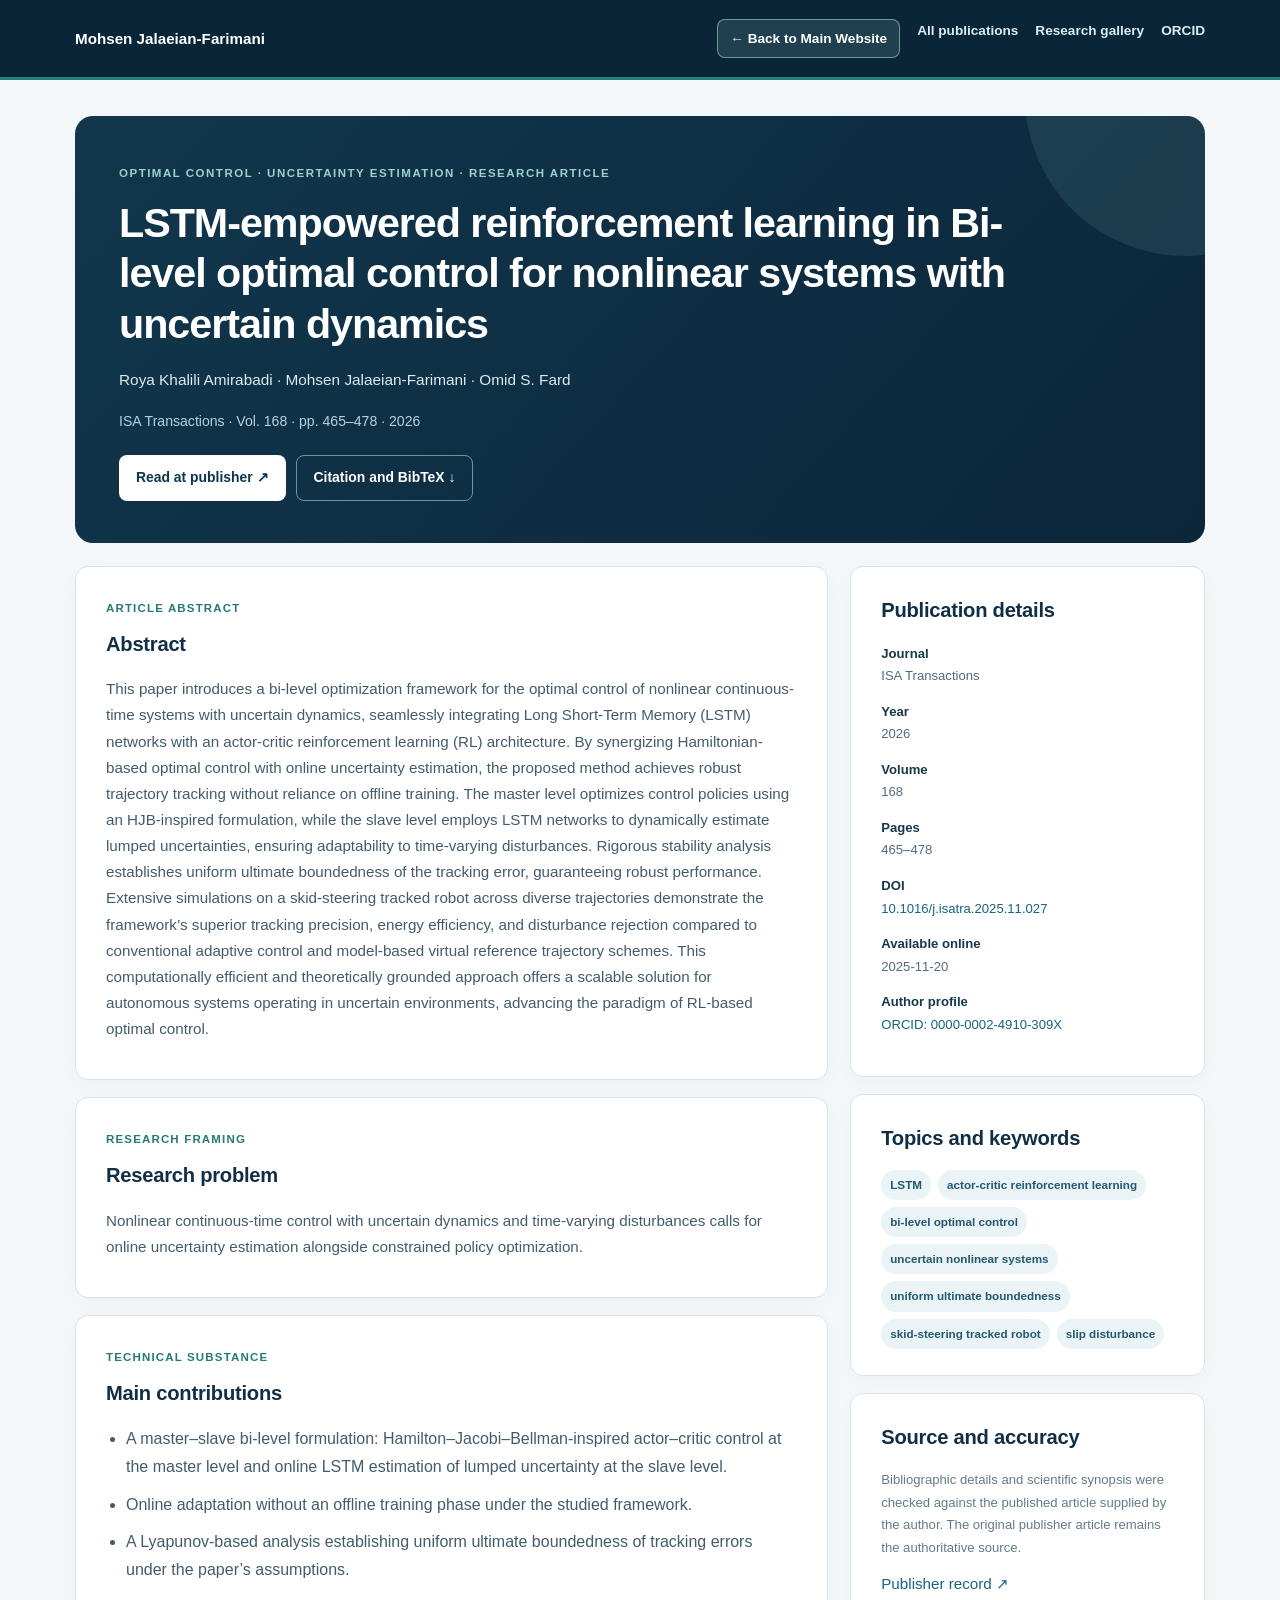
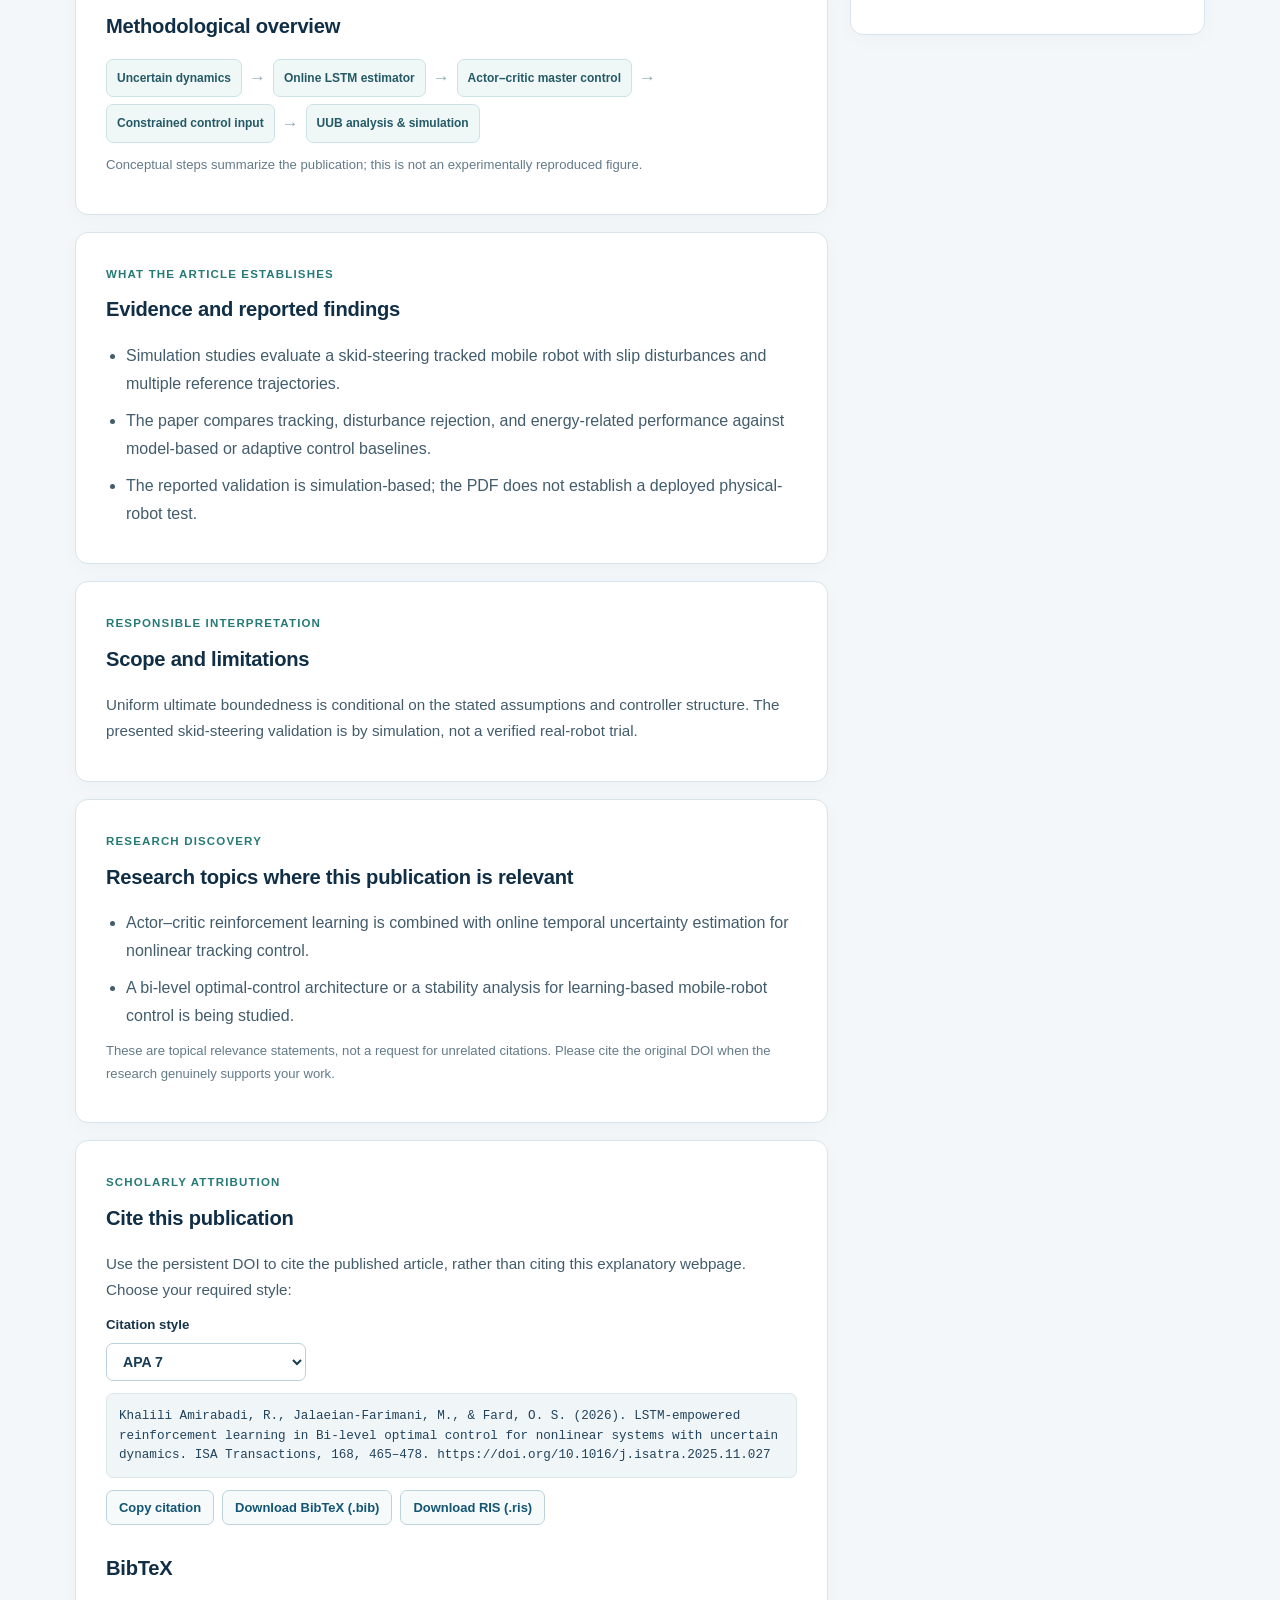
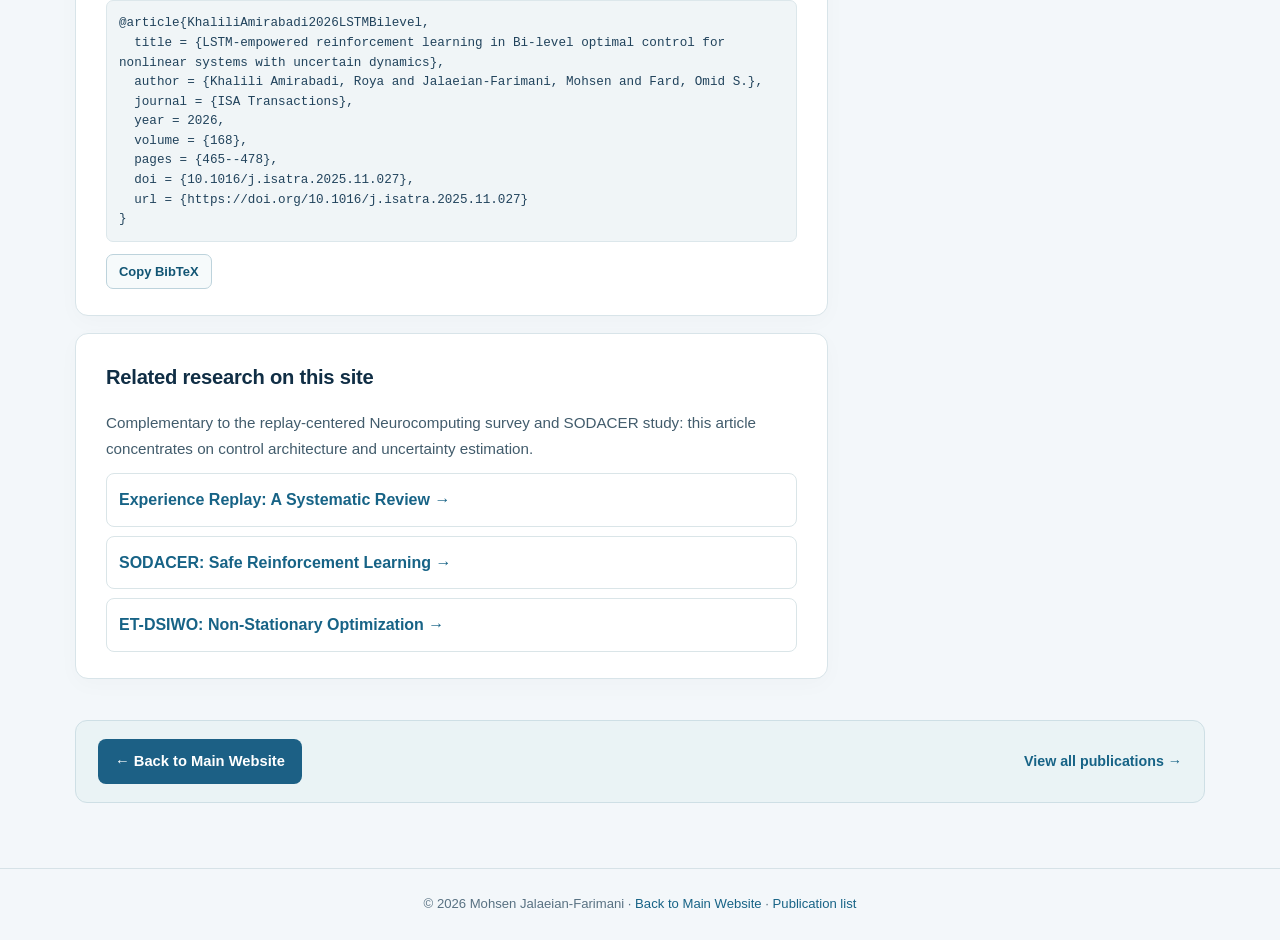
<file: papers/lstm-bilevel-optimal-control.html>
<!DOCTYPE html>
<html lang="en"><head><meta charset="utf-8"><meta name="viewport" content="width=device-width,initial-scale=1">
<title>LSTM-empowered reinforcement learning in Bi-level optimal control for nonlinear systems with uncertain dynamics | Research by Mohsen Jalaeian-Farimani</title>
<meta name="description" content="Nonlinear continuous-time control with uncertain dynamics and time-varying disturbances calls for online uncertainty estimation alongside constrained policy optimization. Publication details, methods, findings, DOI and citation downloads.">
<meta name="robots" content="index,follow,max-snippet:-1"><link rel="canonical" href="https://mohsenjalaeian.github.io/papers/lstm-bilevel-optimal-control.html">
<meta name="citation_title" content="LSTM-empowered reinforcement learning in Bi-level optimal control for nonlinear systems with uncertain dynamics">
<meta name="citation_author" content="Roya Khalili Amirabadi">
<meta name="citation_author" content="Mohsen Jalaeian-Farimani">
<meta name="citation_author" content="Omid S. Fard">
<meta name="citation_journal_title" content="ISA Transactions">
<meta name="citation_volume" content="168">
<meta name="citation_date" content="2026">
<meta name="citation_doi" content="10.1016/j.isatra.2025.11.027">
<meta name="citation_abstract_html_url" content="https://mohsenjalaeian.github.io/papers/lstm-bilevel-optimal-control.html">
<meta name="citation_firstpage" content="465">
<meta name="citation_lastpage" content="478">
<meta name="DC.title" content="LSTM-empowered reinforcement learning in Bi-level optimal control for nonlinear systems with uncertain dynamics">
<meta name="DC.identifier" content="https://doi.org/10.1016/j.isatra.2025.11.027">
<meta property="og:type" content="article">
<meta property="og:title" content="LSTM-empowered reinforcement learning in Bi-level optimal control for nonlinear systems with uncertain dynamics">
<meta property="og:description" content="Nonlinear continuous-time control with uncertain dynamics and time-varying disturbances calls for online uncertainty estimation alongside constrained policy optimization.">
<meta property="og:url" content="https://mohsenjalaeian.github.io/papers/lstm-bilevel-optimal-control.html">
<script type="application/ld+json">{
  "@context": "https://schema.org",
  "@type": "ScholarlyArticle",
  "@id": "https://mohsenjalaeian.github.io/papers/lstm-bilevel-optimal-control.html#article",
  "mainEntityOfPage": {
    "@type": "WebPage",
    "@id": "https://mohsenjalaeian.github.io/papers/lstm-bilevel-optimal-control.html"
  },
  "headline": "LSTM-empowered reinforcement learning in Bi-level optimal control for nonlinear systems with uncertain dynamics",
  "name": "LSTM-empowered reinforcement learning in Bi-level optimal control for nonlinear systems with uncertain dynamics",
  "description": "Nonlinear continuous-time control with uncertain dynamics and time-varying disturbances calls for online uncertainty estimation alongside constrained policy optimization. A master–slave bi-level formulation: Hamilton–Jacobi–Bellman-inspired actor–critic control at the master level and online LSTM estimation of lumped uncertainty at the slave level.",
  "abstract": "This paper introduces a bi-level optimization framework for the optimal control of nonlinear continuous-time systems with uncertain dynamics, seamlessly integrating Long Short-Term Memory (LSTM) networks with an actor-critic reinforcement learning (RL) architecture. By synergizing Hamiltonian-based optimal control with online uncertainty estimation, the proposed method achieves robust trajectory tracking without reliance on offline training. The master level optimizes control policies using an HJB-inspired formulation, while the slave level employs LSTM networks to dynamically estimate lumped uncertainties, ensuring adaptability to time-varying disturbances. Rigorous stability analysis establishes uniform ultimate boundedness of the tracking error, guaranteeing robust performance. Extensive simulations on a skid-steering tracked robot across diverse trajectories demonstrate the framework’s superior tracking precision, energy efficiency, and disturbance rejection compared to conventional adaptive control and model-based virtual reference trajectory schemes. This computationally efficient and theoretically grounded approach offers a scalable solution for autonomous systems operating in uncertain environments, advancing the paradigm of RL-based optimal control.",
  "author": [
    {
      "@type": "Person",
      "name": "Roya Khalili Amirabadi"
    },
    {
      "@type": "Person",
      "name": "Mohsen Jalaeian-Farimani",
      "sameAs": "https://orcid.org/0000-0002-4910-309X"
    },
    {
      "@type": "Person",
      "name": "Omid S. Fard"
    }
  ],
  "datePublished": "2025-11-20",
  "isPartOf": {
    "@type": "Periodical",
    "name": "ISA Transactions"
  },
  "volumeNumber": "168",
  "identifier": [
    {
      "@type": "PropertyValue",
      "propertyID": "DOI",
      "value": "10.1016/j.isatra.2025.11.027"
    },
    "https://doi.org/10.1016/j.isatra.2025.11.027"
  ],
  "sameAs": "https://doi.org/10.1016/j.isatra.2025.11.027",
  "url": "https://mohsenjalaeian.github.io/papers/lstm-bilevel-optimal-control.html",
  "keywords": [
    "LSTM",
    "actor-critic reinforcement learning",
    "bi-level optimal control",
    "uncertain nonlinear systems",
    "uniform ultimate boundedness",
    "skid-steering tracked robot",
    "slip disturbance"
  ],
  "inLanguage": "en",
  "pagination": "465–478"
}</script>
<link rel="stylesheet" href="../assets/publications.css">
</head><body>
<header class="p-bar"><nav class="p-bar-inner" aria-label="Site navigation"><a class="p-brand" href="../index.html">Mohsen Jalaeian-Farimani</a><div class="p-links"><a class="p-home-link" href="../index.html">← Back to Main Website</a><a href="../index.html#publications">All publications</a><a href="../gallery.html">Research gallery</a><a href="https://orcid.org/0000-0002-4910-309X" target="_blank" rel="noopener noreferrer">ORCID</a></div></nav></header>
<main class="p-shell"><article>
<header class="p-hero"><span class="p-overline">Optimal control · Uncertainty estimation · Research article</span><h1>LSTM-empowered reinforcement learning in Bi-level optimal control for nonlinear systems with uncertain dynamics</h1>
<p class="p-authors">Roya Khalili Amirabadi · Mohsen Jalaeian-Farimani · Omid S. Fard</p><p class="p-biblio">ISA Transactions · Vol. 168 · pp. 465–478 · 2026</p>
<div class="p-hero-cta"><a class="p-action" href="https://doi.org/10.1016/j.isatra.2025.11.027" target="_blank" rel="noopener noreferrer">Read at publisher ↗</a><a class="p-action p-action-outline" href="#citation">Citation and BibTeX ↓</a></div></header>
<div class="p-body"><div class="p-main">
<section class="p-card p-abstract" aria-labelledby="abstract"><div class="p-tagline">Article abstract</div><h2 id="abstract">Abstract</h2><p>This paper introduces a bi-level optimization framework for the optimal control of nonlinear continuous-time systems with uncertain dynamics, seamlessly integrating Long Short-Term Memory (LSTM) networks with an actor-critic reinforcement learning (RL) architecture. By synergizing Hamiltonian-based optimal control with online uncertainty estimation, the proposed method achieves robust trajectory tracking without reliance on offline training. The master level optimizes control policies using an HJB-inspired formulation, while the slave level employs LSTM networks to dynamically estimate lumped uncertainties, ensuring adaptability to time-varying disturbances. Rigorous stability analysis establishes uniform ultimate boundedness of the tracking error, guaranteeing robust performance. Extensive simulations on a skid-steering tracked robot across diverse trajectories demonstrate the framework’s superior tracking precision, energy efficiency, and disturbance rejection compared to conventional adaptive control and model-based virtual reference trajectory schemes. This computationally efficient and theoretically grounded approach offers a scalable solution for autonomous systems operating in uncertain environments, advancing the paradigm of RL-based optimal control.</p></section>
<section class="p-card" aria-labelledby="research-question"><div class="p-tagline">Research framing</div><h2 id="research-question">Research problem</h2><p>Nonlinear continuous-time control with uncertain dynamics and time-varying disturbances calls for online uncertainty estimation alongside constrained policy optimization.</p></section>
<section class="p-card" aria-labelledby="contributions"><div class="p-tagline">Technical substance</div><h2 id="contributions">Main contributions</h2><ul><li>A master–slave bi-level formulation: Hamilton–Jacobi–Bellman-inspired actor–critic control at the master level and online LSTM estimation of lumped uncertainty at the slave level.</li><li>Online adaptation without an offline training phase under the studied framework.</li><li>A Lyapunov-based analysis establishing uniform ultimate boundedness of tracking errors under the paper’s assumptions.</li></ul><h2 style="margin-top:26px">Methodological overview</h2><div class="p-flow" aria-label="Conceptual sequence of the method"><span class="p-step">Uncertain dynamics</span><span class="p-arrow" aria-hidden="true">→</span><span class="p-step">Online LSTM estimator</span><span class="p-arrow" aria-hidden="true">→</span><span class="p-step">Actor–critic master control</span><span class="p-arrow" aria-hidden="true">→</span><span class="p-step">Constrained control input</span><span class="p-arrow" aria-hidden="true">→</span><span class="p-step">UUB analysis &amp; simulation</span></div><p class="p-note">Conceptual steps summarize the publication; this is not an experimentally reproduced figure.</p></section>
<section class="p-card" aria-labelledby="evidence"><div class="p-tagline">What the article establishes</div><h2 id="evidence">Evidence and reported findings</h2><ul><li>Simulation studies evaluate a skid-steering tracked mobile robot with slip disturbances and multiple reference trajectories.</li><li>The paper compares tracking, disturbance rejection, and energy-related performance against model-based or adaptive control baselines.</li><li>The reported validation is simulation-based; the PDF does not establish a deployed physical-robot test.</li></ul></section>
<section class="p-card" aria-labelledby="scope"><div class="p-tagline">Responsible interpretation</div><h2 id="scope">Scope and limitations</h2><p>Uniform ultimate boundedness is conditional on the stated assumptions and controller structure. The presented skid-steering validation is by simulation, not a verified real-robot trial.</p></section>
<section class="p-card" aria-labelledby="relevance"><div class="p-tagline">Research discovery</div><h2 id="relevance">Research topics where this publication is relevant</h2><ul><li>Actor–critic reinforcement learning is combined with online temporal uncertainty estimation for nonlinear tracking control.</li><li>A bi-level optimal-control architecture or a stability analysis for learning-based mobile-robot control is being studied.</li></ul><p class="p-note">These are topical relevance statements, not a request for unrelated citations. Please cite the original DOI when the research genuinely supports your work.</p></section>
<section class="p-card" id="citation"><div class="p-tagline">Scholarly attribution</div><h2>Cite this publication</h2><p>Use the persistent DOI to cite the published article, rather than citing this explanatory webpage. Choose your required style:</p><label for="citation-style" style="display:block;font-size:.83rem;font-weight:800;margin-bottom:6px">Citation style</label><select id="citation-style" class="p-select" aria-label="Choose citation style"><option value="APA 7">APA 7</option><option value="IEEE">IEEE</option><option value="Vancouver">Vancouver</option><option value="Harvard">Harvard</option></select><div class="p-code" id="citation-text" aria-live="polite">Khalili Amirabadi, R., Jalaeian-Farimani, M., &amp; Fard, O. S. (2026). LSTM-empowered reinforcement learning in Bi-level optimal control for nonlinear systems with uncertain dynamics. ISA Transactions, 168, 465–478. https://doi.org/10.1016/j.isatra.2025.11.027</div><script type="application/json" id="citation-formats">{"APA 7": "Khalili Amirabadi, R., Jalaeian-Farimani, M., & Fard, O. S. (2026). LSTM-empowered reinforcement learning in Bi-level optimal control for nonlinear systems with uncertain dynamics. ISA Transactions, 168, 465–478. https://doi.org/10.1016/j.isatra.2025.11.027", "IEEE": "R. Khalili Amirabadi, M. Jalaeian-Farimani and O. S. Fard, “LSTM-empowered reinforcement learning in Bi-level optimal control for nonlinear systems with uncertain dynamics,” ISA Transactions, vol. 168, pp. 465–478, 2026, doi: 10.1016/j.isatra.2025.11.027.", "Vancouver": "Khalili Amirabadi R, Jalaeian-Farimani M, Fard OS. LSTM-empowered reinforcement learning in Bi-level optimal control for nonlinear systems with uncertain dynamics. ISA Transactions. 2026;168:465-478. doi:10.1016/j.isatra.2025.11.027.", "Harvard": "Khalili Amirabadi, R., Jalaeian-Farimani, M. and Fard, O. S. (2026) “LSTM-empowered reinforcement learning in Bi-level optimal control for nonlinear systems with uncertain dynamics”, ISA Transactions, 168, 465–478. doi: 10.1016/j.isatra.2025.11.027."}</script><div class="p-buttons"><button class="p-button" id="copy-citation" type="button">Copy citation</button><a class="p-button" download href="lstm-bilevel-optimal-control.bib">Download BibTeX (.bib)</a><a class="p-button" download href="lstm-bilevel-optimal-control.ris">Download RIS (.ris)</a></div><h2 style="margin-top:26px">BibTeX</h2><pre class="p-code" id="bibtex">@article{KhaliliAmirabadi2026LSTMBilevel,
  title = {LSTM-empowered reinforcement learning in Bi-level optimal control for nonlinear systems with uncertain dynamics},
  author = {Khalili Amirabadi, Roya and Jalaeian-Farimani, Mohsen and Fard, Omid S.},
  journal = {ISA Transactions},
  year = 2026,
  volume = {168},
  pages = {465--478},
  doi = {10.1016/j.isatra.2025.11.027},
  url = {https://doi.org/10.1016/j.isatra.2025.11.027}
}
</pre><div class="p-buttons"><button class="p-button" id="copy-bibtex" type="button">Copy BibTeX</button></div></section>
<section class="p-card p-related"><h2>Related research on this site</h2><p>Complementary to the replay-centered Neurocomputing survey and SODACER study: this article concentrates on control architecture and uncertainty estimation.</p><a href="experience-replay-systematic-review.html">Experience Replay: A Systematic Review →</a><a href="sodacer-safe-reinforcement-learning.html">SODACER: Safe Reinforcement Learning →</a><a href="et-dsiwo-dynamic-optimization.html">ET-DSIWO: Non-Stationary Optimization →</a></section>
</div><aside class="p-aside" aria-label="Bibliographic data and research keywords">
<section class="p-card"><h2>Publication details</h2><dl class="p-mini"><dt>Journal</dt><dd>ISA Transactions</dd><dt>Year</dt><dd>2026</dd><dt>Volume</dt><dd>168</dd><dt>Pages</dt><dd>465–478</dd><dt>DOI</dt><dd><a href="https://doi.org/10.1016/j.isatra.2025.11.027" target="_blank" rel="noopener noreferrer">10.1016/j.isatra.2025.11.027</a></dd><dt>Available online</dt><dd>2025-11-20</dd><dt>Author profile</dt><dd><a href="https://orcid.org/0000-0002-4910-309X" target="_blank" rel="noopener noreferrer">ORCID: 0000-0002-4910-309X</a></dd></dl></section>
<section class="p-card"><h2>Topics and keywords</h2><div class="p-tags"><span class="p-chip">LSTM</span><span class="p-chip">actor-critic reinforcement learning</span><span class="p-chip">bi-level optimal control</span><span class="p-chip">uncertain nonlinear systems</span><span class="p-chip">uniform ultimate boundedness</span><span class="p-chip">skid-steering tracked robot</span><span class="p-chip">slip disturbance</span></div></section><section class="p-card"><h2>Source and accuracy</h2><p class="p-note">Bibliographic details and scientific synopsis were checked against the published article supplied by the author. The original publisher article remains the authoritative source.</p><p><a href="https://doi.org/10.1016/j.isatra.2025.11.027" target="_blank" rel="noopener noreferrer">Publisher record ↗</a></p></section>
</aside></div></article>
<nav class="p-return-navigation" aria-label="Return to main website and publications">
  <a class="p-return-home" href="../index.html">← Back to Main Website</a>
  <a class="p-return-list" href="../index.html#publications">View all publications →</a>
</nav>
</main><footer class="p-footer">© 2026 Mohsen Jalaeian-Farimani · <a href="../index.html">Back to Main Website</a> · <a href="../index.html#publications">Publication list</a></footer>
<script>(()=>{const dropdown=document.getElementById('citation-style'),formats=JSON.parse(document.getElementById('citation-formats').textContent);dropdown.addEventListener('change',()=>{document.getElementById('citation-text').textContent=formats[dropdown.value]});for(const [id,target] of [['copy-citation','citation-text'],['copy-bibtex','bibtex']]){const btn=document.getElementById(id);btn.addEventListener('click',async()=>{const str=document.getElementById(target).innerText;try{await navigator.clipboard.writeText(str);btn.textContent='Copied ✓';setTimeout(()=>btn.textContent=id==='copy-bibtex'?'Copy BibTeX':'Copy citation',1600)}catch(e){btn.textContent='Select text above to copy'}})}})();</script>
</body></html>
</file>
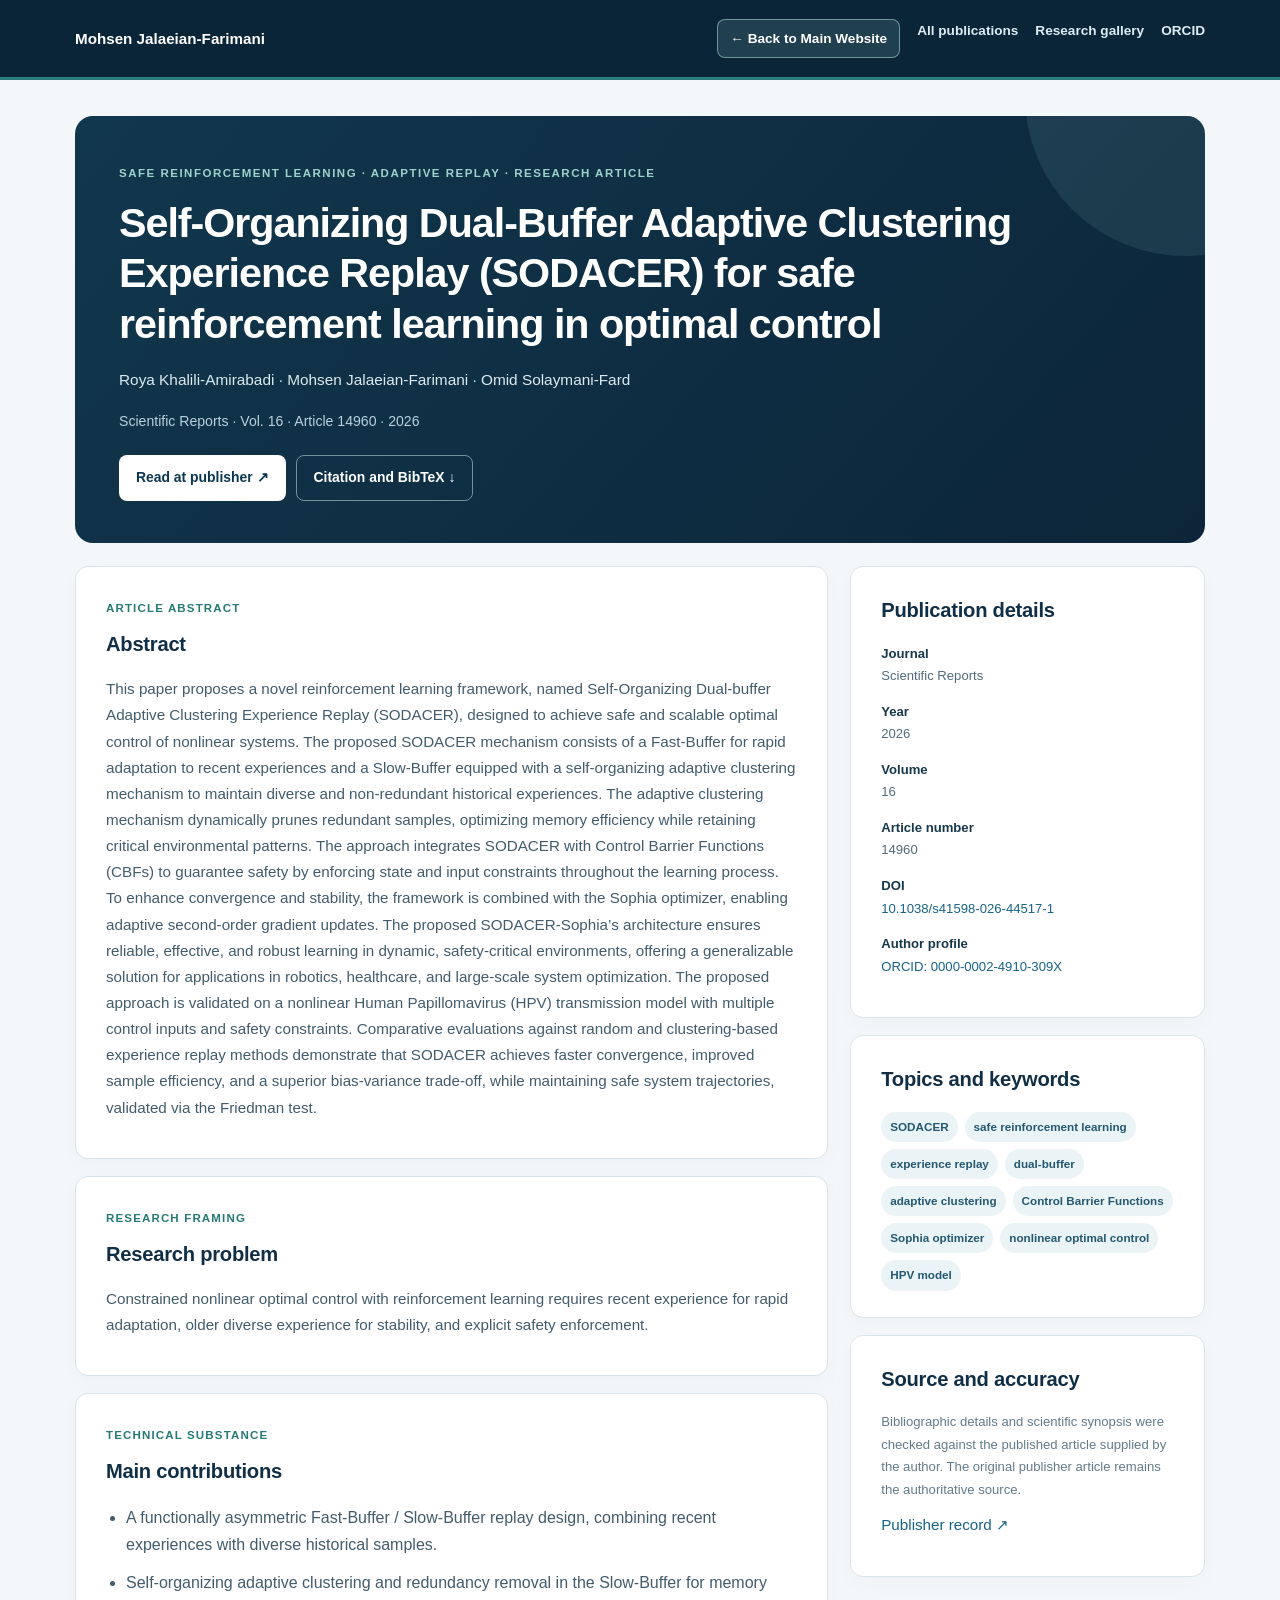
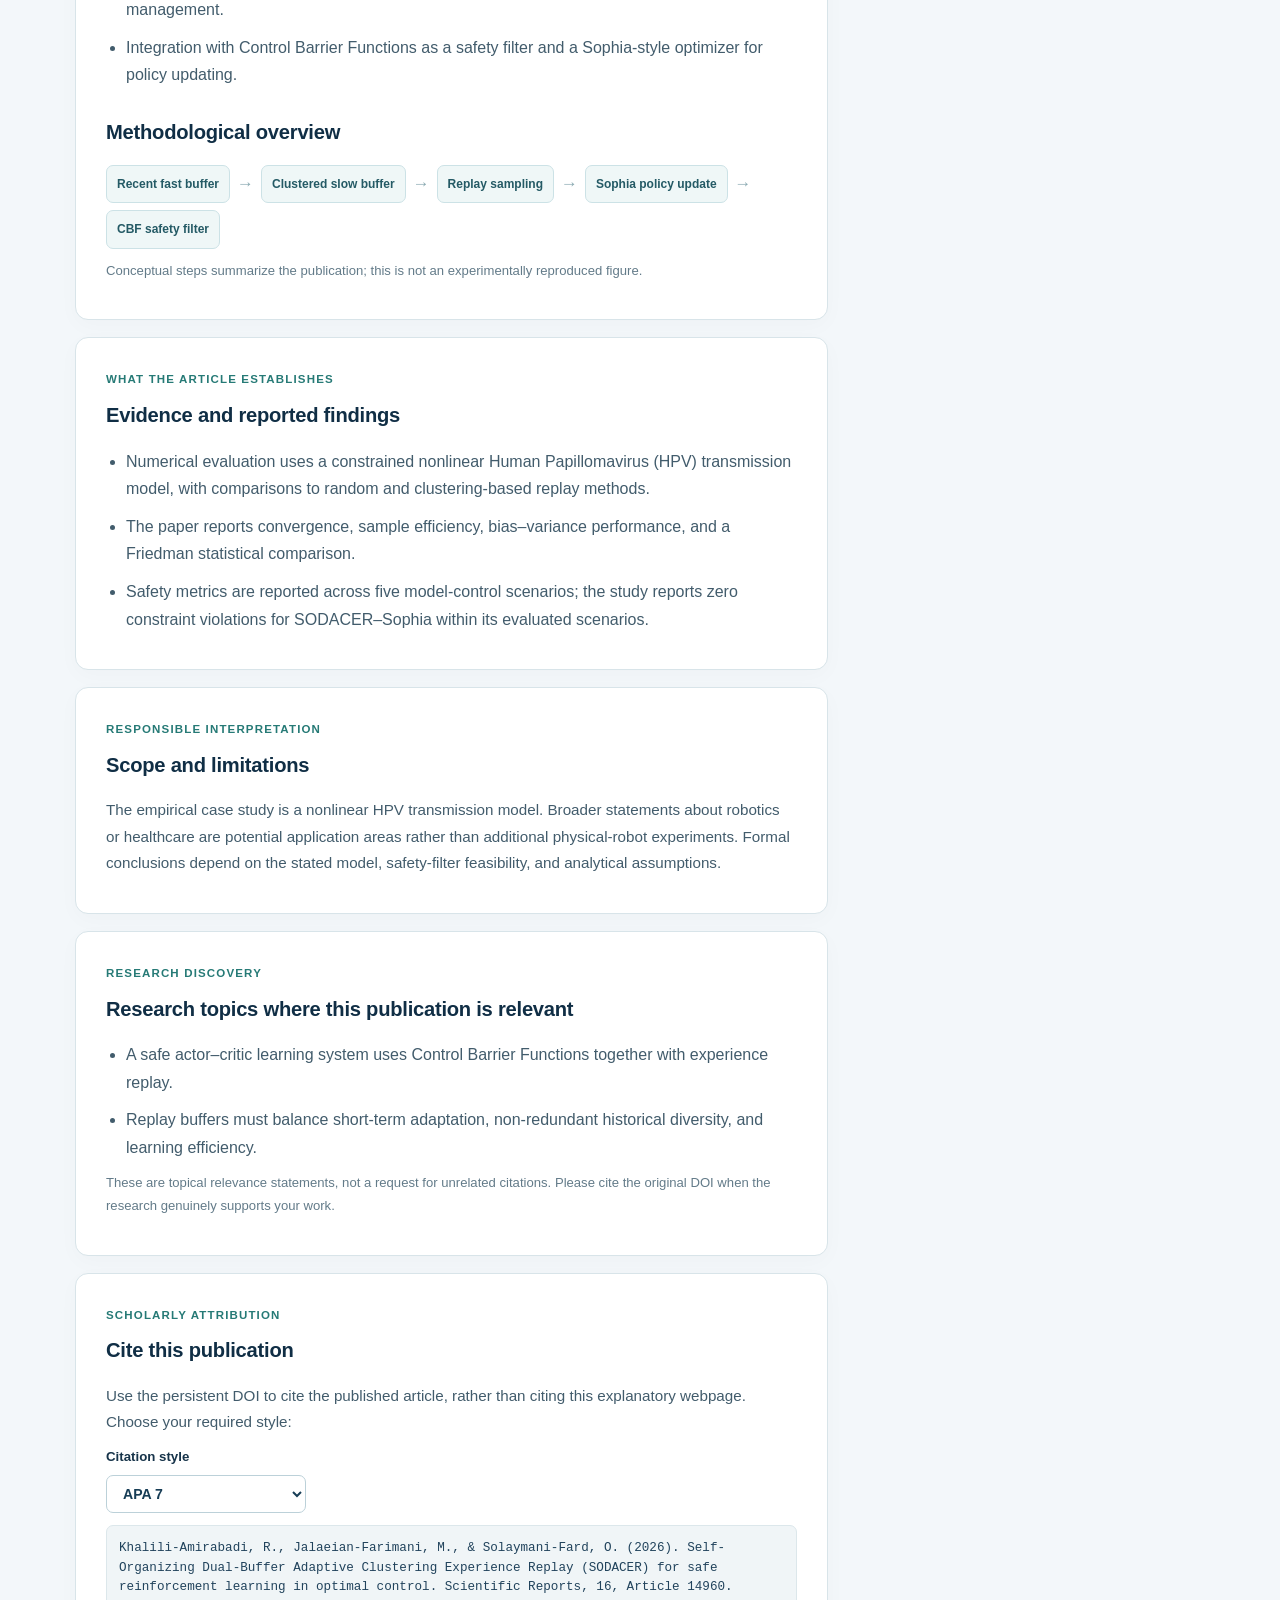
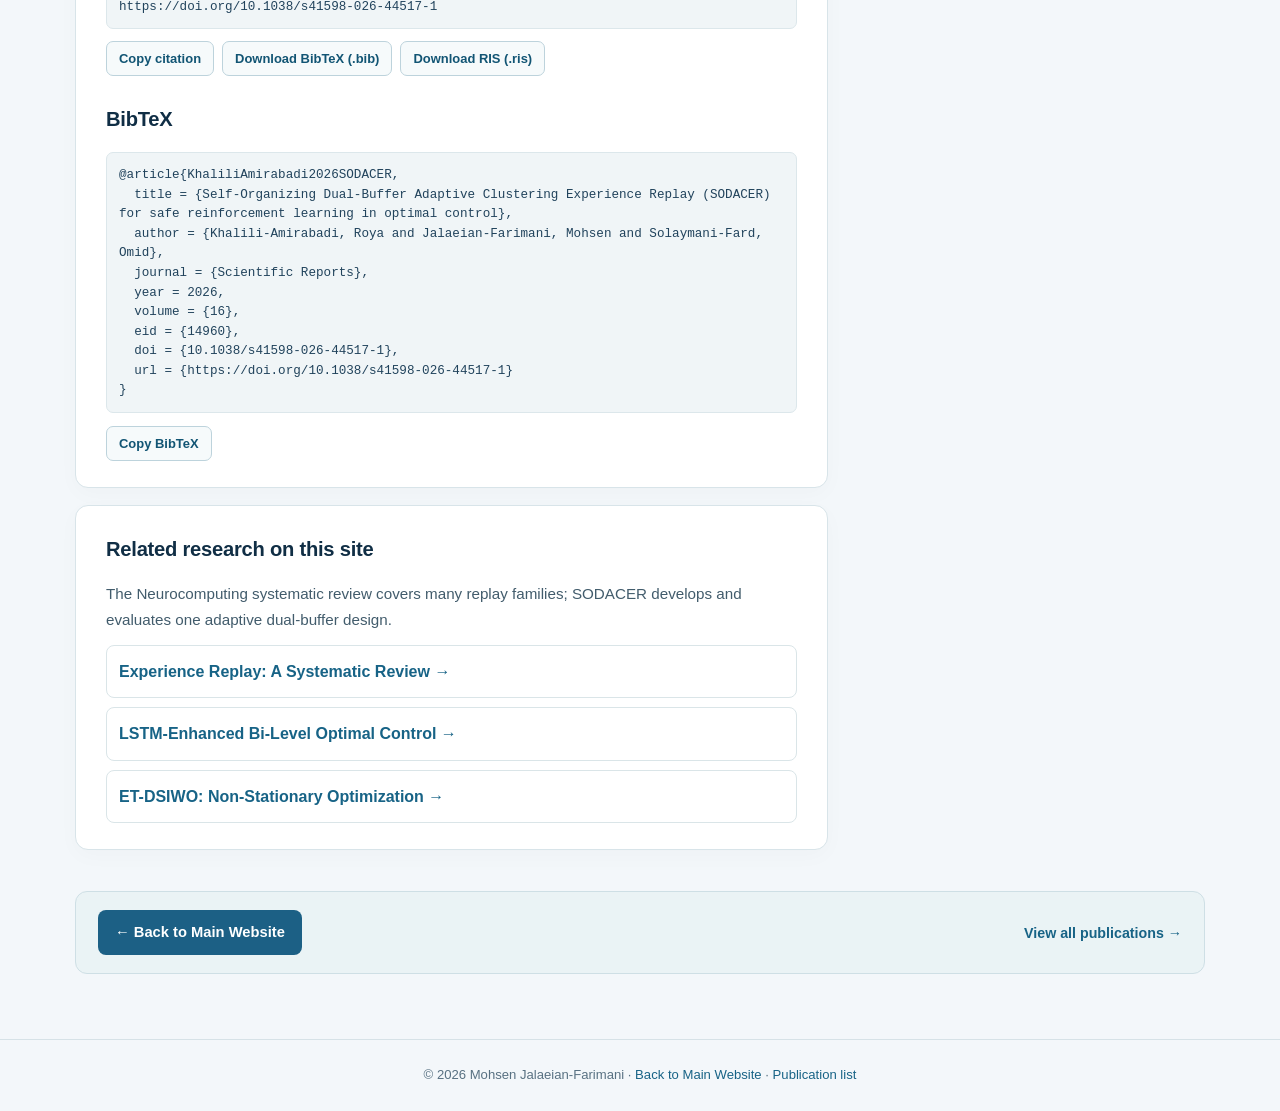
<file: papers/sodacer-safe-reinforcement-learning.html>
<!DOCTYPE html>
<html lang="en"><head><meta charset="utf-8"><meta name="viewport" content="width=device-width,initial-scale=1">
<title>Self-Organizing Dual-Buffer Adaptive Clustering Experience Replay (SODACER) for safe reinforcement learning in optimal control | Research by Mohsen Jalaeian-Farimani</title>
<meta name="description" content="Constrained nonlinear optimal control with reinforcement learning requires recent experience for rapid adaptation, older diverse experience for stability, and explicit safety enforcement. Publication details, methods, findings, DOI and citation downloads.">
<meta name="robots" content="index,follow,max-snippet:-1"><link rel="canonical" href="https://mohsenjalaeian.github.io/papers/sodacer-safe-reinforcement-learning.html">
<meta name="citation_title" content="Self-Organizing Dual-Buffer Adaptive Clustering Experience Replay (SODACER) for safe reinforcement learning in optimal control">
<meta name="citation_author" content="Roya Khalili-Amirabadi">
<meta name="citation_author" content="Mohsen Jalaeian-Farimani">
<meta name="citation_author" content="Omid Solaymani-Fard">
<meta name="citation_journal_title" content="Scientific Reports">
<meta name="citation_volume" content="16">
<meta name="citation_date" content="2026">
<meta name="citation_doi" content="10.1038/s41598-026-44517-1">
<meta name="citation_abstract_html_url" content="https://mohsenjalaeian.github.io/papers/sodacer-safe-reinforcement-learning.html">
<meta name="citation_article_number" content="14960">
<meta name="DC.title" content="Self-Organizing Dual-Buffer Adaptive Clustering Experience Replay (SODACER) for safe reinforcement learning in optimal control">
<meta name="DC.identifier" content="https://doi.org/10.1038/s41598-026-44517-1">
<meta property="og:type" content="article">
<meta property="og:title" content="Self-Organizing Dual-Buffer Adaptive Clustering Experience Replay (SODACER) for safe reinforcement learning in optimal control">
<meta property="og:description" content="Constrained nonlinear optimal control with reinforcement learning requires recent experience for rapid adaptation, older diverse experience for stability, and explicit safety enforcement.">
<meta property="og:url" content="https://mohsenjalaeian.github.io/papers/sodacer-safe-reinforcement-learning.html">
<script type="application/ld+json">{
  "@context": "https://schema.org",
  "@type": "ScholarlyArticle",
  "@id": "https://mohsenjalaeian.github.io/papers/sodacer-safe-reinforcement-learning.html#article",
  "mainEntityOfPage": {
    "@type": "WebPage",
    "@id": "https://mohsenjalaeian.github.io/papers/sodacer-safe-reinforcement-learning.html"
  },
  "headline": "Self-Organizing Dual-Buffer Adaptive Clustering Experience Replay (SODACER) for safe reinforcement learning in optimal control",
  "name": "Self-Organizing Dual-Buffer Adaptive Clustering Experience Replay (SODACER) for safe reinforcement learning in optimal control",
  "description": "Constrained nonlinear optimal control with reinforcement learning requires recent experience for rapid adaptation, older diverse experience for stability, and explicit safety enforcement. A functionally asymmetric Fast-Buffer / Slow-Buffer replay design, combining recent experiences with diverse historical samples.",
  "abstract": "This paper proposes a novel reinforcement learning framework, named Self-Organizing Dual-buffer Adaptive Clustering Experience Replay (SODACER), designed to achieve safe and scalable optimal control of nonlinear systems. The proposed SODACER mechanism consists of a Fast-Buffer for rapid adaptation to recent experiences and a Slow-Buffer equipped with a self-organizing adaptive clustering mechanism to maintain diverse and non-redundant historical experiences. The adaptive clustering mechanism dynamically prunes redundant samples, optimizing memory efficiency while retaining critical environmental patterns. The approach integrates SODACER with Control Barrier Functions (CBFs) to guarantee safety by enforcing state and input constraints throughout the learning process. To enhance convergence and stability, the framework is combined with the Sophia optimizer, enabling adaptive second-order gradient updates. The proposed SODACER-Sophia’s architecture ensures reliable, effective, and robust learning in dynamic, safety-critical environments, offering a generalizable solution for applications in robotics, healthcare, and large-scale system optimization. The proposed approach is validated on a nonlinear Human Papillomavirus (HPV) transmission model with multiple control inputs and safety constraints. Comparative evaluations against random and clustering-based experience replay methods demonstrate that SODACER achieves faster convergence, improved sample efficiency, and a superior bias-variance trade-off, while maintaining safe system trajectories, validated via the Friedman test.",
  "author": [
    {
      "@type": "Person",
      "name": "Roya Khalili-Amirabadi"
    },
    {
      "@type": "Person",
      "name": "Mohsen Jalaeian-Farimani",
      "sameAs": "https://orcid.org/0000-0002-4910-309X"
    },
    {
      "@type": "Person",
      "name": "Omid Solaymani-Fard"
    }
  ],
  "datePublished": "2026",
  "isPartOf": {
    "@type": "Periodical",
    "name": "Scientific Reports"
  },
  "volumeNumber": "16",
  "identifier": [
    {
      "@type": "PropertyValue",
      "propertyID": "DOI",
      "value": "10.1038/s41598-026-44517-1"
    },
    "https://doi.org/10.1038/s41598-026-44517-1"
  ],
  "sameAs": "https://doi.org/10.1038/s41598-026-44517-1",
  "url": "https://mohsenjalaeian.github.io/papers/sodacer-safe-reinforcement-learning.html",
  "keywords": [
    "SODACER",
    "safe reinforcement learning",
    "experience replay",
    "dual-buffer",
    "adaptive clustering",
    "Control Barrier Functions",
    "Sophia optimizer",
    "nonlinear optimal control",
    "HPV model"
  ],
  "inLanguage": "en",
  "articleSection": "Article 14960"
}</script>
<link rel="stylesheet" href="../assets/publications.css">
</head><body>
<header class="p-bar"><nav class="p-bar-inner" aria-label="Site navigation"><a class="p-brand" href="../index.html">Mohsen Jalaeian-Farimani</a><div class="p-links"><a class="p-home-link" href="../index.html">← Back to Main Website</a><a href="../index.html#publications">All publications</a><a href="../gallery.html">Research gallery</a><a href="https://orcid.org/0000-0002-4910-309X" target="_blank" rel="noopener noreferrer">ORCID</a></div></nav></header>
<main class="p-shell"><article>
<header class="p-hero"><span class="p-overline">Safe reinforcement learning · Adaptive replay · Research article</span><h1>Self-Organizing Dual-Buffer Adaptive Clustering Experience Replay (SODACER) for safe reinforcement learning in optimal control</h1>
<p class="p-authors">Roya Khalili-Amirabadi · Mohsen Jalaeian-Farimani · Omid Solaymani-Fard</p><p class="p-biblio">Scientific Reports · Vol. 16 · Article 14960 · 2026</p>
<div class="p-hero-cta"><a class="p-action" href="https://doi.org/10.1038/s41598-026-44517-1" target="_blank" rel="noopener noreferrer">Read at publisher ↗</a><a class="p-action p-action-outline" href="#citation">Citation and BibTeX ↓</a></div></header>
<div class="p-body"><div class="p-main">
<section class="p-card p-abstract" aria-labelledby="abstract"><div class="p-tagline">Article abstract</div><h2 id="abstract">Abstract</h2><p>This paper proposes a novel reinforcement learning framework, named Self-Organizing Dual-buffer Adaptive Clustering Experience Replay (SODACER), designed to achieve safe and scalable optimal control of nonlinear systems. The proposed SODACER mechanism consists of a Fast-Buffer for rapid adaptation to recent experiences and a Slow-Buffer equipped with a self-organizing adaptive clustering mechanism to maintain diverse and non-redundant historical experiences. The adaptive clustering mechanism dynamically prunes redundant samples, optimizing memory efficiency while retaining critical environmental patterns. The approach integrates SODACER with Control Barrier Functions (CBFs) to guarantee safety by enforcing state and input constraints throughout the learning process. To enhance convergence and stability, the framework is combined with the Sophia optimizer, enabling adaptive second-order gradient updates. The proposed SODACER-Sophia’s architecture ensures reliable, effective, and robust learning in dynamic, safety-critical environments, offering a generalizable solution for applications in robotics, healthcare, and large-scale system optimization. The proposed approach is validated on a nonlinear Human Papillomavirus (HPV) transmission model with multiple control inputs and safety constraints. Comparative evaluations against random and clustering-based experience replay methods demonstrate that SODACER achieves faster convergence, improved sample efficiency, and a superior bias-variance trade-off, while maintaining safe system trajectories, validated via the Friedman test.</p></section>
<section class="p-card" aria-labelledby="research-question"><div class="p-tagline">Research framing</div><h2 id="research-question">Research problem</h2><p>Constrained nonlinear optimal control with reinforcement learning requires recent experience for rapid adaptation, older diverse experience for stability, and explicit safety enforcement.</p></section>
<section class="p-card" aria-labelledby="contributions"><div class="p-tagline">Technical substance</div><h2 id="contributions">Main contributions</h2><ul><li>A functionally asymmetric Fast-Buffer / Slow-Buffer replay design, combining recent experiences with diverse historical samples.</li><li>Self-organizing adaptive clustering and redundancy removal in the Slow-Buffer for memory management.</li><li>Integration with Control Barrier Functions as a safety filter and a Sophia-style optimizer for policy updating.</li></ul><h2 style="margin-top:26px">Methodological overview</h2><div class="p-flow" aria-label="Conceptual sequence of the method"><span class="p-step">Recent fast buffer</span><span class="p-arrow" aria-hidden="true">→</span><span class="p-step">Clustered slow buffer</span><span class="p-arrow" aria-hidden="true">→</span><span class="p-step">Replay sampling</span><span class="p-arrow" aria-hidden="true">→</span><span class="p-step">Sophia policy update</span><span class="p-arrow" aria-hidden="true">→</span><span class="p-step">CBF safety filter</span></div><p class="p-note">Conceptual steps summarize the publication; this is not an experimentally reproduced figure.</p></section>
<section class="p-card" aria-labelledby="evidence"><div class="p-tagline">What the article establishes</div><h2 id="evidence">Evidence and reported findings</h2><ul><li>Numerical evaluation uses a constrained nonlinear Human Papillomavirus (HPV) transmission model, with comparisons to random and clustering-based replay methods.</li><li>The paper reports convergence, sample efficiency, bias–variance performance, and a Friedman statistical comparison.</li><li>Safety metrics are reported across five model-control scenarios; the study reports zero constraint violations for SODACER–Sophia within its evaluated scenarios.</li></ul></section>
<section class="p-card" aria-labelledby="scope"><div class="p-tagline">Responsible interpretation</div><h2 id="scope">Scope and limitations</h2><p>The empirical case study is a nonlinear HPV transmission model. Broader statements about robotics or healthcare are potential application areas rather than additional physical-robot experiments. Formal conclusions depend on the stated model, safety-filter feasibility, and analytical assumptions.</p></section>
<section class="p-card" aria-labelledby="relevance"><div class="p-tagline">Research discovery</div><h2 id="relevance">Research topics where this publication is relevant</h2><ul><li>A safe actor–critic learning system uses Control Barrier Functions together with experience replay.</li><li>Replay buffers must balance short-term adaptation, non-redundant historical diversity, and learning efficiency.</li></ul><p class="p-note">These are topical relevance statements, not a request for unrelated citations. Please cite the original DOI when the research genuinely supports your work.</p></section>
<section class="p-card" id="citation"><div class="p-tagline">Scholarly attribution</div><h2>Cite this publication</h2><p>Use the persistent DOI to cite the published article, rather than citing this explanatory webpage. Choose your required style:</p><label for="citation-style" style="display:block;font-size:.83rem;font-weight:800;margin-bottom:6px">Citation style</label><select id="citation-style" class="p-select" aria-label="Choose citation style"><option value="APA 7">APA 7</option><option value="IEEE">IEEE</option><option value="Vancouver">Vancouver</option><option value="Harvard">Harvard</option></select><div class="p-code" id="citation-text" aria-live="polite">Khalili-Amirabadi, R., Jalaeian-Farimani, M., &amp; Solaymani-Fard, O. (2026). Self-Organizing Dual-Buffer Adaptive Clustering Experience Replay (SODACER) for safe reinforcement learning in optimal control. Scientific Reports, 16, Article 14960. https://doi.org/10.1038/s41598-026-44517-1</div><script type="application/json" id="citation-formats">{"APA 7": "Khalili-Amirabadi, R., Jalaeian-Farimani, M., & Solaymani-Fard, O. (2026). Self-Organizing Dual-Buffer Adaptive Clustering Experience Replay (SODACER) for safe reinforcement learning in optimal control. Scientific Reports, 16, Article 14960. https://doi.org/10.1038/s41598-026-44517-1", "IEEE": "R. Khalili-Amirabadi, M. Jalaeian-Farimani and O. Solaymani-Fard, “Self-Organizing Dual-Buffer Adaptive Clustering Experience Replay (SODACER) for safe reinforcement learning in optimal control,” Scientific Reports, vol. 16, Art. no. 14960, 2026, doi: 10.1038/s41598-026-44517-1.", "Vancouver": "Khalili-Amirabadi R, Jalaeian-Farimani M, Solaymani-Fard O. Self-Organizing Dual-Buffer Adaptive Clustering Experience Replay (SODACER) for safe reinforcement learning in optimal control. Scientific Reports. 2026;16:14960. doi:10.1038/s41598-026-44517-1.", "Harvard": "Khalili-Amirabadi, R., Jalaeian-Farimani, M. and Solaymani-Fard, O. (2026) “Self-Organizing Dual-Buffer Adaptive Clustering Experience Replay (SODACER) for safe reinforcement learning in optimal control”, Scientific Reports, 16, Article 14960. doi: 10.1038/s41598-026-44517-1."}</script><div class="p-buttons"><button class="p-button" id="copy-citation" type="button">Copy citation</button><a class="p-button" download href="sodacer-safe-reinforcement-learning.bib">Download BibTeX (.bib)</a><a class="p-button" download href="sodacer-safe-reinforcement-learning.ris">Download RIS (.ris)</a></div><h2 style="margin-top:26px">BibTeX</h2><pre class="p-code" id="bibtex">@article{KhaliliAmirabadi2026SODACER,
  title = {Self-Organizing Dual-Buffer Adaptive Clustering Experience Replay (SODACER) for safe reinforcement learning in optimal control},
  author = {Khalili-Amirabadi, Roya and Jalaeian-Farimani, Mohsen and Solaymani-Fard, Omid},
  journal = {Scientific Reports},
  year = 2026,
  volume = {16},
  eid = {14960},
  doi = {10.1038/s41598-026-44517-1},
  url = {https://doi.org/10.1038/s41598-026-44517-1}
}
</pre><div class="p-buttons"><button class="p-button" id="copy-bibtex" type="button">Copy BibTeX</button></div></section>
<section class="p-card p-related"><h2>Related research on this site</h2><p>The Neurocomputing systematic review covers many replay families; SODACER develops and evaluates one adaptive dual-buffer design.</p><a href="experience-replay-systematic-review.html">Experience Replay: A Systematic Review →</a><a href="lstm-bilevel-optimal-control.html">LSTM-Enhanced Bi-Level Optimal Control →</a><a href="et-dsiwo-dynamic-optimization.html">ET-DSIWO: Non-Stationary Optimization →</a></section>
</div><aside class="p-aside" aria-label="Bibliographic data and research keywords">
<section class="p-card"><h2>Publication details</h2><dl class="p-mini"><dt>Journal</dt><dd>Scientific Reports</dd><dt>Year</dt><dd>2026</dd><dt>Volume</dt><dd>16</dd><dt>Article number</dt><dd>14960</dd><dt>DOI</dt><dd><a href="https://doi.org/10.1038/s41598-026-44517-1" target="_blank" rel="noopener noreferrer">10.1038/s41598-026-44517-1</a></dd><dt>Author profile</dt><dd><a href="https://orcid.org/0000-0002-4910-309X" target="_blank" rel="noopener noreferrer">ORCID: 0000-0002-4910-309X</a></dd></dl></section>
<section class="p-card"><h2>Topics and keywords</h2><div class="p-tags"><span class="p-chip">SODACER</span><span class="p-chip">safe reinforcement learning</span><span class="p-chip">experience replay</span><span class="p-chip">dual-buffer</span><span class="p-chip">adaptive clustering</span><span class="p-chip">Control Barrier Functions</span><span class="p-chip">Sophia optimizer</span><span class="p-chip">nonlinear optimal control</span><span class="p-chip">HPV model</span></div></section><section class="p-card"><h2>Source and accuracy</h2><p class="p-note">Bibliographic details and scientific synopsis were checked against the published article supplied by the author. The original publisher article remains the authoritative source.</p><p><a href="https://doi.org/10.1038/s41598-026-44517-1" target="_blank" rel="noopener noreferrer">Publisher record ↗</a></p></section>
</aside></div></article>
<nav class="p-return-navigation" aria-label="Return to main website and publications">
  <a class="p-return-home" href="../index.html">← Back to Main Website</a>
  <a class="p-return-list" href="../index.html#publications">View all publications →</a>
</nav>
</main><footer class="p-footer">© 2026 Mohsen Jalaeian-Farimani · <a href="../index.html">Back to Main Website</a> · <a href="../index.html#publications">Publication list</a></footer>
<script>(()=>{const dropdown=document.getElementById('citation-style'),formats=JSON.parse(document.getElementById('citation-formats').textContent);dropdown.addEventListener('change',()=>{document.getElementById('citation-text').textContent=formats[dropdown.value]});for(const [id,target] of [['copy-citation','citation-text'],['copy-bibtex','bibtex']]){const btn=document.getElementById(id);btn.addEventListener('click',async()=>{const str=document.getElementById(target).innerText;try{await navigator.clipboard.writeText(str);btn.textContent='Copied ✓';setTimeout(()=>btn.textContent=id==='copy-bibtex'?'Copy BibTeX':'Copy citation',1600)}catch(e){btn.textContent='Select text above to copy'}})}})();</script>
</body></html>
</file>
<file: assets/publications.css>
:root{--ink:#17344a;--dark:#0b2538;--blue:#1c6085;--teal:#287e7b;--muted:#5e7485;--line:#d8e4e9;--bg:#f3f7fa;--white:#fff}
*{box-sizing:border-box}html{scroll-behavior:smooth}body{margin:0;font-family:Inter,"Segoe UI",Arial,sans-serif;color:var(--ink);background:var(--bg);line-height:1.72}a{color:#176386;text-decoration:none}a:hover{text-decoration:underline}a:focus-visible,button:focus-visible{outline:3px solid #319e92;outline-offset:4px}
.p-bar{background:#0b2538;color:#e8f2f6;border-bottom:3px solid #287e7b}.p-bar-inner{max-width:1190px;margin:auto;padding:19px 30px;display:flex;justify-content:space-between;align-items:center;gap:15px;flex-wrap:wrap}.p-brand{color:white;font-weight:800;font-size:.95rem}.p-brand:hover{color:white}.p-links{display:flex;gap:17px;flex-wrap:wrap}.p-links a{color:#dcecf2;font-weight:650;font-size:.85rem}
.p-shell{max-width:1190px;padding:36px 30px 65px;margin:0 auto}.p-hero{padding:42px 44px;border-radius:18px;background:linear-gradient(132deg,#11374d,#0c2539);color:#fff;position:relative;overflow:hidden}.p-hero:after{content:"";position:absolute;width:320px;height:320px;border-radius:50%;right:-140px;top:-180px;background:rgba(136,196,192,.12);pointer-events:none}.p-overline{font-size:.72rem;letter-spacing:.13em;text-transform:uppercase;font-weight:800;color:#9dd1cd}.p-hero h1{font-size:clamp(1.65rem,3.45vw,2.58rem);line-height:1.22;max-width:900px;margin:12px 0 18px;letter-spacing:-.025em}.p-authors{font-size:.96rem;color:#dcebf1;max-width:890px}.p-biblio{color:#b8d1df;font-size:.88rem;margin-top:9px}.p-hero-cta{margin-top:22px;display:flex;gap:10px;flex-wrap:wrap}.p-action{display:inline-flex;gap:8px;align-items:center;padding:10px 17px;border-radius:8px;background:#fff;color:#0b364f;font-weight:750;font-size:.87rem}.p-action:hover{background:#e6f5f3;text-decoration:none}.p-action-outline{background:transparent;color:#fff;border:1px solid #71929f}.p-action-outline:hover{background:rgba(255,255,255,.12);color:#fff}
.p-body{display:grid;grid-template-columns:minmax(0,1.55fr) minmax(260px,.73fr);gap:22px;margin-top:23px;align-items:start}.p-main{min-width:0}.p-card{background:#fff;padding:26px 30px;border:1px solid var(--line);border-radius:13px;margin-bottom:17px;box-shadow:0 6px 22px rgba(12,37,56,.025)}.p-card h2{font-size:1.26rem;margin:0 0 15px;color:#102e45;letter-spacing:-.012em}.p-card p{margin:11px 0;color:#425c6c;font-size:.95rem}.p-card ul{margin:10px 0 0;padding-left:20px;color:#425c6c}.p-card li{margin:0 0 10px}.p-card strong{color:#19394e}.p-abstract p{margin:11px 0}.p-tagline{display:inline-block;font-size:.72rem;text-transform:uppercase;letter-spacing:.1em;font-weight:800;color:#267a76;margin-bottom:8px}.p-flow{display:flex;gap:7px;flex-wrap:wrap;align-items:center;margin-top:13px}.p-step{padding:8px 10px;border-radius:7px;border:1px solid #cce2e6;background:#eff7f7;font-size:.75rem;font-weight:700;color:#245a65}.p-arrow{font-size:1.06rem;color:#8cabb3}.p-aside{position:sticky;top:20px}.p-mini{font-size:.82rem;color:#526c7c}.p-mini dt{font-weight:800;color:#17384b;margin-top:13px}.p-mini dd{margin:0;overflow-wrap:anywhere}.p-buttons{display:flex;flex-wrap:wrap;gap:8px;margin-top:12px}.p-button{border:1px solid #bdd3dc;border-radius:7px;background:#f6fafb;padding:9px 12px;font:700 .81rem Inter,"Segoe UI",Arial,sans-serif;color:#125574;cursor:pointer;text-decoration:none;display:inline-block}.p-button:hover{background:#e8f2f5;text-decoration:none}.p-select{display:block;margin-bottom:12px;padding:9px 12px;border:1px solid #bcd1d9;background:#fff;color:#173d56;border-radius:7px;font:700 .88rem Inter,"Segoe UI",Arial,sans-serif;min-width:200px}.p-tags{display:flex;flex-wrap:wrap;gap:7px;margin-top:9px}.p-chip{font-size:.73rem;padding:5px 9px;border-radius:99px;background:#eaf3f5;color:#245872;font-weight:650}.p-code{white-space:pre-wrap;overflow-wrap:anywhere;background:#f0f5f7;border:1px solid #dce7eb;border-radius:7px;padding:12px;font: .79rem/1.55 ui-monospace,Consolas,monospace;color:#21435c;max-height:320px;overflow:auto}.p-related a{display:block;padding:12px;border-radius:8px;border:1px solid #dae5e8;margin-top:9px;font-weight:650}.p-related a:hover{text-decoration:none;background:#eff7f7}.p-note{color:#637b89!important;font-size:.82rem!important}.p-footer{border-top:1px solid #d6e2e7;padding:24px;text-align:center;font-size:.82rem;color:#587182}.p-two-col{display:grid;grid-template-columns:1fr 1fr;gap:17px}@media(max-width:840px){.p-body{grid-template-columns:1fr}.p-aside{position:static}.p-shell{padding:19px 15px 40px}.p-hero{padding:28px 24px}.p-card{padding:22px 20px}.p-bar-inner{padding:15px}.p-two-col{grid-template-columns:1fr}}@media print{.p-bar,.p-hero-cta,.p-button{display:none}.p-body{display:block}.p-card{break-inside:avoid}}

/* Explicit return navigation for individual publication pages */
.p-home-link{display:inline-flex;align-items:center;padding:7px 12px;border:1px solid rgba(163,215,208,.58);border-radius:8px;background:rgba(136,196,192,.17);font-weight:800!important;color:#fff!important}
.p-home-link:hover,.p-home-link:focus-visible{background:rgba(136,196,192,.33);color:#fff!important;text-decoration:none}
.p-return-navigation{margin:24px 0 0;padding:18px 22px;display:flex;align-items:center;justify-content:space-between;flex-wrap:wrap;gap:14px;border:1px solid #cedfe5;background:#eaf3f5;border-radius:12px}
.p-return-home{display:inline-flex;align-items:center;padding:10px 17px;border-radius:8px;background:var(--blue);color:#fff;font-weight:800;font-size:.92rem}
.p-return-home:hover,.p-return-home:focus-visible{background:#104766;color:#fff;text-decoration:none}
.p-return-list{font-size:.89rem;font-weight:700}
@media(max-width:560px){.p-return-navigation{padding:17px}.p-return-home{width:100%;justify-content:center}.p-return-list{width:100%;text-align:center}}
</file>
